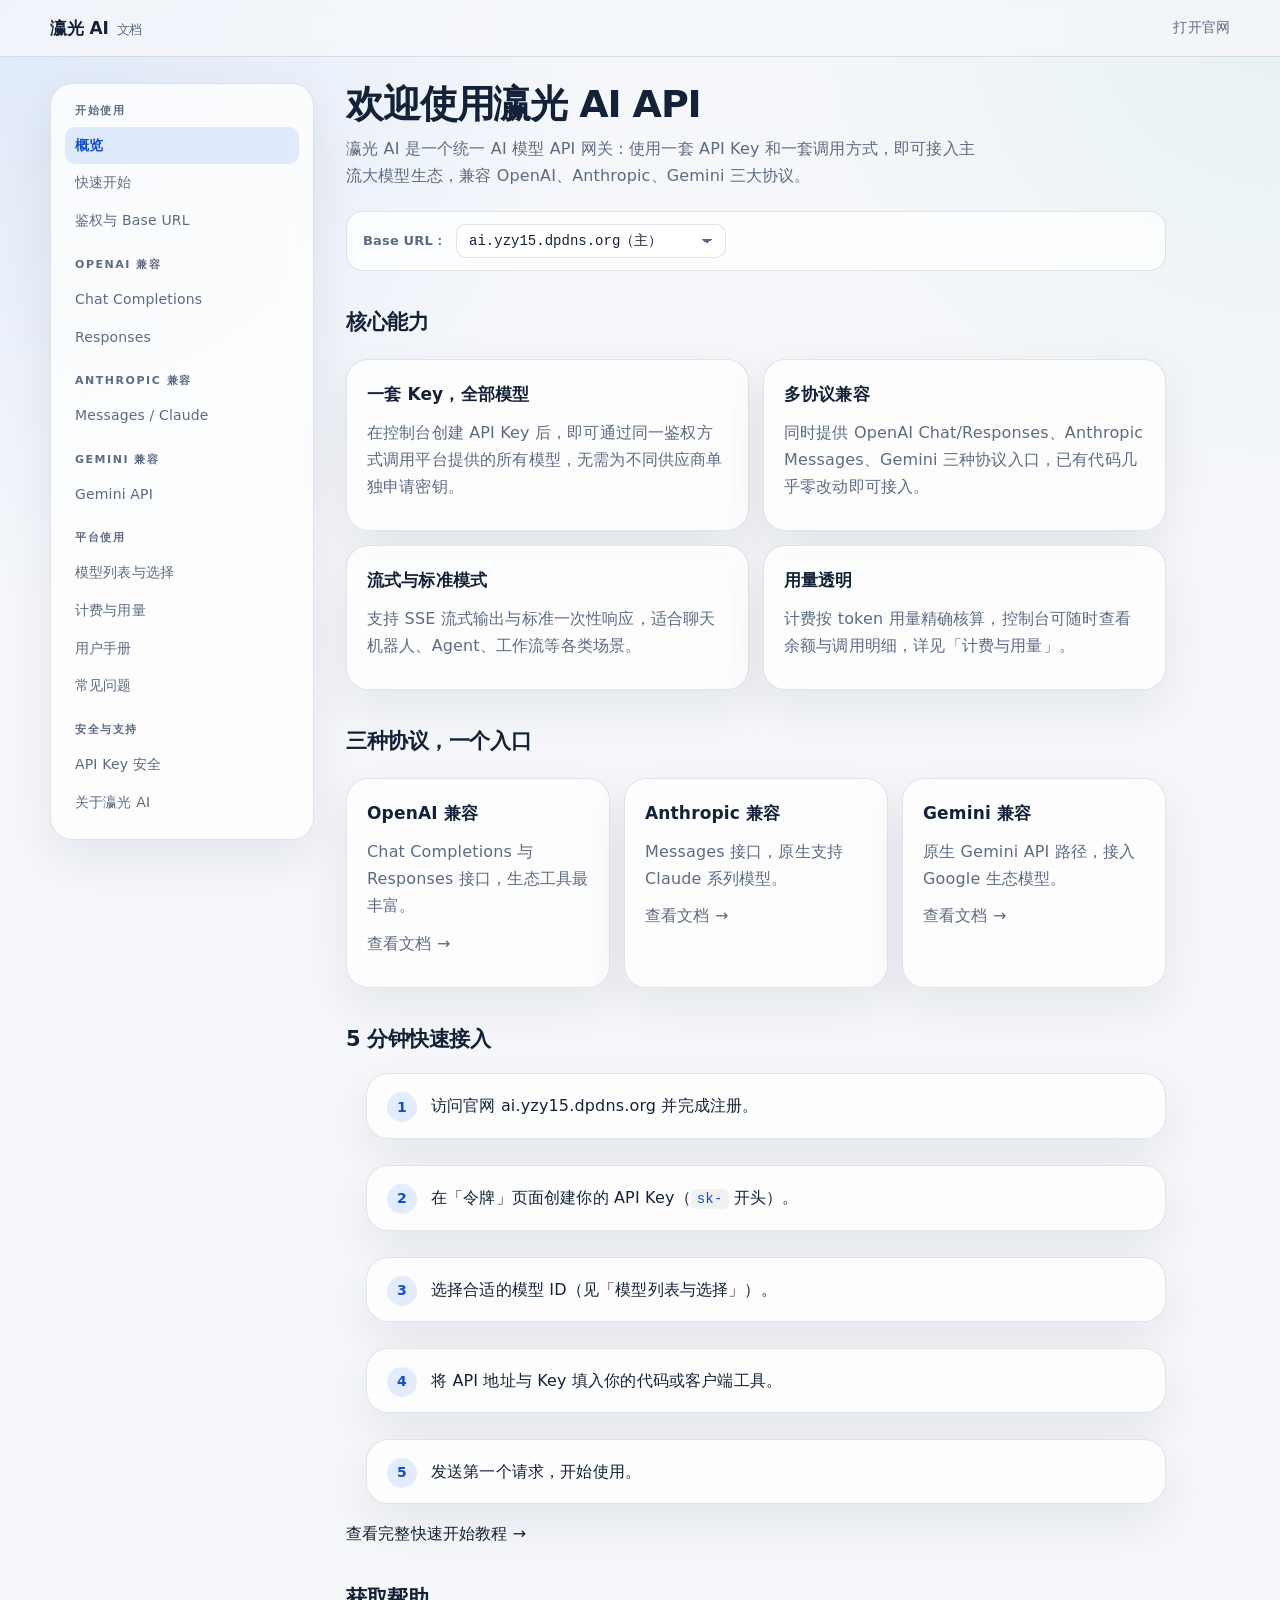
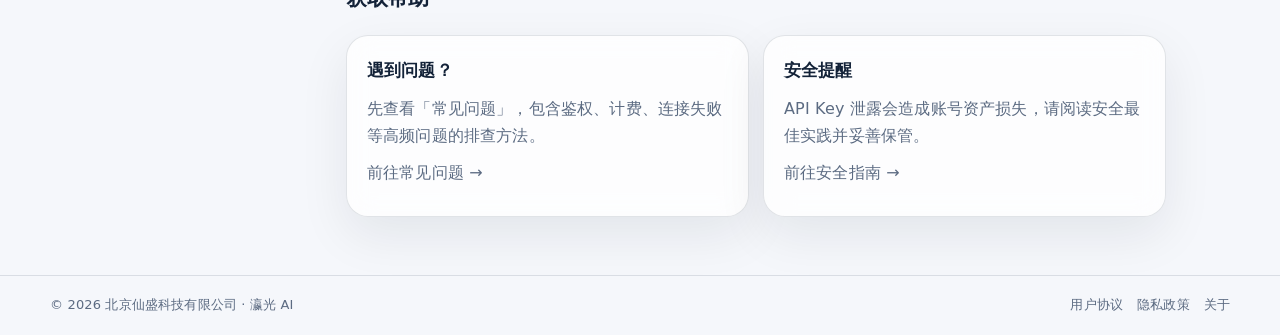
<file: index.html>
<!doctype html>
<html lang="zh-CN">
<head>
  <meta charset="utf-8">
  <meta name="viewport" content="width=device-width, initial-scale=1">
  <meta name="color-scheme" content="light dark">
  <meta name="description" content="瀛光 AI API 文档——统一兼容 OpenAI、Anthropic、Gemini 协议的 AI 模型 API 网关。">
  <title>文档概览 | 瀛光 AI</title>
  <link rel="stylesheet" href="assets/style.css">
</head>
<body data-page="index">
  <header class="docs-topbar">
    <div class="docs-topbar-inner">
      <a class="brand-link" href="index.html">瀛光 AI<span>文档</span></a>
      <div class="topbar-actions">
        <a class="topbar-link" href="https://ai.yzy15.dpdns.org" target="_blank" rel="noreferrer">打开官网</a>
        <button class="docs-menu-btn" type="button" aria-expanded="false">导航</button>
      </div>
    </div>
  </header>

  <div class="docs-layout">
    <div class="backdrop"></div>
    <aside class="docs-sidebar" id="docsSidebar" aria-label="文档导航">
      <div class="docs-sidebar-head"><span>文档导航</span><button class="docs-close-btn" type="button" aria-label="关闭导航">×</button></div>
      <nav>
        <div class="nav-group">
          <div class="nav-group-title">开始使用</div>
          <a href="index.html" data-nav-page="index">概览</a>
          <a href="quickstart.html" data-nav-page="quickstart">快速开始</a>
          <a href="authentication.html" data-nav-page="authentication">鉴权与 Base URL</a>
        </div>
        <div class="nav-group">
          <div class="nav-group-title">OpenAI 兼容</div>
          <a href="openai-chat.html" data-nav-page="openai-chat">Chat Completions</a>
          <a href="openai-responses.html" data-nav-page="openai-responses">Responses</a>
        </div>
        <div class="nav-group">
          <div class="nav-group-title">Anthropic 兼容</div>
          <a href="anthropic.html" data-nav-page="anthropic">Messages / Claude</a>
        </div>
        <div class="nav-group">
          <div class="nav-group-title">Gemini 兼容</div>
          <a href="gemini.html" data-nav-page="gemini">Gemini API</a>
        </div>
        <div class="nav-group">
          <div class="nav-group-title">平台使用</div>
          <a href="models.html" data-nav-page="models">模型列表与选择</a>
          <a href="billing.html" data-nav-page="billing">计费与用量</a>
          <a href="user-guide.html" data-nav-page="user-guide">用户手册</a>
          <a href="faq.html" data-nav-page="faq">常见问题</a>
        </div>
        <div class="nav-group">
          <div class="nav-group-title">安全与支持</div>
          <a href="security.html" data-nav-page="security">API Key 安全</a>
          <a href="about.html" data-nav-page="about">关于瀛光 AI</a>
        </div>
      </nav>
    </aside>

    <main class="docs-main">
      <div class="docs-content">
        <h1>欢迎使用瀛光 AI API</h1>
        <p class="lead">瀛光 AI 是一个统一 AI 模型 API 网关：使用一套 API Key 和一套调用方式，即可接入主流大模型生态，兼容 OpenAI、Anthropic、Gemini 三大协议。</p>

        <div class="base-url-picker" id="baseUrlPicker">
          <label for="baseUrlSelect">Base URL：</label>
          <select id="baseUrlSelect" aria-label="选择 API 地址">
            <option value="https://ai.yzy15.dpdns.org">ai.yzy15.dpdns.org（主）</option>
            <option value="https://aio.yzy15.dpdns.org">aio.yzy15.dpdns.org（备）</option>
            <option value="https://aicn.yzy15.dpdns.org">aicn.yzy15.dpdns.org（CN2）</option>
          </select>
        </div>

        <h2>核心能力</h2>
        <div class="docs-grid cols-2">
          <div class="docs-card">
            <h3>一套 Key，全部模型</h3>
            <p>在控制台创建 API Key 后，即可通过同一鉴权方式调用平台提供的所有模型，无需为不同供应商单独申请密钥。</p>
          </div>
          <div class="docs-card">
            <h3>多协议兼容</h3>
            <p>同时提供 OpenAI Chat/Responses、Anthropic Messages、Gemini 三种协议入口，已有代码几乎零改动即可接入。</p>
          </div>
          <div class="docs-card">
            <h3>流式与标准模式</h3>
            <p>支持 SSE 流式输出与标准一次性响应，适合聊天机器人、Agent、工作流等各类场景。</p>
          </div>
          <div class="docs-card">
            <h3>用量透明</h3>
            <p>计费按 token 用量精确核算，控制台可随时查看余额与调用明细，详见「计费与用量」。</p>
          </div>
        </div>

        <h2>三种协议，一个入口</h2>
        <div class="docs-grid cols-3">
          <div class="docs-card">
            <h3>OpenAI 兼容</h3>
            <p>Chat Completions 与 Responses 接口，生态工具最丰富。</p>
            <p><a href="openai-chat.html">查看文档 →</a></p>
          </div>
          <div class="docs-card">
            <h3>Anthropic 兼容</h3>
            <p>Messages 接口，原生支持 Claude 系列模型。</p>
            <p><a href="anthropic.html">查看文档 →</a></p>
          </div>
          <div class="docs-card">
            <h3>Gemini 兼容</h3>
            <p>原生 Gemini API 路径，接入 Google 生态模型。</p>
            <p><a href="gemini.html">查看文档 →</a></p>
          </div>
        </div>

        <h2>5 分钟快速接入</h2>
        <ol class="docs-steps">
          <li>访问官网 <a href="https://ai.yzy15.dpdns.org" target="_blank" rel="noreferrer">ai.yzy15.dpdns.org</a> 并完成注册。</li>
          <li>在「令牌」页面创建你的 API Key（<code>sk-</code> 开头）。</li>
          <li>选择合适的模型 ID（见「模型列表与选择」）。</li>
          <li>将 API 地址与 Key 填入你的代码或客户端工具。</li>
          <li>发送第一个请求，开始使用。</li>
        </ol>
        <p><a href="quickstart.html">查看完整快速开始教程 →</a></p>

        <h2>获取帮助</h2>
        <div class="docs-grid cols-2">
          <div class="docs-card">
            <h3>遇到问题？</h3>
            <p>先查看「常见问题」，包含鉴权、计费、连接失败等高频问题的排查方法。</p>
            <p><a href="faq.html">前往常见问题 →</a></p>
          </div>
          <div class="docs-card">
            <h3>安全提醒</h3>
            <p>API Key 泄露会造成账号资产损失，请阅读安全最佳实践并妥善保管。</p>
            <p><a href="security.html">前往安全指南 →</a></p>
          </div>
        </div>
      </div>
    </main>
  </div>

  <footer class="docs-footer">
    <div class="docs-footer-inner">
      <span>© 2026 北京仙盛科技有限公司 · 瀛光 AI</span>
      <div class="footer-links">
        <a href="用户协议.txt">用户协议</a>
        <a href="隐私政策.txt">隐私政策</a>
        <a href="about.html">关于</a>
      </div>
    </div>
  </footer>
  <script src="assets/docs.js"></script>
</body>
</html>
</file>
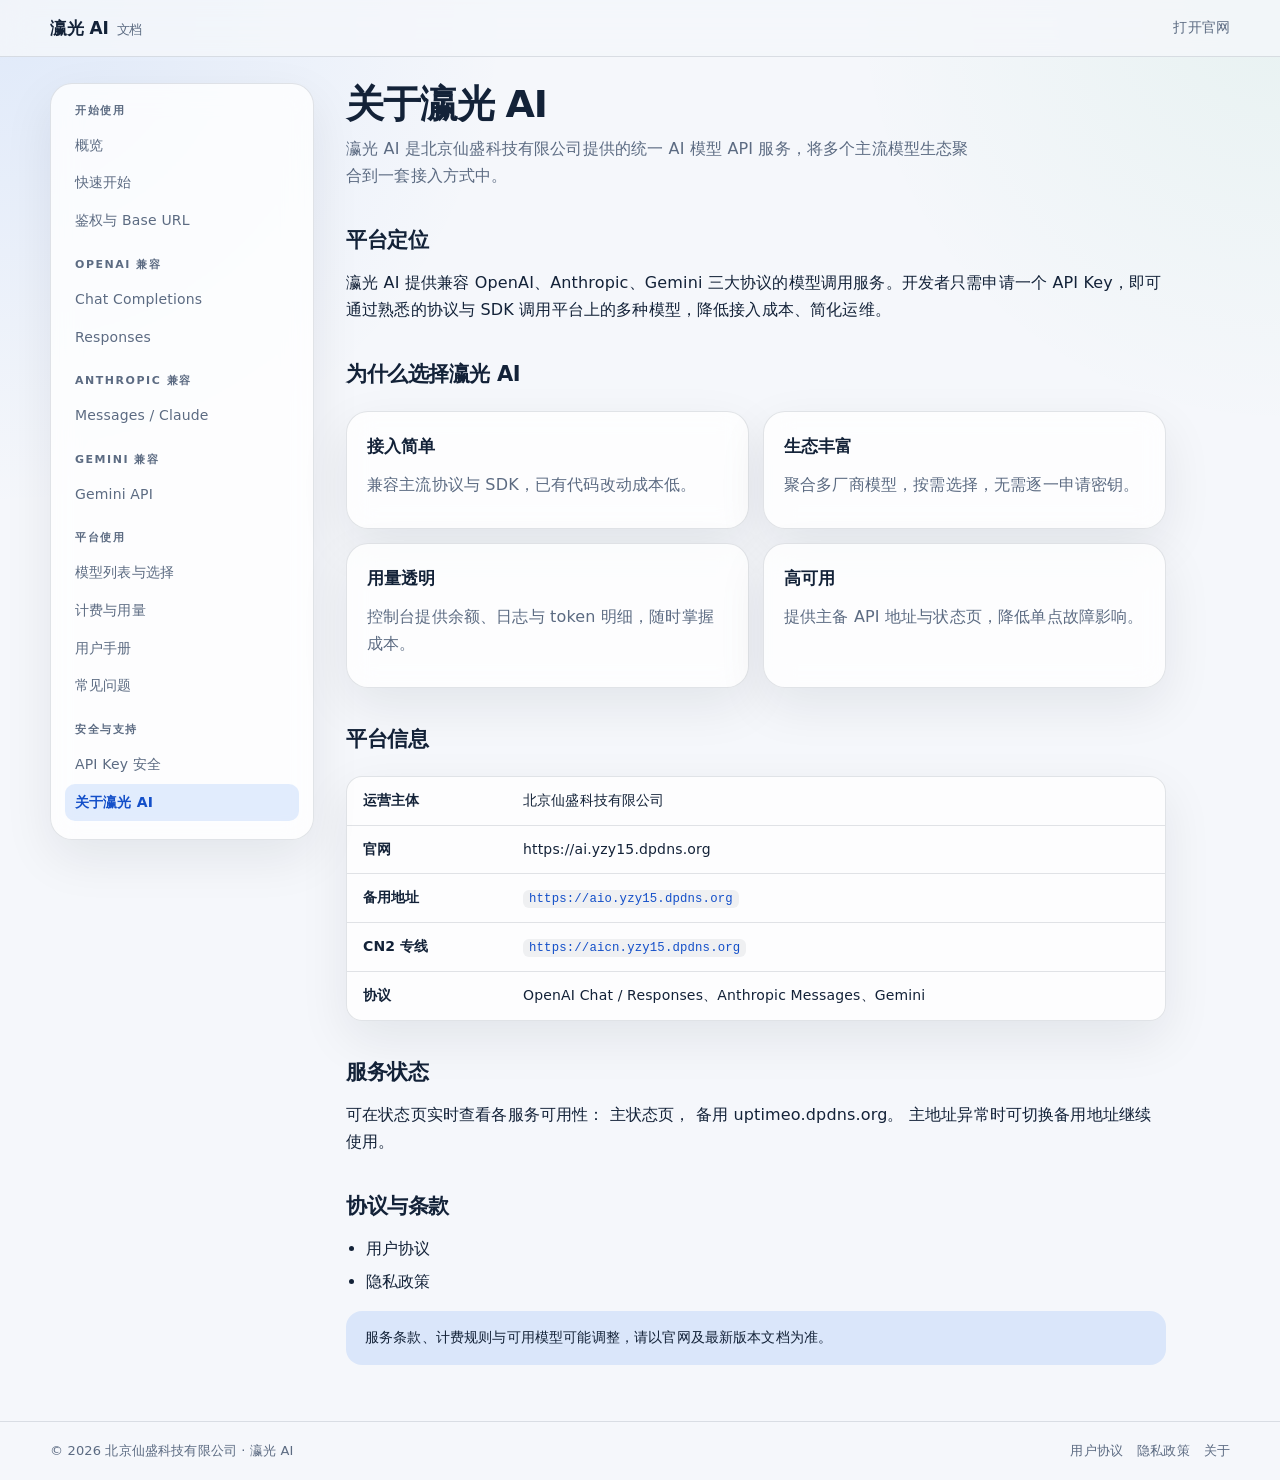
<file: about.html>
<!doctype html>
<html lang="zh-CN">
<head>
  <meta charset="utf-8">
  <meta name="viewport" content="width=device-width, initial-scale=1">
  <meta name="color-scheme" content="light dark">
  <meta name="description" content="关于瀛光 AI——统一 AI 模型 API 网关平台。">
  <title>关于瀛光 AI | 文档</title>
  <link rel="stylesheet" href="assets/style.css">
</head>
<body data-page="about">
  <header class="docs-topbar">
    <div class="docs-topbar-inner">
      <a class="brand-link" href="index.html">瀛光 AI<span>文档</span></a>
      <div class="topbar-actions">
        <a class="topbar-link" href="https://ai.yzy15.dpdns.org" target="_blank" rel="noreferrer">打开官网</a>
        <button class="docs-menu-btn" type="button" aria-expanded="false">导航</button>
      </div>
    </div>
  </header>

  <div class="docs-layout">
    <div class="backdrop"></div>
    <aside class="docs-sidebar" id="docsSidebar" aria-label="文档导航">
      <div class="docs-sidebar-head"><span>文档导航</span><button class="docs-close-btn" type="button" aria-label="关闭导航">×</button></div>
      <nav>
        <div class="nav-group">
          <div class="nav-group-title">开始使用</div>
          <a href="index.html" data-nav-page="index">概览</a>
          <a href="quickstart.html" data-nav-page="quickstart">快速开始</a>
          <a href="authentication.html" data-nav-page="authentication">鉴权与 Base URL</a>
        </div>
        <div class="nav-group">
          <div class="nav-group-title">OpenAI 兼容</div>
          <a href="openai-chat.html" data-nav-page="openai-chat">Chat Completions</a>
          <a href="openai-responses.html" data-nav-page="openai-responses">Responses</a>
        </div>
        <div class="nav-group">
          <div class="nav-group-title">Anthropic 兼容</div>
          <a href="anthropic.html" data-nav-page="anthropic">Messages / Claude</a>
        </div>
        <div class="nav-group">
          <div class="nav-group-title">Gemini 兼容</div>
          <a href="gemini.html" data-nav-page="gemini">Gemini API</a>
        </div>
        <div class="nav-group">
          <div class="nav-group-title">平台使用</div>
          <a href="models.html" data-nav-page="models">模型列表与选择</a>
          <a href="billing.html" data-nav-page="billing">计费与用量</a>
          <a href="user-guide.html" data-nav-page="user-guide">用户手册</a>
          <a href="faq.html" data-nav-page="faq">常见问题</a>
        </div>
        <div class="nav-group">
          <div class="nav-group-title">安全与支持</div>
          <a href="security.html" data-nav-page="security">API Key 安全</a>
          <a href="about.html" data-nav-page="about">关于瀛光 AI</a>
        </div>
      </nav>
    </aside>

    <main class="docs-main">
      <div class="docs-content">
        <h1>关于瀛光 AI</h1>
        <p class="lead">瀛光 AI 是北京仙盛科技有限公司提供的统一 AI 模型 API 服务，将多个主流模型生态聚合到一套接入方式中。</p>

        <h2>平台定位</h2>
        <p>瀛光 AI 提供兼容 OpenAI、Anthropic、Gemini 三大协议的模型调用服务。开发者只需申请一个 API Key，即可通过熟悉的协议与 SDK 调用平台上的多种模型，降低接入成本、简化运维。</p>

        <h2>为什么选择瀛光 AI</h2>
        <div class="docs-grid cols-2">
          <div class="docs-card">
            <h3>接入简单</h3>
            <p>兼容主流协议与 SDK，已有代码改动成本低。</p>
          </div>
          <div class="docs-card">
            <h3>生态丰富</h3>
            <p>聚合多厂商模型，按需选择，无需逐一申请密钥。</p>
          </div>
          <div class="docs-card">
            <h3>用量透明</h3>
            <p>控制台提供余额、日志与 token 明细，随时掌握成本。</p>
          </div>
          <div class="docs-card">
            <h3>高可用</h3>
            <p>提供主备 API 地址与状态页，降低单点故障影响。</p>
          </div>
        </div>

        <h2>平台信息</h2>
        <div class="docs-table-wrap">
          <table class="docs-table">
            <tbody>
              <tr><td style="width:160px"><strong>运营主体</strong></td><td>北京仙盛科技有限公司</td></tr>
              <tr><td><strong>官网</strong></td><td><a href="https://ai.yzy15.dpdns.org" target="_blank" rel="noreferrer">https://ai.yzy15.dpdns.org</a></td></tr>
              <tr><td><strong>备用地址</strong></td><td><code>https://aio.yzy15.dpdns.org</code></td></tr>
              <tr><td><strong>CN2 专线</strong></td><td><code>https://aicn.yzy15.dpdns.org</code></td></tr>
              <tr><td><strong>协议</strong></td><td>OpenAI Chat / Responses、Anthropic Messages、Gemini</td></tr>
            </tbody>
          </table>
        </div>

        <h2>服务状态</h2>
        <p>可在状态页实时查看各服务可用性：
          <a href="https://uptime.yzy15.dpdns.org/status/cffofetrti" target="_blank" rel="noreferrer">主状态页</a>，
          备用 <a href="https://uptimeo.dpdns.org/status/cffofetrti" target="_blank" rel="noreferrer">uptimeo.dpdns.org</a>。
          主地址异常时可切换备用地址继续使用。</p>

        <h2>协议与条款</h2>
        <ul>
          <li><a href="用户协议.txt">用户协议</a></li>
          <li><a href="隐私政策.txt">隐私政策</a></li>
        </ul>
        <div class="docs-callout info">服务条款、计费规则与可用模型可能调整，请以官网及最新版本文档为准。</div>
      </div>
    </main>
  </div>

  <footer class="docs-footer">
    <div class="docs-footer-inner">
      <span>© 2026 北京仙盛科技有限公司 · 瀛光 AI</span>
      <div class="footer-links">
        <a href="用户协议.txt">用户协议</a>
        <a href="隐私政策.txt">隐私政策</a>
        <a href="about.html">关于</a>
      </div>
    </div>
  </footer>
  <script src="assets/docs.js"></script>
</body>
</html>
</file>
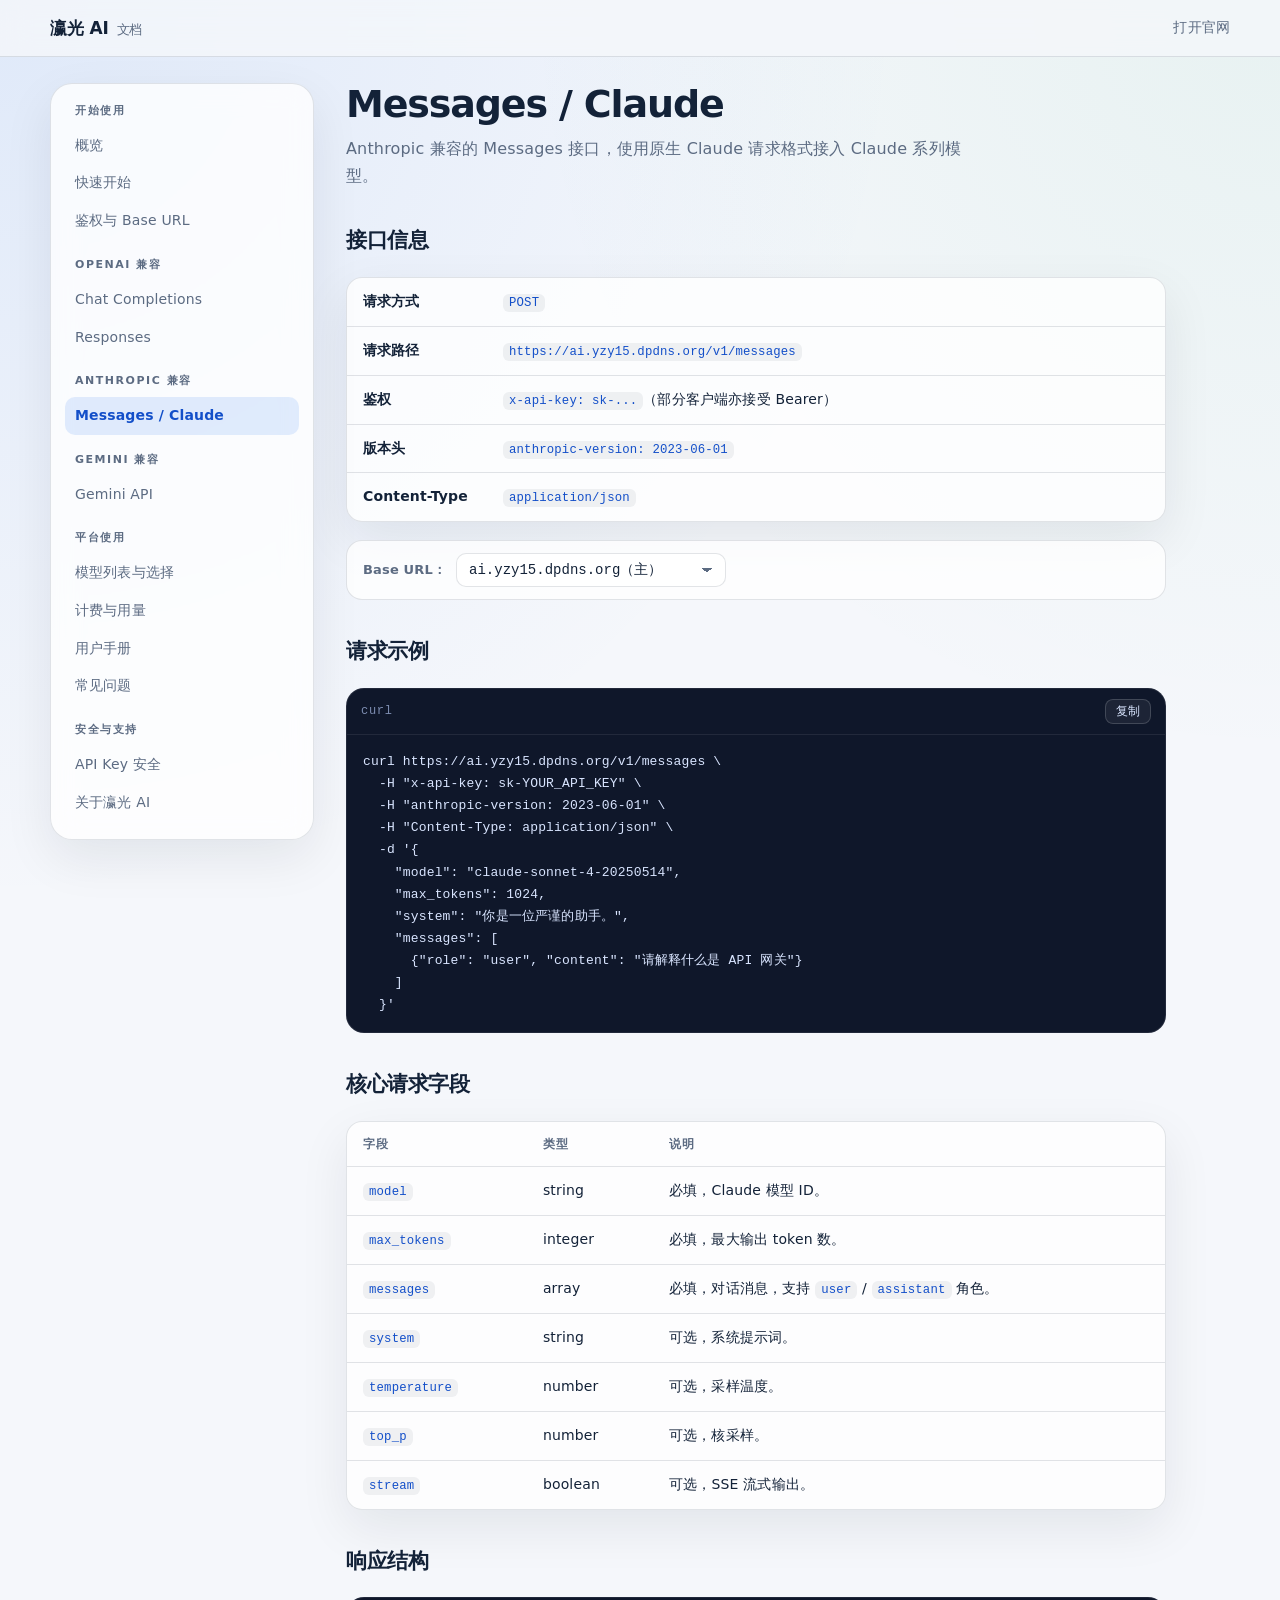
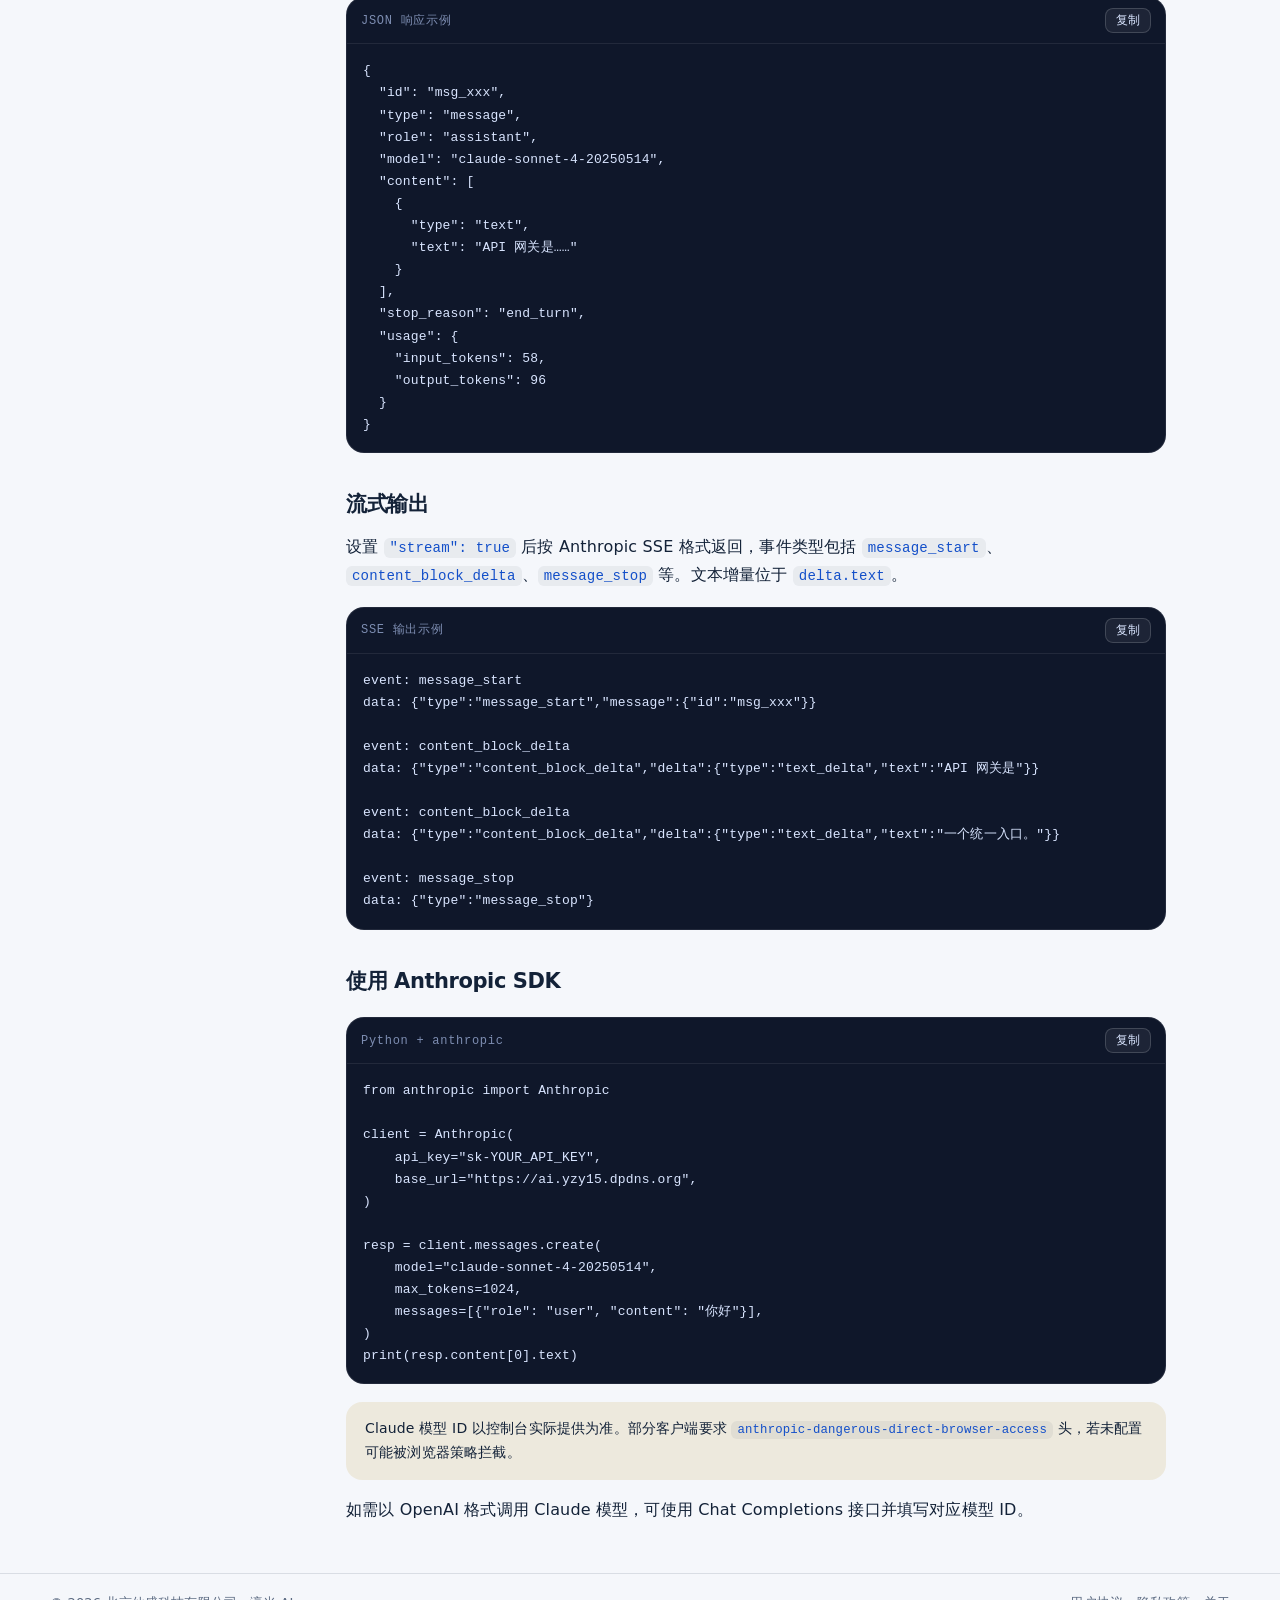
<file: anthropic.html>
<!doctype html>
<html lang="zh-CN">
<head>
  <meta charset="utf-8">
  <meta name="viewport" content="width=device-width, initial-scale=1">
  <meta name="color-scheme" content="light dark">
  <meta name="description" content="瀛光 AI Anthropic 兼容 Messages 接口文档（Claude 系列模型）。">
  <title>Messages / Claude | 瀛光 AI 文档</title>
  <link rel="stylesheet" href="assets/style.css">
</head>
<body data-page="anthropic">
  <header class="docs-topbar">
    <div class="docs-topbar-inner">
      <a class="brand-link" href="index.html">瀛光 AI<span>文档</span></a>
      <div class="topbar-actions">
        <a class="topbar-link" href="https://ai.yzy15.dpdns.org" target="_blank" rel="noreferrer">打开官网</a>
        <button class="docs-menu-btn" type="button" aria-expanded="false">导航</button>
      </div>
    </div>
  </header>

  <div class="docs-layout">
    <div class="backdrop"></div>
    <aside class="docs-sidebar" id="docsSidebar" aria-label="文档导航">
      <div class="docs-sidebar-head"><span>文档导航</span><button class="docs-close-btn" type="button" aria-label="关闭导航">×</button></div>
      <nav>
        <div class="nav-group">
          <div class="nav-group-title">开始使用</div>
          <a href="index.html" data-nav-page="index">概览</a>
          <a href="quickstart.html" data-nav-page="quickstart">快速开始</a>
          <a href="authentication.html" data-nav-page="authentication">鉴权与 Base URL</a>
        </div>
        <div class="nav-group">
          <div class="nav-group-title">OpenAI 兼容</div>
          <a href="openai-chat.html" data-nav-page="openai-chat">Chat Completions</a>
          <a href="openai-responses.html" data-nav-page="openai-responses">Responses</a>
        </div>
        <div class="nav-group">
          <div class="nav-group-title">Anthropic 兼容</div>
          <a href="anthropic.html" data-nav-page="anthropic">Messages / Claude</a>
        </div>
        <div class="nav-group">
          <div class="nav-group-title">Gemini 兼容</div>
          <a href="gemini.html" data-nav-page="gemini">Gemini API</a>
        </div>
        <div class="nav-group">
          <div class="nav-group-title">平台使用</div>
          <a href="models.html" data-nav-page="models">模型列表与选择</a>
          <a href="billing.html" data-nav-page="billing">计费与用量</a>
          <a href="user-guide.html" data-nav-page="user-guide">用户手册</a>
          <a href="faq.html" data-nav-page="faq">常见问题</a>
        </div>
        <div class="nav-group">
          <div class="nav-group-title">安全与支持</div>
          <a href="security.html" data-nav-page="security">API Key 安全</a>
          <a href="about.html" data-nav-page="about">关于瀛光 AI</a>
        </div>
      </nav>
    </aside>

    <main class="docs-main">
      <div class="docs-content">
        <h1>Messages / Claude</h1>
        <p class="lead">Anthropic 兼容的 Messages 接口，使用原生 Claude 请求格式接入 Claude 系列模型。</p>

        <h2>接口信息</h2>
        <div class="docs-table-wrap">
          <table class="docs-table">
            <tbody>
              <tr><td style="width:140px"><strong>请求方式</strong></td><td><code>POST</code></td></tr>
              <tr><td><strong>请求路径</strong></td><td><code><span class="base-url-value">https://ai.yzy15.dpdns.org</span>/v1/messages</code></td></tr>
              <tr><td><strong>鉴权</strong></td><td><code>x-api-key: sk-...</code>（部分客户端亦接受 Bearer）</td></tr>
              <tr><td><strong>版本头</strong></td><td><code>anthropic-version: 2023-06-01</code></td></tr>
              <tr><td><strong>Content-Type</strong></td><td><code>application/json</code></td></tr>
            </tbody>
          </table>
        </div>
        <div class="base-url-picker" id="baseUrlPicker">
          <label for="baseUrlSelect">Base URL：</label>
          <select id="baseUrlSelect" aria-label="选择 API 地址">
            <option value="https://ai.yzy15.dpdns.org">ai.yzy15.dpdns.org（主）</option>
            <option value="https://aio.yzy15.dpdns.org">aio.yzy15.dpdns.org（备）</option>
            <option value="https://aicn.yzy15.dpdns.org">aicn.yzy15.dpdns.org（CN2）</option>
          </select>
        </div>

        <h2>请求示例</h2>
        <div class="code-shell">
          <div class="code-head"><span class="code-label">curl</span><button class="copy-btn" type="button">复制</button></div>
<pre><code>curl <span class="base-url-value">https://ai.yzy15.dpdns.org</span>/v1/messages \
  -H "x-api-key: sk-YOUR_API_KEY" \
  -H "anthropic-version: 2023-06-01" \
  -H "Content-Type: application/json" \
  -d '{
    "model": "claude-sonnet-4-20250514",
    "max_tokens": 1024,
    "system": "你是一位严谨的助手。",
    "messages": [
      {"role": "user", "content": "请解释什么是 API 网关"}
    ]
  }'</code></pre>
        </div>

        <h2>核心请求字段</h2>
        <div class="docs-table-wrap">
          <table class="docs-table">
            <thead>
              <tr><th>字段</th><th>类型</th><th>说明</th></tr>
            </thead>
            <tbody>
              <tr><td><code>model</code></td><td>string</td><td>必填，Claude 模型 ID。</td></tr>
              <tr><td><code>max_tokens</code></td><td>integer</td><td>必填，最大输出 token 数。</td></tr>
              <tr><td><code>messages</code></td><td>array</td><td>必填，对话消息，支持 <code>user</code> / <code>assistant</code> 角色。</td></tr>
              <tr><td><code>system</code></td><td>string</td><td>可选，系统提示词。</td></tr>
              <tr><td><code>temperature</code></td><td>number</td><td>可选，采样温度。</td></tr>
              <tr><td><code>top_p</code></td><td>number</td><td>可选，核采样。</td></tr>
              <tr><td><code>stream</code></td><td>boolean</td><td>可选，SSE 流式输出。</td></tr>
            </tbody>
          </table>
        </div>

        <h2>响应结构</h2>
        <div class="code-shell">
          <div class="code-head"><span class="code-label">JSON 响应示例</span><button class="copy-btn" type="button">复制</button></div>
<pre><code>{
  "id": "msg_xxx",
  "type": "message",
  "role": "assistant",
  "model": "claude-sonnet-4-20250514",
  "content": [
    {
      "type": "text",
      "text": "API 网关是……"
    }
  ],
  "stop_reason": "end_turn",
  "usage": {
    "input_tokens": 58,
    "output_tokens": 96
  }
}</code></pre>
        </div>

        <h2>流式输出</h2>
        <p>设置 <code>"stream": true</code> 后按 Anthropic SSE 格式返回，事件类型包括 <code>message_start</code>、<code>content_block_delta</code>、<code>message_stop</code> 等。文本增量位于 <code>delta.text</code>。</p>
        <div class="code-shell">
          <div class="code-head"><span class="code-label">SSE 输出示例</span><button class="copy-btn" type="button">复制</button></div>
<pre><code>event: message_start
data: {"type":"message_start","message":{"id":"msg_xxx"}}

event: content_block_delta
data: {"type":"content_block_delta","delta":{"type":"text_delta","text":"API 网关是"}}

event: content_block_delta
data: {"type":"content_block_delta","delta":{"type":"text_delta","text":"一个统一入口。"}}

event: message_stop
data: {"type":"message_stop"}</code></pre>
        </div>

        <h2>使用 Anthropic SDK</h2>
        <div class="code-shell">
          <div class="code-head"><span class="code-label">Python + anthropic</span><button class="copy-btn" type="button">复制</button></div>
<pre><code>from anthropic import Anthropic

client = Anthropic(
    api_key="sk-YOUR_API_KEY",
    base_url="<span class="base-url-value">https://ai.yzy15.dpdns.org</span>",
)

resp = client.messages.create(
    model="claude-sonnet-4-20250514",
    max_tokens=1024,
    messages=[{"role": "user", "content": "你好"}],
)
print(resp.content[0].text)</code></pre>
        </div>

        <div class="docs-callout warning">Claude 模型 ID 以控制台实际提供为准。部分客户端要求 <code>anthropic-dangerous-direct-browser-access</code> 头，若未配置可能被浏览器策略拦截。</div>
        <p>如需以 OpenAI 格式调用 Claude 模型，可使用 <a href="openai-chat.html">Chat Completions</a> 接口并填写对应模型 ID。</p>
      </div>
    </main>
  </div>

  <footer class="docs-footer">
    <div class="docs-footer-inner">
      <span>© 2026 北京仙盛科技有限公司 · 瀛光 AI</span>
      <div class="footer-links">
        <a href="用户协议.txt">用户协议</a>
        <a href="隐私政策.txt">隐私政策</a>
        <a href="about.html">关于</a>
      </div>
    </div>
  </footer>
  <script src="assets/docs.js"></script>
</body>
</html>
</file>
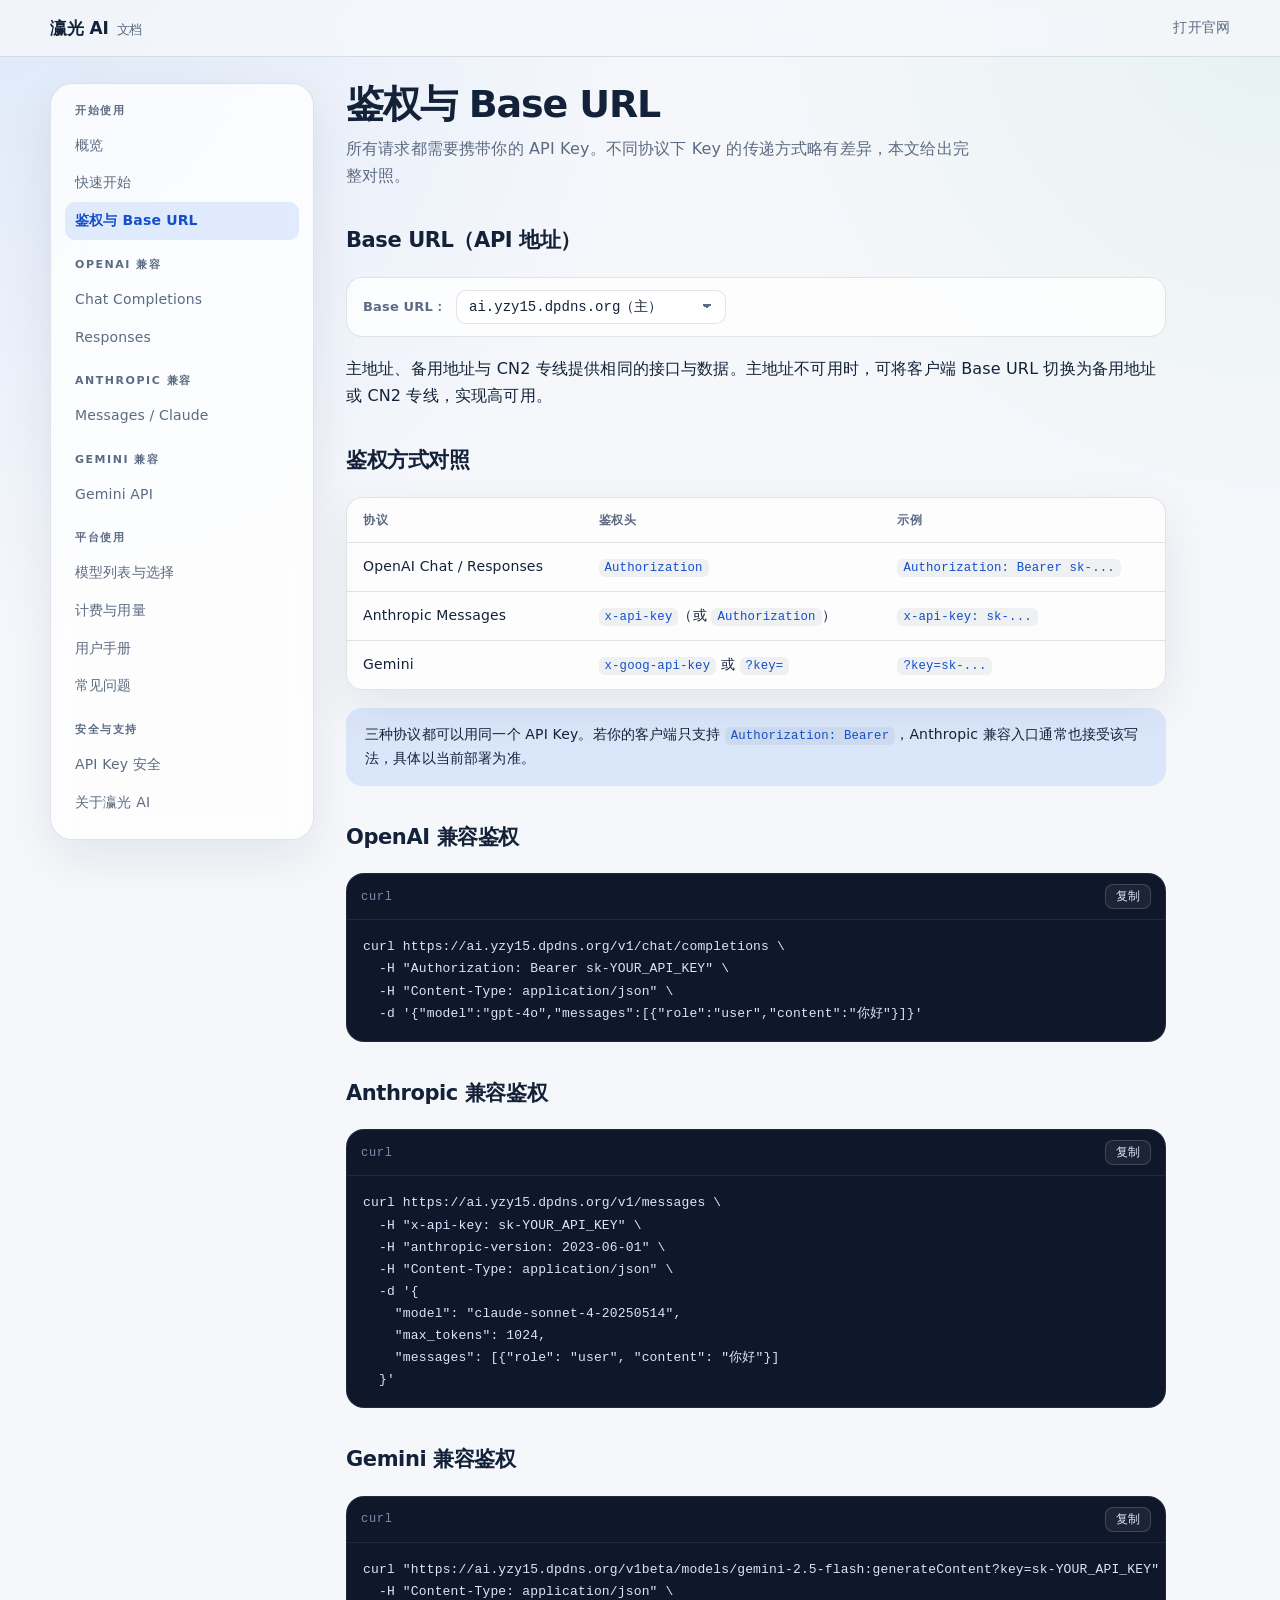
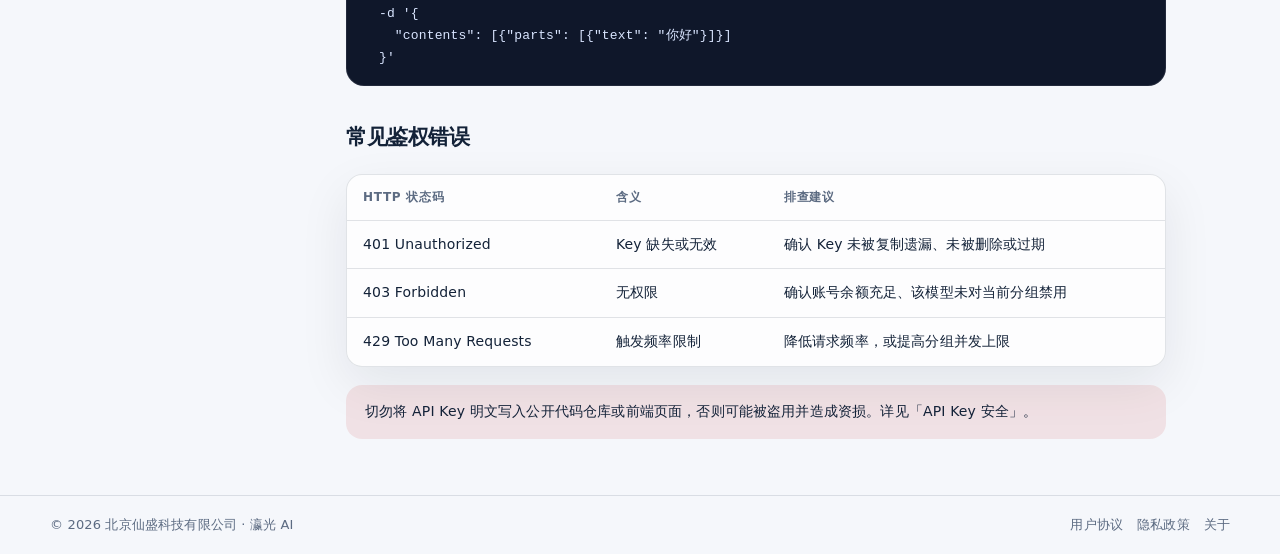
<file: authentication.html>
<!doctype html>
<html lang="zh-CN">
<head>
  <meta charset="utf-8">
  <meta name="viewport" content="width=device-width, initial-scale=1">
  <meta name="color-scheme" content="light dark">
  <meta name="description" content="瀛光 AI 鉴权方式与 API 地址（Base URL）说明。">
  <title>鉴权与 Base URL | 瀛光 AI 文档</title>
  <link rel="stylesheet" href="assets/style.css">
</head>
<body data-page="authentication">
  <header class="docs-topbar">
    <div class="docs-topbar-inner">
      <a class="brand-link" href="index.html">瀛光 AI<span>文档</span></a>
      <div class="topbar-actions">
        <a class="topbar-link" href="https://ai.yzy15.dpdns.org" target="_blank" rel="noreferrer">打开官网</a>
        <button class="docs-menu-btn" type="button" aria-expanded="false">导航</button>
      </div>
    </div>
  </header>

  <div class="docs-layout">
    <div class="backdrop"></div>
    <aside class="docs-sidebar" id="docsSidebar" aria-label="文档导航">
      <div class="docs-sidebar-head"><span>文档导航</span><button class="docs-close-btn" type="button" aria-label="关闭导航">×</button></div>
      <nav>
        <div class="nav-group">
          <div class="nav-group-title">开始使用</div>
          <a href="index.html" data-nav-page="index">概览</a>
          <a href="quickstart.html" data-nav-page="quickstart">快速开始</a>
          <a href="authentication.html" data-nav-page="authentication">鉴权与 Base URL</a>
        </div>
        <div class="nav-group">
          <div class="nav-group-title">OpenAI 兼容</div>
          <a href="openai-chat.html" data-nav-page="openai-chat">Chat Completions</a>
          <a href="openai-responses.html" data-nav-page="openai-responses">Responses</a>
        </div>
        <div class="nav-group">
          <div class="nav-group-title">Anthropic 兼容</div>
          <a href="anthropic.html" data-nav-page="anthropic">Messages / Claude</a>
        </div>
        <div class="nav-group">
          <div class="nav-group-title">Gemini 兼容</div>
          <a href="gemini.html" data-nav-page="gemini">Gemini API</a>
        </div>
        <div class="nav-group">
          <div class="nav-group-title">平台使用</div>
          <a href="models.html" data-nav-page="models">模型列表与选择</a>
          <a href="billing.html" data-nav-page="billing">计费与用量</a>
          <a href="user-guide.html" data-nav-page="user-guide">用户手册</a>
          <a href="faq.html" data-nav-page="faq">常见问题</a>
        </div>
        <div class="nav-group">
          <div class="nav-group-title">安全与支持</div>
          <a href="security.html" data-nav-page="security">API Key 安全</a>
          <a href="about.html" data-nav-page="about">关于瀛光 AI</a>
        </div>
      </nav>
    </aside>

    <main class="docs-main">
      <div class="docs-content">
        <h1>鉴权与 Base URL</h1>
        <p class="lead">所有请求都需要携带你的 API Key。不同协议下 Key 的传递方式略有差异，本文给出完整对照。</p>

        <h2>Base URL（API 地址）</h2>
        <div class="base-url-picker" id="baseUrlPicker">
          <label for="baseUrlSelect">Base URL：</label>
          <select id="baseUrlSelect" aria-label="选择 API 地址">
            <option value="https://ai.yzy15.dpdns.org">ai.yzy15.dpdns.org（主）</option>
            <option value="https://aio.yzy15.dpdns.org">aio.yzy15.dpdns.org（备）</option>
            <option value="https://aicn.yzy15.dpdns.org">aicn.yzy15.dpdns.org（CN2）</option>
          </select>
        </div>
        <p>主地址、备用地址与 CN2 专线提供相同的接口与数据。主地址不可用时，可将客户端 Base URL 切换为备用地址或 CN2 专线，实现高可用。</p>

        <h2>鉴权方式对照</h2>
        <div class="docs-table-wrap">
          <table class="docs-table">
            <thead>
              <tr><th>协议</th><th>鉴权头</th><th>示例</th></tr>
            </thead>
            <tbody>
              <tr>
                <td>OpenAI Chat / Responses</td>
                <td><code>Authorization</code></td>
                <td><code>Authorization: Bearer sk-...</code></td>
              </tr>
              <tr>
                <td>Anthropic Messages</td>
                <td><code>x-api-key</code>（或 <code>Authorization</code>）</td>
                <td><code>x-api-key: sk-...</code></td>
              </tr>
              <tr>
                <td>Gemini</td>
                <td><code>x-goog-api-key</code> 或 <code>?key=</code></td>
                <td><code>?key=sk-...</code></td>
              </tr>
            </tbody>
          </table>
        </div>
        <div class="docs-callout info">三种协议都可以用同一个 API Key。若你的客户端只支持 <code>Authorization: Bearer</code>，Anthropic 兼容入口通常也接受该写法，具体以当前部署为准。</div>

        <h2>OpenAI 兼容鉴权</h2>
        <div class="code-shell">
          <div class="code-head"><span class="code-label">curl</span><button class="copy-btn" type="button">复制</button></div>
<pre><code>curl <span class="base-url-value">https://ai.yzy15.dpdns.org</span>/v1/chat/completions \
  -H "Authorization: Bearer sk-YOUR_API_KEY" \
  -H "Content-Type: application/json" \
  -d '{"model":"gpt-4o","messages":[{"role":"user","content":"你好"}]}'</code></pre>
        </div>

        <h2>Anthropic 兼容鉴权</h2>
        <div class="code-shell">
          <div class="code-head"><span class="code-label">curl</span><button class="copy-btn" type="button">复制</button></div>
<pre><code>curl <span class="base-url-value">https://ai.yzy15.dpdns.org</span>/v1/messages \
  -H "x-api-key: sk-YOUR_API_KEY" \
  -H "anthropic-version: 2023-06-01" \
  -H "Content-Type: application/json" \
  -d '{
    "model": "claude-sonnet-4-20250514",
    "max_tokens": 1024,
    "messages": [{"role": "user", "content": "你好"}]
  }'</code></pre>
        </div>

        <h2>Gemini 兼容鉴权</h2>
        <div class="code-shell">
          <div class="code-head"><span class="code-label">curl</span><button class="copy-btn" type="button">复制</button></div>
<pre><code>curl "<span class="base-url-value">https://ai.yzy15.dpdns.org</span>/v1beta/models/gemini-2.5-flash:generateContent?key=sk-YOUR_API_KEY" \
  -H "Content-Type: application/json" \
  -d '{
    "contents": [{"parts": [{"text": "你好"}]}]
  }'</code></pre>
        </div>

        <h2>常见鉴权错误</h2>
        <div class="docs-table-wrap">
          <table class="docs-table">
            <thead>
              <tr><th>HTTP 状态码</th><th>含义</th><th>排查建议</th></tr>
            </thead>
            <tbody>
              <tr><td>401 Unauthorized</td><td>Key 缺失或无效</td><td>确认 Key 未被复制遗漏、未被删除或过期</td></tr>
              <tr><td>403 Forbidden</td><td>无权限</td><td>确认账号余额充足、该模型未对当前分组禁用</td></tr>
              <tr><td>429 Too Many Requests</td><td>触发频率限制</td><td>降低请求频率，或提高分组并发上限</td></tr>
            </tbody>
          </table>
        </div>

        <div class="docs-callout danger">切勿将 API Key 明文写入公开代码仓库或前端页面，否则可能被盗用并造成资损。详见「API Key 安全」。</div>
      </div>
    </main>
  </div>

  <footer class="docs-footer">
    <div class="docs-footer-inner">
      <span>© 2026 北京仙盛科技有限公司 · 瀛光 AI</span>
      <div class="footer-links">
        <a href="用户协议.txt">用户协议</a>
        <a href="隐私政策.txt">隐私政策</a>
        <a href="about.html">关于</a>
      </div>
    </div>
  </footer>
  <script src="assets/docs.js"></script>
</body>
</html>
</file>
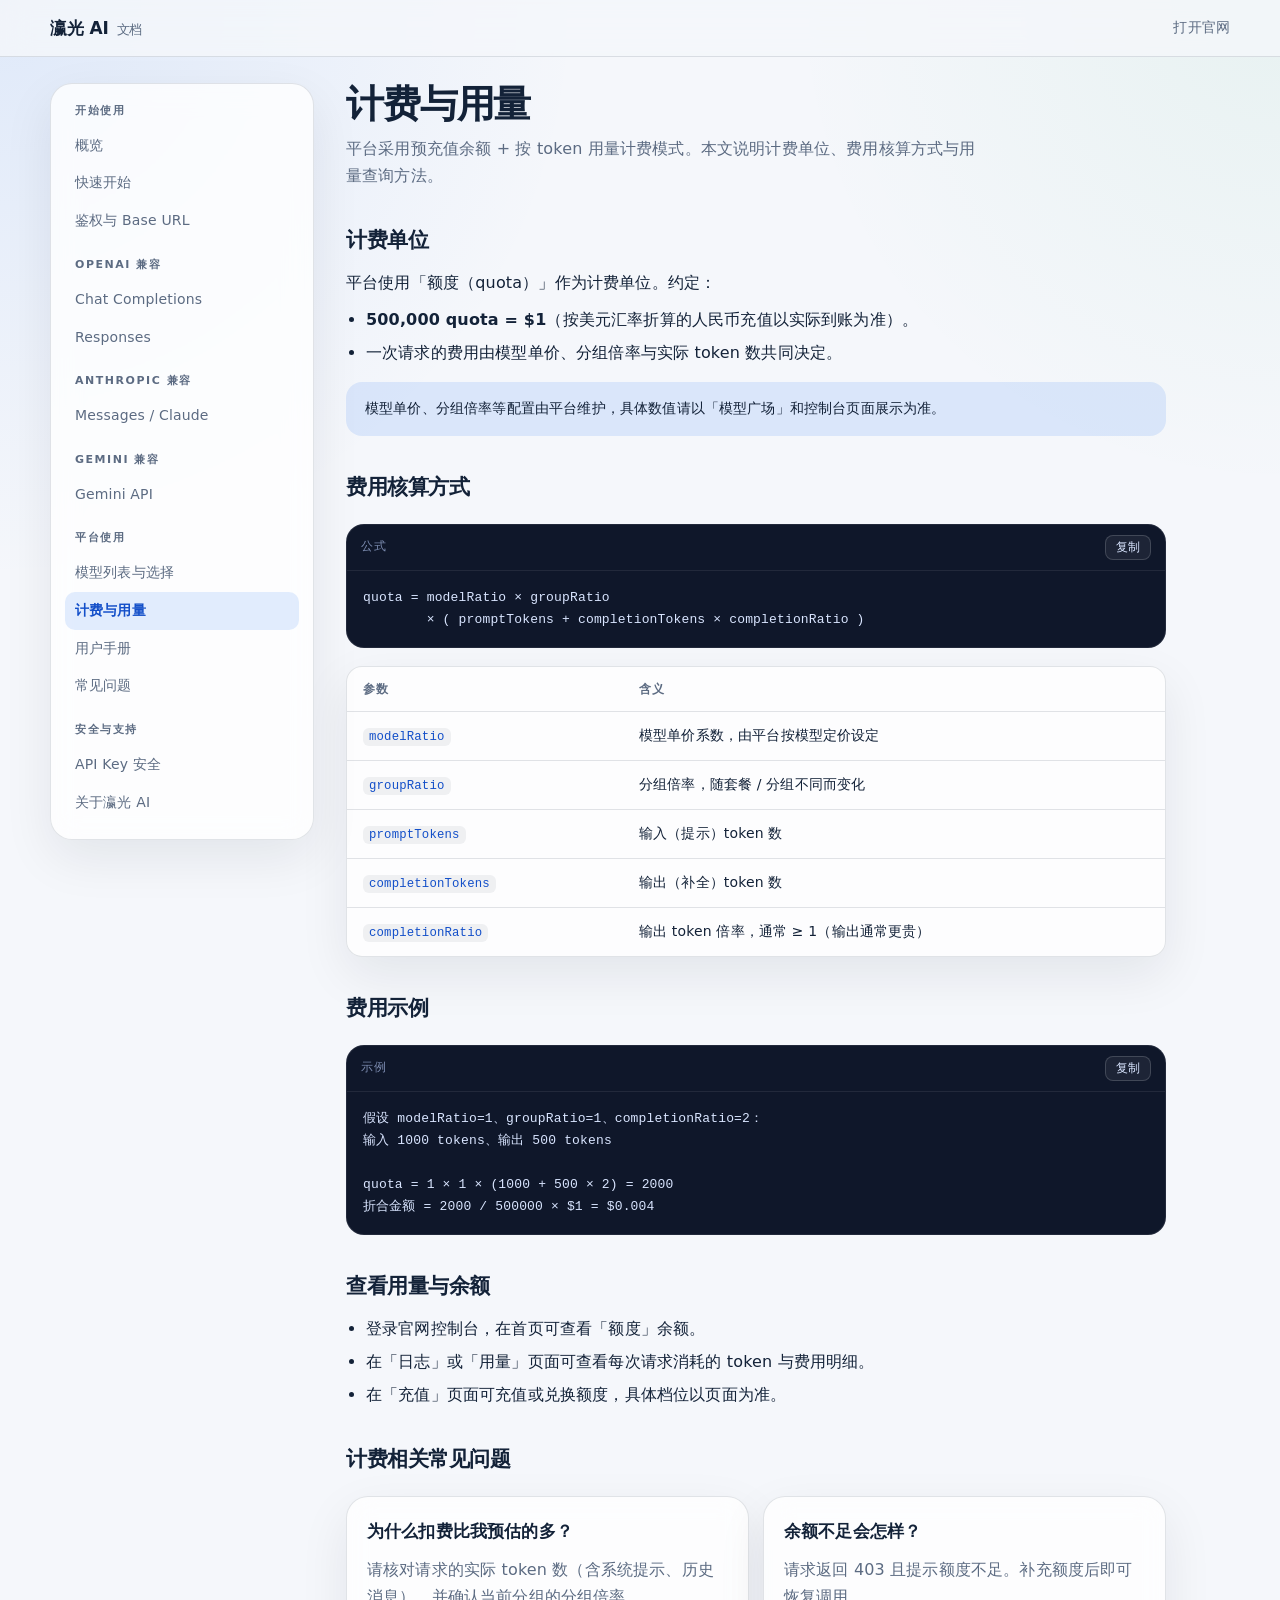
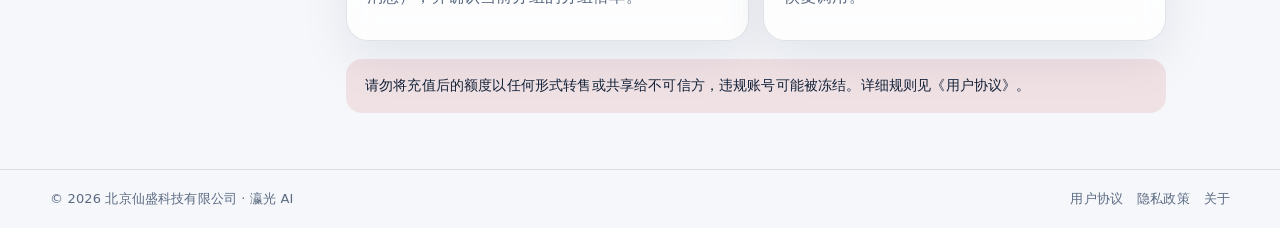
<file: billing.html>
<!doctype html>
<html lang="zh-CN">
<head>
  <meta charset="utf-8">
  <meta name="viewport" content="width=device-width, initial-scale=1">
  <meta name="color-scheme" content="light dark">
  <meta name="description" content="瀛光 AI 计费与用量说明。">
  <title>计费与用量 | 瀛光 AI 文档</title>
  <link rel="stylesheet" href="assets/style.css">
</head>
<body data-page="billing">
  <header class="docs-topbar">
    <div class="docs-topbar-inner">
      <a class="brand-link" href="index.html">瀛光 AI<span>文档</span></a>
      <div class="topbar-actions">
        <a class="topbar-link" href="https://ai.yzy15.dpdns.org" target="_blank" rel="noreferrer">打开官网</a>
        <button class="docs-menu-btn" type="button" aria-expanded="false">导航</button>
      </div>
    </div>
  </header>

  <div class="docs-layout">
    <div class="backdrop"></div>
    <aside class="docs-sidebar" id="docsSidebar" aria-label="文档导航">
      <div class="docs-sidebar-head"><span>文档导航</span><button class="docs-close-btn" type="button" aria-label="关闭导航">×</button></div>
      <nav>
        <div class="nav-group">
          <div class="nav-group-title">开始使用</div>
          <a href="index.html" data-nav-page="index">概览</a>
          <a href="quickstart.html" data-nav-page="quickstart">快速开始</a>
          <a href="authentication.html" data-nav-page="authentication">鉴权与 Base URL</a>
        </div>
        <div class="nav-group">
          <div class="nav-group-title">OpenAI 兼容</div>
          <a href="openai-chat.html" data-nav-page="openai-chat">Chat Completions</a>
          <a href="openai-responses.html" data-nav-page="openai-responses">Responses</a>
        </div>
        <div class="nav-group">
          <div class="nav-group-title">Anthropic 兼容</div>
          <a href="anthropic.html" data-nav-page="anthropic">Messages / Claude</a>
        </div>
        <div class="nav-group">
          <div class="nav-group-title">Gemini 兼容</div>
          <a href="gemini.html" data-nav-page="gemini">Gemini API</a>
        </div>
        <div class="nav-group">
          <div class="nav-group-title">平台使用</div>
          <a href="models.html" data-nav-page="models">模型列表与选择</a>
          <a href="billing.html" data-nav-page="billing">计费与用量</a>
          <a href="user-guide.html" data-nav-page="user-guide">用户手册</a>
          <a href="faq.html" data-nav-page="faq">常见问题</a>
        </div>
        <div class="nav-group">
          <div class="nav-group-title">安全与支持</div>
          <a href="security.html" data-nav-page="security">API Key 安全</a>
          <a href="about.html" data-nav-page="about">关于瀛光 AI</a>
        </div>
      </nav>
    </aside>

    <main class="docs-main">
      <div class="docs-content">
        <h1>计费与用量</h1>
        <p class="lead">平台采用预充值余额 + 按 token 用量计费模式。本文说明计费单位、费用核算方式与用量查询方法。</p>

        <h2>计费单位</h2>
        <p>平台使用「额度（quota）」作为计费单位。约定：</p>
        <ul>
          <li><strong>500,000 quota = $1</strong>（按美元汇率折算的人民币充值以实际到账为准）。</li>
          <li>一次请求的费用由模型单价、分组倍率与实际 token 数共同决定。</li>
        </ul>
        <div class="docs-callout info">模型单价、分组倍率等配置由平台维护，具体数值请以「模型广场」和控制台页面展示为准。</div>

        <h2>费用核算方式</h2>
        <div class="code-shell">
          <div class="code-head"><span class="code-label">公式</span><button class="copy-btn" type="button">复制</button></div>
<pre><code>quota = modelRatio × groupRatio
        × ( promptTokens + completionTokens × completionRatio )</code></pre>
        </div>
        <div class="docs-table-wrap">
          <table class="docs-table">
            <thead>
              <tr><th>参数</th><th>含义</th></tr>
            </thead>
            <tbody>
              <tr><td><code>modelRatio</code></td><td>模型单价系数，由平台按模型定价设定</td></tr>
              <tr><td><code>groupRatio</code></td><td>分组倍率，随套餐 / 分组不同而变化</td></tr>
              <tr><td><code>promptTokens</code></td><td>输入（提示）token 数</td></tr>
              <tr><td><code>completionTokens</code></td><td>输出（补全）token 数</td></tr>
              <tr><td><code>completionRatio</code></td><td>输出 token 倍率，通常 ≥ 1（输出通常更贵）</td></tr>
            </tbody>
          </table>
        </div>

        <h2>费用示例</h2>
        <div class="code-shell">
          <div class="code-head"><span class="code-label">示例</span><button class="copy-btn" type="button">复制</button></div>
<pre><code>假设 modelRatio=1、groupRatio=1、completionRatio=2：
输入 1000 tokens、输出 500 tokens

quota = 1 × 1 × (1000 + 500 × 2) = 2000
折合金额 = 2000 / 500000 × $1 = $0.004</code></pre>
        </div>

        <h2>查看用量与余额</h2>
        <ul>
          <li>登录官网控制台，在首页可查看「额度」余额。</li>
          <li>在「日志」或「用量」页面可查看每次请求消耗的 token 与费用明细。</li>
          <li>在「充值」页面可充值或兑换额度，具体档位以页面为准。</li>
        </ul>

        <h2>计费相关常见问题</h2>
        <div class="docs-grid cols-2">
          <div class="docs-card">
            <h3>为什么扣费比我预估的多？</h3>
            <p>请核对请求的实际 token 数（含系统提示、历史消息），并确认当前分组的分组倍率。</p>
          </div>
          <div class="docs-card">
            <h3>余额不足会怎样？</h3>
            <p>请求返回 403 且提示额度不足。补充额度后即可恢复调用。</p>
          </div>
        </div>

        <div class="docs-callout danger">请勿将充值后的额度以任何形式转售或共享给不可信方，违规账号可能被冻结。详细规则见《用户协议》。</div>
      </div>
    </main>
  </div>

  <footer class="docs-footer">
    <div class="docs-footer-inner">
      <span>© 2026 北京仙盛科技有限公司 · 瀛光 AI</span>
      <div class="footer-links">
        <a href="用户协议.txt">用户协议</a>
        <a href="隐私政策.txt">隐私政策</a>
        <a href="about.html">关于</a>
      </div>
    </div>
  </footer>
  <script src="assets/docs.js"></script>
</body>
</html>
</file>
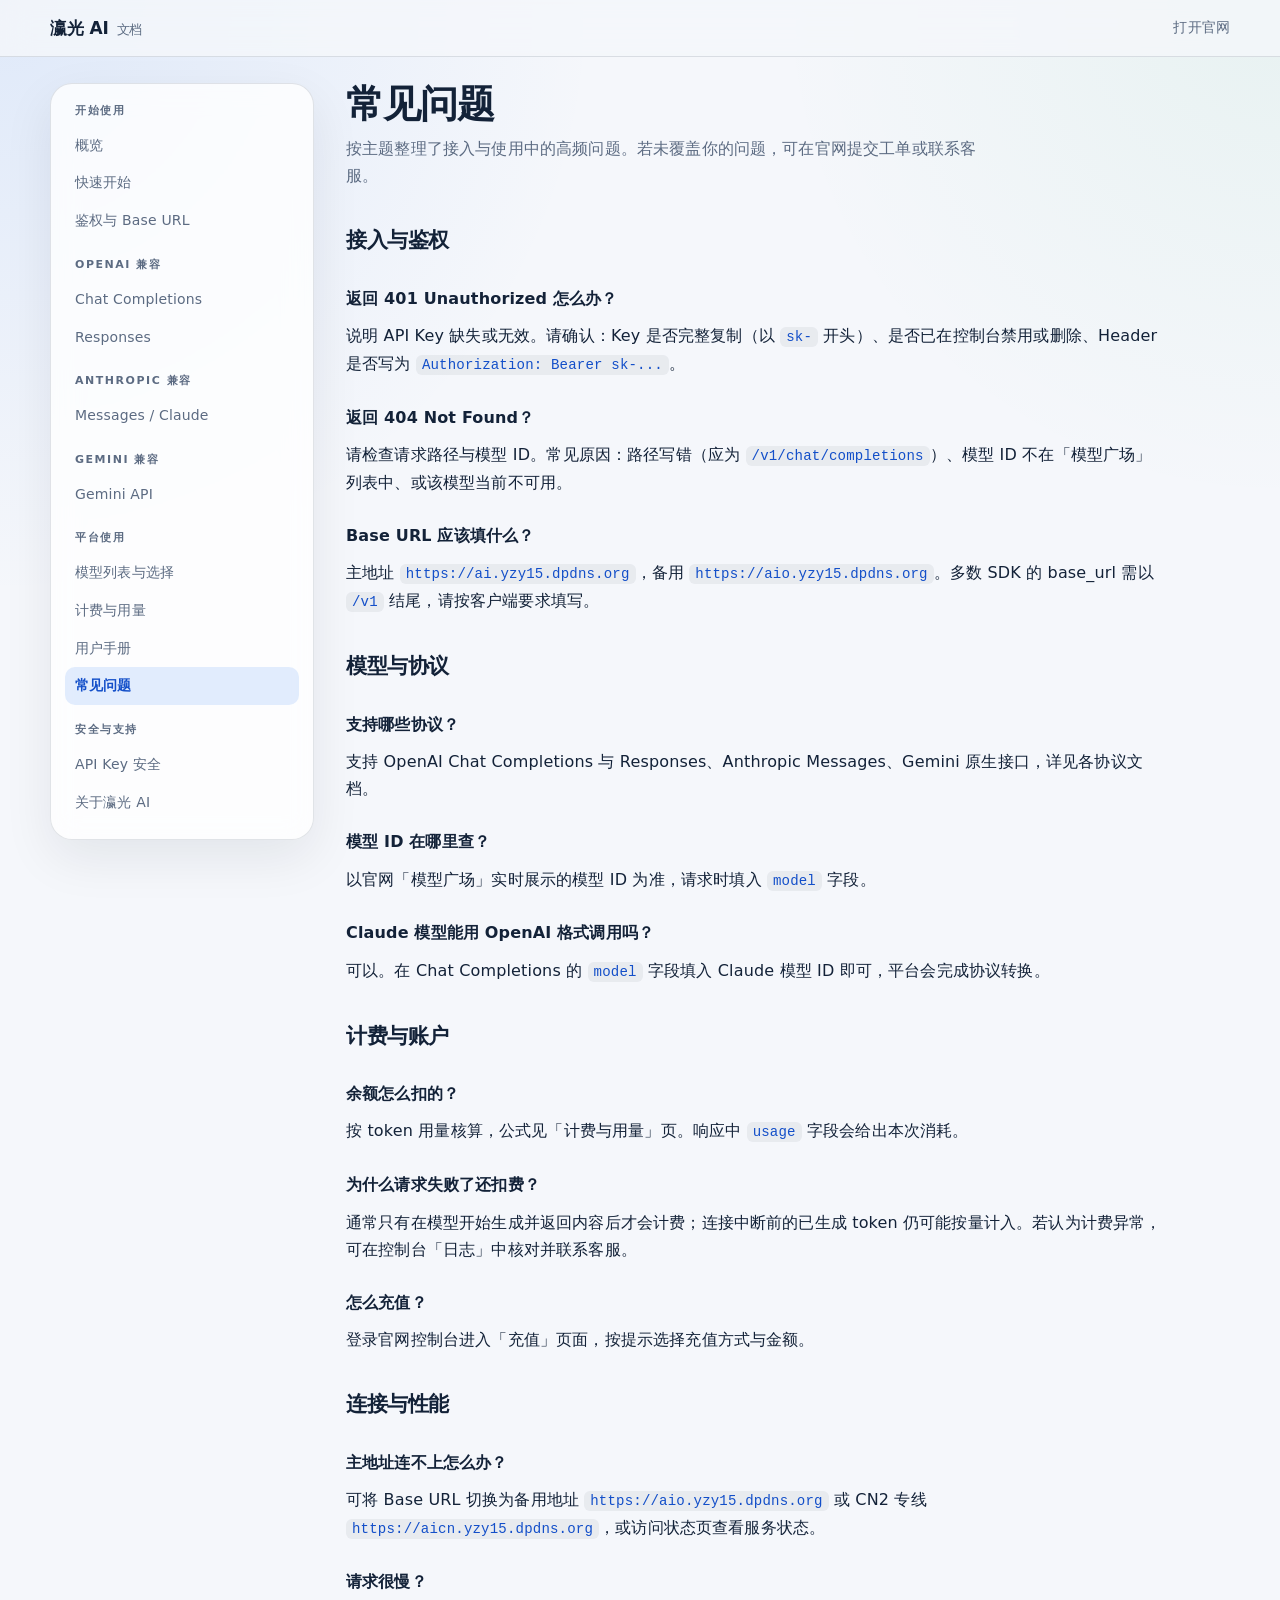
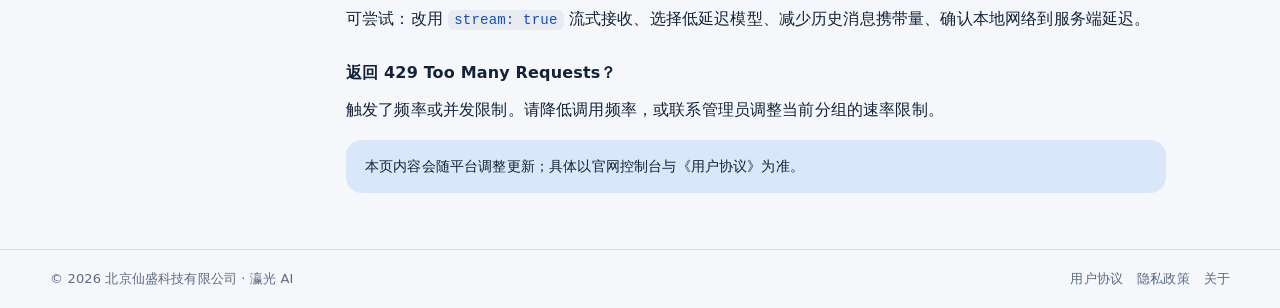
<file: faq.html>
<!doctype html>
<html lang="zh-CN">
<head>
  <meta charset="utf-8">
  <meta name="viewport" content="width=device-width, initial-scale=1">
  <meta name="color-scheme" content="light dark">
  <meta name="description" content="瀛光 AI 常见问题解答。">
  <title>常见问题 | 瀛光 AI 文档</title>
  <link rel="stylesheet" href="assets/style.css">
</head>
<body data-page="faq">
  <header class="docs-topbar">
    <div class="docs-topbar-inner">
      <a class="brand-link" href="index.html">瀛光 AI<span>文档</span></a>
      <div class="topbar-actions">
        <a class="topbar-link" href="https://ai.yzy15.dpdns.org" target="_blank" rel="noreferrer">打开官网</a>
        <button class="docs-menu-btn" type="button" aria-expanded="false">导航</button>
      </div>
    </div>
  </header>

  <div class="docs-layout">
    <div class="backdrop"></div>
    <aside class="docs-sidebar" id="docsSidebar" aria-label="文档导航">
      <div class="docs-sidebar-head"><span>文档导航</span><button class="docs-close-btn" type="button" aria-label="关闭导航">×</button></div>
      <nav>
        <div class="nav-group">
          <div class="nav-group-title">开始使用</div>
          <a href="index.html" data-nav-page="index">概览</a>
          <a href="quickstart.html" data-nav-page="quickstart">快速开始</a>
          <a href="authentication.html" data-nav-page="authentication">鉴权与 Base URL</a>
        </div>
        <div class="nav-group">
          <div class="nav-group-title">OpenAI 兼容</div>
          <a href="openai-chat.html" data-nav-page="openai-chat">Chat Completions</a>
          <a href="openai-responses.html" data-nav-page="openai-responses">Responses</a>
        </div>
        <div class="nav-group">
          <div class="nav-group-title">Anthropic 兼容</div>
          <a href="anthropic.html" data-nav-page="anthropic">Messages / Claude</a>
        </div>
        <div class="nav-group">
          <div class="nav-group-title">Gemini 兼容</div>
          <a href="gemini.html" data-nav-page="gemini">Gemini API</a>
        </div>
        <div class="nav-group">
          <div class="nav-group-title">平台使用</div>
          <a href="models.html" data-nav-page="models">模型列表与选择</a>
          <a href="billing.html" data-nav-page="billing">计费与用量</a>
          <a href="user-guide.html" data-nav-page="user-guide">用户手册</a>
          <a href="faq.html" data-nav-page="faq">常见问题</a>
        </div>
        <div class="nav-group">
          <div class="nav-group-title">安全与支持</div>
          <a href="security.html" data-nav-page="security">API Key 安全</a>
          <a href="about.html" data-nav-page="about">关于瀛光 AI</a>
        </div>
      </nav>
    </aside>

    <main class="docs-main">
      <div class="docs-content">
        <h1>常见问题</h1>
        <p class="lead">按主题整理了接入与使用中的高频问题。若未覆盖你的问题，可在官网提交工单或联系客服。</p>

        <h2>接入与鉴权</h2>
        <h3>返回 401 Unauthorized 怎么办？</h3>
        <p>说明 API Key 缺失或无效。请确认：Key 是否完整复制（以 <code>sk-</code> 开头）、是否已在控制台禁用或删除、Header 是否写为 <code>Authorization: Bearer sk-...</code>。</p>

        <h3>返回 404 Not Found？</h3>
        <p>请检查请求路径与模型 ID。常见原因：路径写错（应为 <code>/v1/chat/completions</code>）、模型 ID 不在「模型广场」列表中、或该模型当前不可用。</p>

        <h3>Base URL 应该填什么？</h3>
        <p>主地址 <code>https://ai.yzy15.dpdns.org</code>，备用 <code>https://aio.yzy15.dpdns.org</code>。多数 SDK 的 base_url 需以 <code>/v1</code> 结尾，请按客户端要求填写。</p>

        <h2>模型与协议</h2>
        <h3>支持哪些协议？</h3>
        <p>支持 OpenAI Chat Completions 与 Responses、Anthropic Messages、Gemini 原生接口，详见各协议文档。</p>

        <h3>模型 ID 在哪里查？</h3>
        <p>以官网「模型广场」实时展示的模型 ID 为准，请求时填入 <code>model</code> 字段。</p>

        <h3>Claude 模型能用 OpenAI 格式调用吗？</h3>
        <p>可以。在 Chat Completions 的 <code>model</code> 字段填入 Claude 模型 ID 即可，平台会完成协议转换。</p>

        <h2>计费与账户</h2>
        <h3>余额怎么扣的？</h3>
        <p>按 token 用量核算，公式见「计费与用量」页。响应中 <code>usage</code> 字段会给出本次消耗。</p>

        <h3>为什么请求失败了还扣费？</h3>
        <p>通常只有在模型开始生成并返回内容后才会计费；连接中断前的已生成 token 仍可能按量计入。若认为计费异常，可在控制台「日志」中核对并联系客服。</p>

        <h3>怎么充值？</h3>
        <p>登录官网控制台进入「充值」页面，按提示选择充值方式与金额。</p>

        <h2>连接与性能</h2>
        <h3>主地址连不上怎么办？</h3>
        <p>可将 Base URL 切换为备用地址 <code>https://aio.yzy15.dpdns.org</code> 或 CN2 专线 <code>https://aicn.yzy15.dpdns.org</code>，或访问状态页查看服务状态。</p>

        <h3>请求很慢？</h3>
        <p>可尝试：改用 <code>stream: true</code> 流式接收、选择低延迟模型、减少历史消息携带量、确认本地网络到服务端延迟。</p>

        <h3>返回 429 Too Many Requests？</h3>
        <p>触发了频率或并发限制。请降低调用频率，或联系管理员调整当前分组的速率限制。</p>

        <div class="docs-callout info">本页内容会随平台调整更新；具体以官网控制台与《用户协议》为准。</div>
      </div>
    </main>
  </div>

  <footer class="docs-footer">
    <div class="docs-footer-inner">
      <span>© 2026 北京仙盛科技有限公司 · 瀛光 AI</span>
      <div class="footer-links">
        <a href="用户协议.txt">用户协议</a>
        <a href="隐私政策.txt">隐私政策</a>
        <a href="about.html">关于</a>
      </div>
    </div>
  </footer>
  <script src="assets/docs.js"></script>
</body>
</html>
</file>
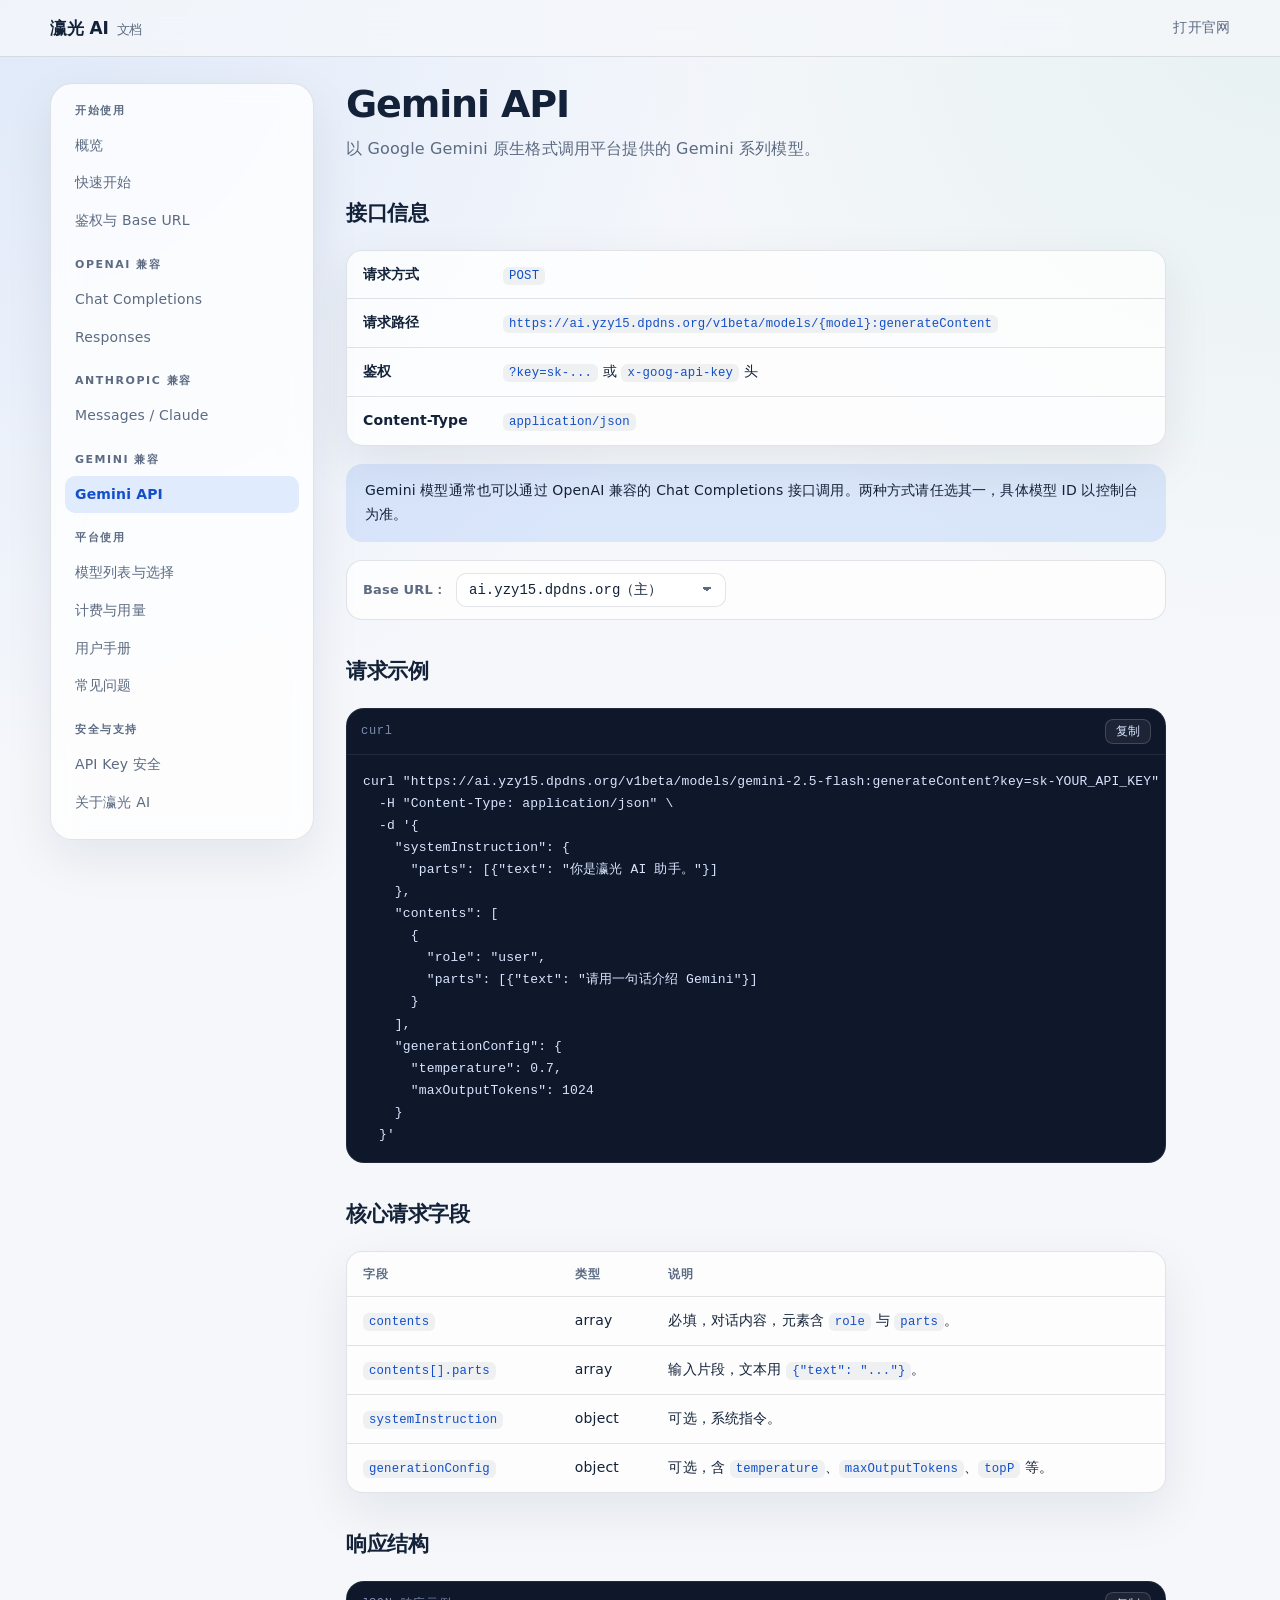
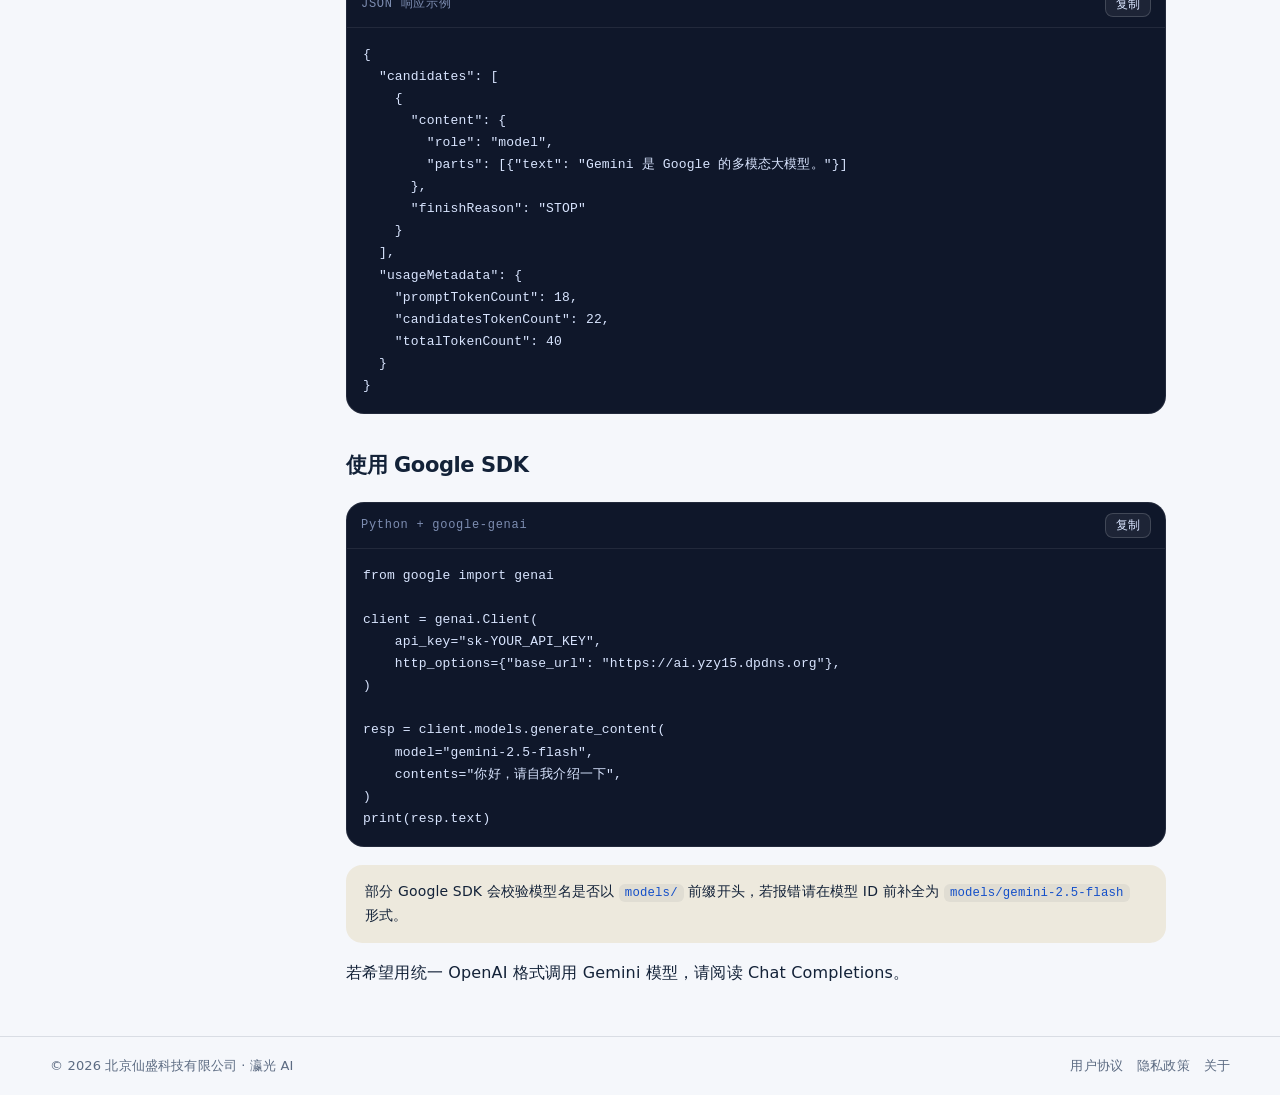
<file: gemini.html>
<!doctype html>
<html lang="zh-CN">
<head>
  <meta charset="utf-8">
  <meta name="viewport" content="width=device-width, initial-scale=1">
  <meta name="color-scheme" content="light dark">
  <meta name="description" content="瀛光 AI Gemini 兼容接口文档。">
  <title>Gemini API | 瀛光 AI 文档</title>
  <link rel="stylesheet" href="assets/style.css">
</head>
<body data-page="gemini">
  <header class="docs-topbar">
    <div class="docs-topbar-inner">
      <a class="brand-link" href="index.html">瀛光 AI<span>文档</span></a>
      <div class="topbar-actions">
        <a class="topbar-link" href="https://ai.yzy15.dpdns.org" target="_blank" rel="noreferrer">打开官网</a>
        <button class="docs-menu-btn" type="button" aria-expanded="false">导航</button>
      </div>
    </div>
  </header>

  <div class="docs-layout">
    <div class="backdrop"></div>
    <aside class="docs-sidebar" id="docsSidebar" aria-label="文档导航">
      <div class="docs-sidebar-head"><span>文档导航</span><button class="docs-close-btn" type="button" aria-label="关闭导航">×</button></div>
      <nav>
        <div class="nav-group">
          <div class="nav-group-title">开始使用</div>
          <a href="index.html" data-nav-page="index">概览</a>
          <a href="quickstart.html" data-nav-page="quickstart">快速开始</a>
          <a href="authentication.html" data-nav-page="authentication">鉴权与 Base URL</a>
        </div>
        <div class="nav-group">
          <div class="nav-group-title">OpenAI 兼容</div>
          <a href="openai-chat.html" data-nav-page="openai-chat">Chat Completions</a>
          <a href="openai-responses.html" data-nav-page="openai-responses">Responses</a>
        </div>
        <div class="nav-group">
          <div class="nav-group-title">Anthropic 兼容</div>
          <a href="anthropic.html" data-nav-page="anthropic">Messages / Claude</a>
        </div>
        <div class="nav-group">
          <div class="nav-group-title">Gemini 兼容</div>
          <a href="gemini.html" data-nav-page="gemini">Gemini API</a>
        </div>
        <div class="nav-group">
          <div class="nav-group-title">平台使用</div>
          <a href="models.html" data-nav-page="models">模型列表与选择</a>
          <a href="billing.html" data-nav-page="billing">计费与用量</a>
          <a href="user-guide.html" data-nav-page="user-guide">用户手册</a>
          <a href="faq.html" data-nav-page="faq">常见问题</a>
        </div>
        <div class="nav-group">
          <div class="nav-group-title">安全与支持</div>
          <a href="security.html" data-nav-page="security">API Key 安全</a>
          <a href="about.html" data-nav-page="about">关于瀛光 AI</a>
        </div>
      </nav>
    </aside>

    <main class="docs-main">
      <div class="docs-content">
        <h1>Gemini API</h1>
        <p class="lead">以 Google Gemini 原生格式调用平台提供的 Gemini 系列模型。</p>

        <h2>接口信息</h2>
        <div class="docs-table-wrap">
          <table class="docs-table">
            <tbody>
              <tr><td style="width:140px"><strong>请求方式</strong></td><td><code>POST</code></td></tr>
              <tr><td><strong>请求路径</strong></td><td><code><span class="base-url-value">https://ai.yzy15.dpdns.org</span>/v1beta/models/{model}:generateContent</code></td></tr>
              <tr><td><strong>鉴权</strong></td><td><code>?key=sk-...</code> 或 <code>x-goog-api-key</code> 头</td></tr>
              <tr><td><strong>Content-Type</strong></td><td><code>application/json</code></td></tr>
            </tbody>
          </table>
        </div>
        <div class="docs-callout info">Gemini 模型通常也可以通过 OpenAI 兼容的 <a href="openai-chat.html">Chat Completions</a> 接口调用。两种方式请任选其一，具体模型 ID 以控制台为准。</div>
        <div class="base-url-picker" id="baseUrlPicker">
          <label for="baseUrlSelect">Base URL：</label>
          <select id="baseUrlSelect" aria-label="选择 API 地址">
            <option value="https://ai.yzy15.dpdns.org">ai.yzy15.dpdns.org（主）</option>
            <option value="https://aio.yzy15.dpdns.org">aio.yzy15.dpdns.org（备）</option>
            <option value="https://aicn.yzy15.dpdns.org">aicn.yzy15.dpdns.org（CN2）</option>
          </select>
        </div>

        <h2>请求示例</h2>
        <div class="code-shell">
          <div class="code-head"><span class="code-label">curl</span><button class="copy-btn" type="button">复制</button></div>
<pre><code>curl "<span class="base-url-value">https://ai.yzy15.dpdns.org</span>/v1beta/models/gemini-2.5-flash:generateContent?key=sk-YOUR_API_KEY" \
  -H "Content-Type: application/json" \
  -d '{
    "systemInstruction": {
      "parts": [{"text": "你是瀛光 AI 助手。"}]
    },
    "contents": [
      {
        "role": "user",
        "parts": [{"text": "请用一句话介绍 Gemini"}]
      }
    ],
    "generationConfig": {
      "temperature": 0.7,
      "maxOutputTokens": 1024
    }
  }'</code></pre>
        </div>

        <h2>核心请求字段</h2>
        <div class="docs-table-wrap">
          <table class="docs-table">
            <thead>
              <tr><th>字段</th><th>类型</th><th>说明</th></tr>
            </thead>
            <tbody>
              <tr><td><code>contents</code></td><td>array</td><td>必填，对话内容，元素含 <code>role</code> 与 <code>parts</code>。</td></tr>
              <tr><td><code>contents[].parts</code></td><td>array</td><td>输入片段，文本用 <code>{"text": "..."}</code>。</td></tr>
              <tr><td><code>systemInstruction</code></td><td>object</td><td>可选，系统指令。</td></tr>
              <tr><td><code>generationConfig</code></td><td>object</td><td>可选，含 <code>temperature</code>、<code>maxOutputTokens</code>、<code>topP</code> 等。</td></tr>
            </tbody>
          </table>
        </div>

        <h2>响应结构</h2>
        <div class="code-shell">
          <div class="code-head"><span class="code-label">JSON 响应示例</span><button class="copy-btn" type="button">复制</button></div>
<pre><code>{
  "candidates": [
    {
      "content": {
        "role": "model",
        "parts": [{"text": "Gemini 是 Google 的多模态大模型。"}]
      },
      "finishReason": "STOP"
    }
  ],
  "usageMetadata": {
    "promptTokenCount": 18,
    "candidatesTokenCount": 22,
    "totalTokenCount": 40
  }
}</code></pre>
        </div>

        <h2>使用 Google SDK</h2>
        <div class="code-shell">
          <div class="code-head"><span class="code-label">Python + google-genai</span><button class="copy-btn" type="button">复制</button></div>
<pre><code>from google import genai

client = genai.Client(
    api_key="sk-YOUR_API_KEY",
    http_options={"base_url": "<span class="base-url-value">https://ai.yzy15.dpdns.org</span>"},
)

resp = client.models.generate_content(
    model="gemini-2.5-flash",
    contents="你好，请自我介绍一下",
)
print(resp.text)</code></pre>
        </div>

        <div class="docs-callout warning">部分 Google SDK 会校验模型名是否以 <code>models/</code> 前缀开头，若报错请在模型 ID 前补全为 <code>models/gemini-2.5-flash</code> 形式。</div>
        <p>若希望用统一 OpenAI 格式调用 Gemini 模型，请阅读 <a href="openai-chat.html">Chat Completions</a>。</p>
      </div>
    </main>
  </div>

  <footer class="docs-footer">
    <div class="docs-footer-inner">
      <span>© 2026 北京仙盛科技有限公司 · 瀛光 AI</span>
      <div class="footer-links">
        <a href="用户协议.txt">用户协议</a>
        <a href="隐私政策.txt">隐私政策</a>
        <a href="about.html">关于</a>
      </div>
    </div>
  </footer>
  <script src="assets/docs.js"></script>
</body>
</html>
</file>
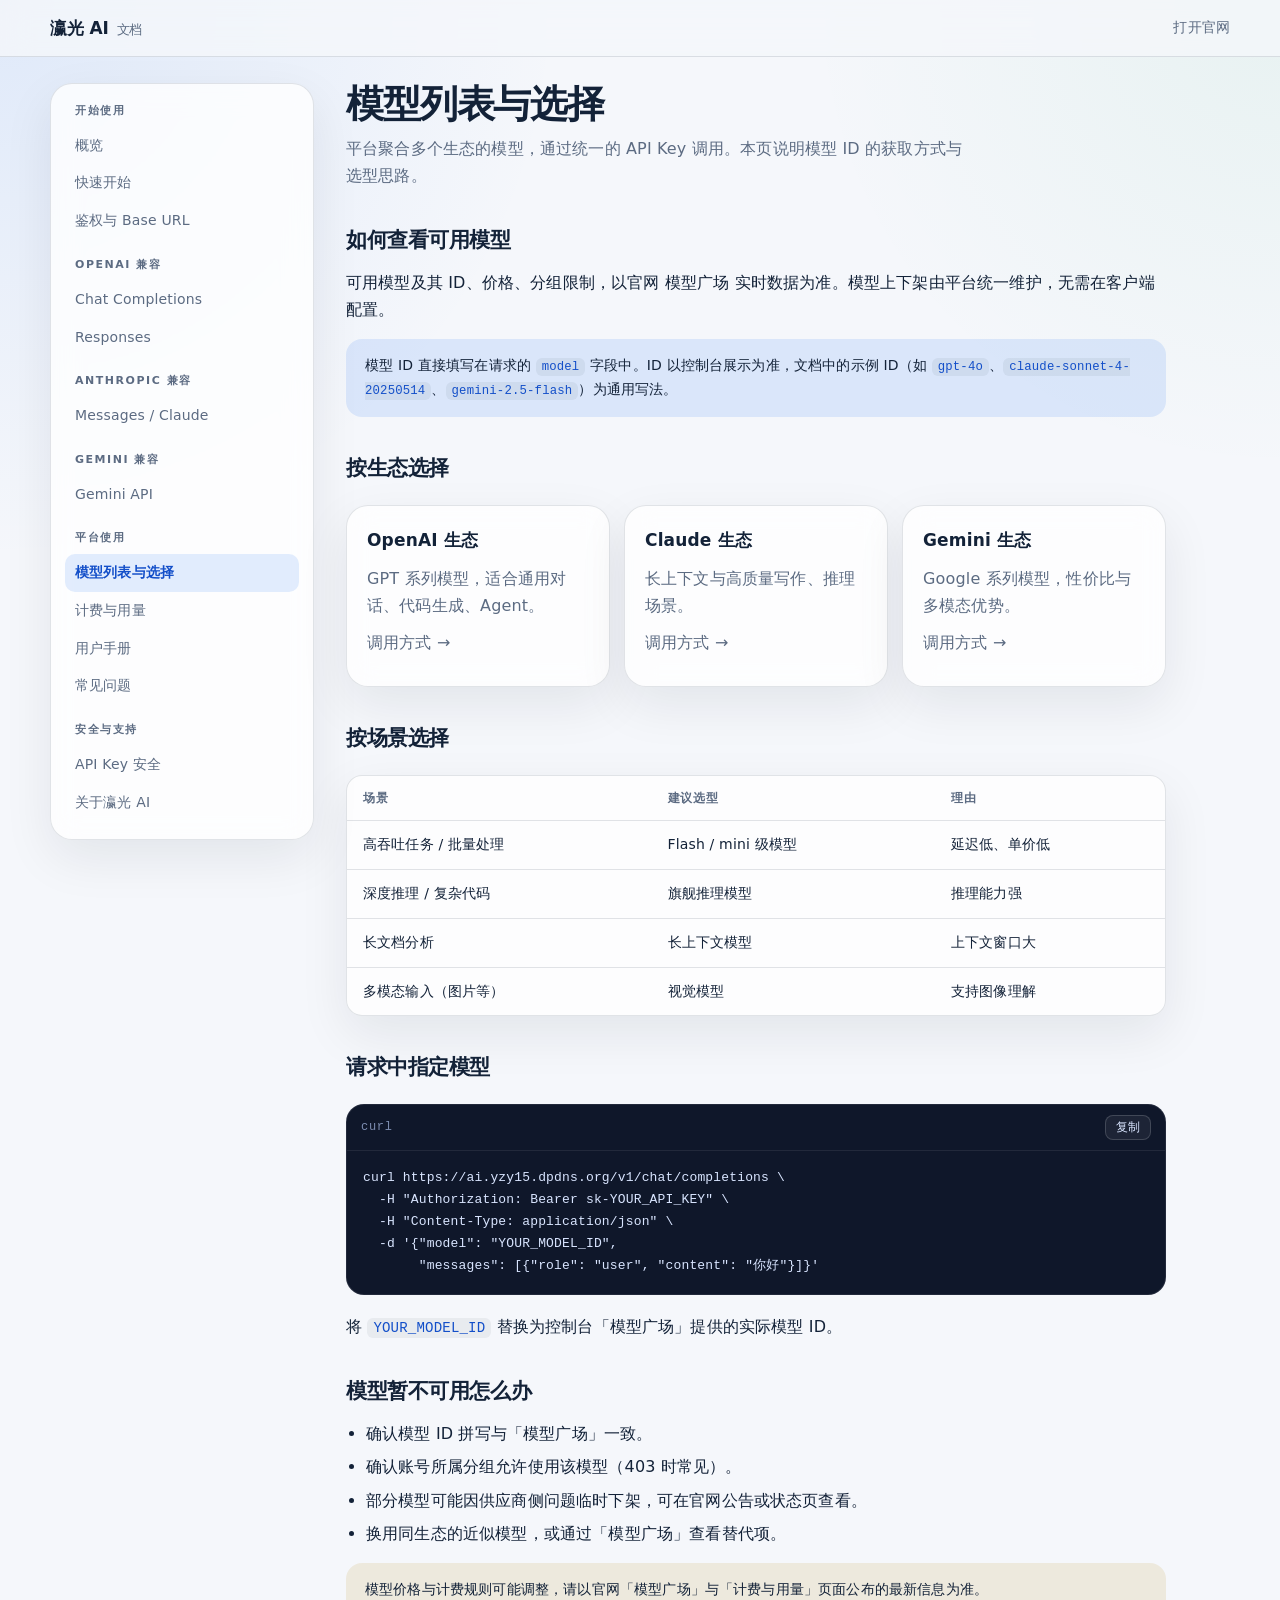
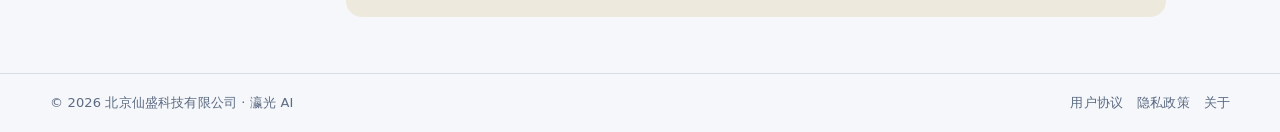
<file: models.html>
<!doctype html>
<html lang="zh-CN">
<head>
  <meta charset="utf-8">
  <meta name="viewport" content="width=device-width, initial-scale=1">
  <meta name="color-scheme" content="light dark">
  <meta name="description" content="瀛光 AI 模型列表与选择指南。">
  <title>模型列表与选择 | 瀛光 AI 文档</title>
  <link rel="stylesheet" href="assets/style.css">
</head>
<body data-page="models">
  <header class="docs-topbar">
    <div class="docs-topbar-inner">
      <a class="brand-link" href="index.html">瀛光 AI<span>文档</span></a>
      <div class="topbar-actions">
        <a class="topbar-link" href="https://ai.yzy15.dpdns.org" target="_blank" rel="noreferrer">打开官网</a>
        <button class="docs-menu-btn" type="button" aria-expanded="false">导航</button>
      </div>
    </div>
  </header>

  <div class="docs-layout">
    <div class="backdrop"></div>
    <aside class="docs-sidebar" id="docsSidebar" aria-label="文档导航">
      <div class="docs-sidebar-head"><span>文档导航</span><button class="docs-close-btn" type="button" aria-label="关闭导航">×</button></div>
      <nav>
        <div class="nav-group">
          <div class="nav-group-title">开始使用</div>
          <a href="index.html" data-nav-page="index">概览</a>
          <a href="quickstart.html" data-nav-page="quickstart">快速开始</a>
          <a href="authentication.html" data-nav-page="authentication">鉴权与 Base URL</a>
        </div>
        <div class="nav-group">
          <div class="nav-group-title">OpenAI 兼容</div>
          <a href="openai-chat.html" data-nav-page="openai-chat">Chat Completions</a>
          <a href="openai-responses.html" data-nav-page="openai-responses">Responses</a>
        </div>
        <div class="nav-group">
          <div class="nav-group-title">Anthropic 兼容</div>
          <a href="anthropic.html" data-nav-page="anthropic">Messages / Claude</a>
        </div>
        <div class="nav-group">
          <div class="nav-group-title">Gemini 兼容</div>
          <a href="gemini.html" data-nav-page="gemini">Gemini API</a>
        </div>
        <div class="nav-group">
          <div class="nav-group-title">平台使用</div>
          <a href="models.html" data-nav-page="models">模型列表与选择</a>
          <a href="billing.html" data-nav-page="billing">计费与用量</a>
          <a href="user-guide.html" data-nav-page="user-guide">用户手册</a>
          <a href="faq.html" data-nav-page="faq">常见问题</a>
        </div>
        <div class="nav-group">
          <div class="nav-group-title">安全与支持</div>
          <a href="security.html" data-nav-page="security">API Key 安全</a>
          <a href="about.html" data-nav-page="about">关于瀛光 AI</a>
        </div>
      </nav>
    </aside>

    <main class="docs-main">
      <div class="docs-content">
        <h1>模型列表与选择</h1>
        <p class="lead">平台聚合多个生态的模型，通过统一的 API Key 调用。本页说明模型 ID 的获取方式与选型思路。</p>

        <h2>如何查看可用模型</h2>
        <p>可用模型及其 ID、价格、分组限制，以官网 <a href="https://ai.yzy15.dpdns.org/pricing" target="_blank" rel="noreferrer">模型广场</a> 实时数据为准。模型上下架由平台统一维护，无需在客户端配置。</p>
        <div class="docs-callout info">模型 ID 直接填写在请求的 <code>model</code> 字段中。ID 以控制台展示为准，文档中的示例 ID（如 <code>gpt-4o</code>、<code>claude-sonnet-4-20250514</code>、<code>gemini-2.5-flash</code>）为通用写法。</div>

        <h2>按生态选择</h2>
        <div class="docs-grid cols-3">
          <div class="docs-card">
            <h3>OpenAI 生态</h3>
            <p>GPT 系列模型，适合通用对话、代码生成、Agent。</p>
            <p><a href="openai-chat.html">调用方式 →</a></p>
          </div>
          <div class="docs-card">
            <h3>Claude 生态</h3>
            <p>长上下文与高质量写作、推理场景。</p>
            <p><a href="anthropic.html">调用方式 →</a></p>
          </div>
          <div class="docs-card">
            <h3>Gemini 生态</h3>
            <p>Google 系列模型，性价比与多模态优势。</p>
            <p><a href="gemini.html">调用方式 →</a></p>
          </div>
        </div>

        <h2>按场景选择</h2>
        <div class="docs-table-wrap">
          <table class="docs-table">
            <thead>
              <tr><th>场景</th><th>建议选型</th><th>理由</th></tr>
            </thead>
            <tbody>
              <tr><td>高吞吐任务 / 批量处理</td><td>Flash / mini 级模型</td><td>延迟低、单价低</td></tr>
              <tr><td>深度推理 / 复杂代码</td><td>旗舰推理模型</td><td>推理能力强</td></tr>
              <tr><td>长文档分析</td><td>长上下文模型</td><td>上下文窗口大</td></tr>
              <tr><td>多模态输入（图片等）</td><td>视觉模型</td><td>支持图像理解</td></tr>
            </tbody>
          </table>
        </div>

        <h2>请求中指定模型</h2>
        <div class="code-shell">
          <div class="code-head"><span class="code-label">curl</span><button class="copy-btn" type="button">复制</button></div>
<pre><code>curl <span class="base-url-value">https://ai.yzy15.dpdns.org</span>/v1/chat/completions \
  -H "Authorization: Bearer sk-YOUR_API_KEY" \
  -H "Content-Type: application/json" \
  -d '{"model": "YOUR_MODEL_ID",
       "messages": [{"role": "user", "content": "你好"}]}'</code></pre>
        </div>
        <p>将 <code>YOUR_MODEL_ID</code> 替换为控制台「模型广场」提供的实际模型 ID。</p>

        <h2>模型暂不可用怎么办</h2>
        <ul>
          <li>确认模型 ID 拼写与「模型广场」一致。</li>
          <li>确认账号所属分组允许使用该模型（403 时常见）。</li>
          <li>部分模型可能因供应商侧问题临时下架，可在官网公告或状态页查看。</li>
          <li>换用同生态的近似模型，或通过「模型广场」查看替代项。</li>
        </ul>

        <div class="docs-callout warning">模型价格与计费规则可能调整，请以官网「模型广场」与「计费与用量」页面公布的最新信息为准。</div>
      </div>
    </main>
  </div>

  <footer class="docs-footer">
    <div class="docs-footer-inner">
      <span>© 2026 北京仙盛科技有限公司 · 瀛光 AI</span>
      <div class="footer-links">
        <a href="用户协议.txt">用户协议</a>
        <a href="隐私政策.txt">隐私政策</a>
        <a href="about.html">关于</a>
      </div>
    </div>
  </footer>
  <script src="assets/docs.js"></script>
</body>
</html>
</file>
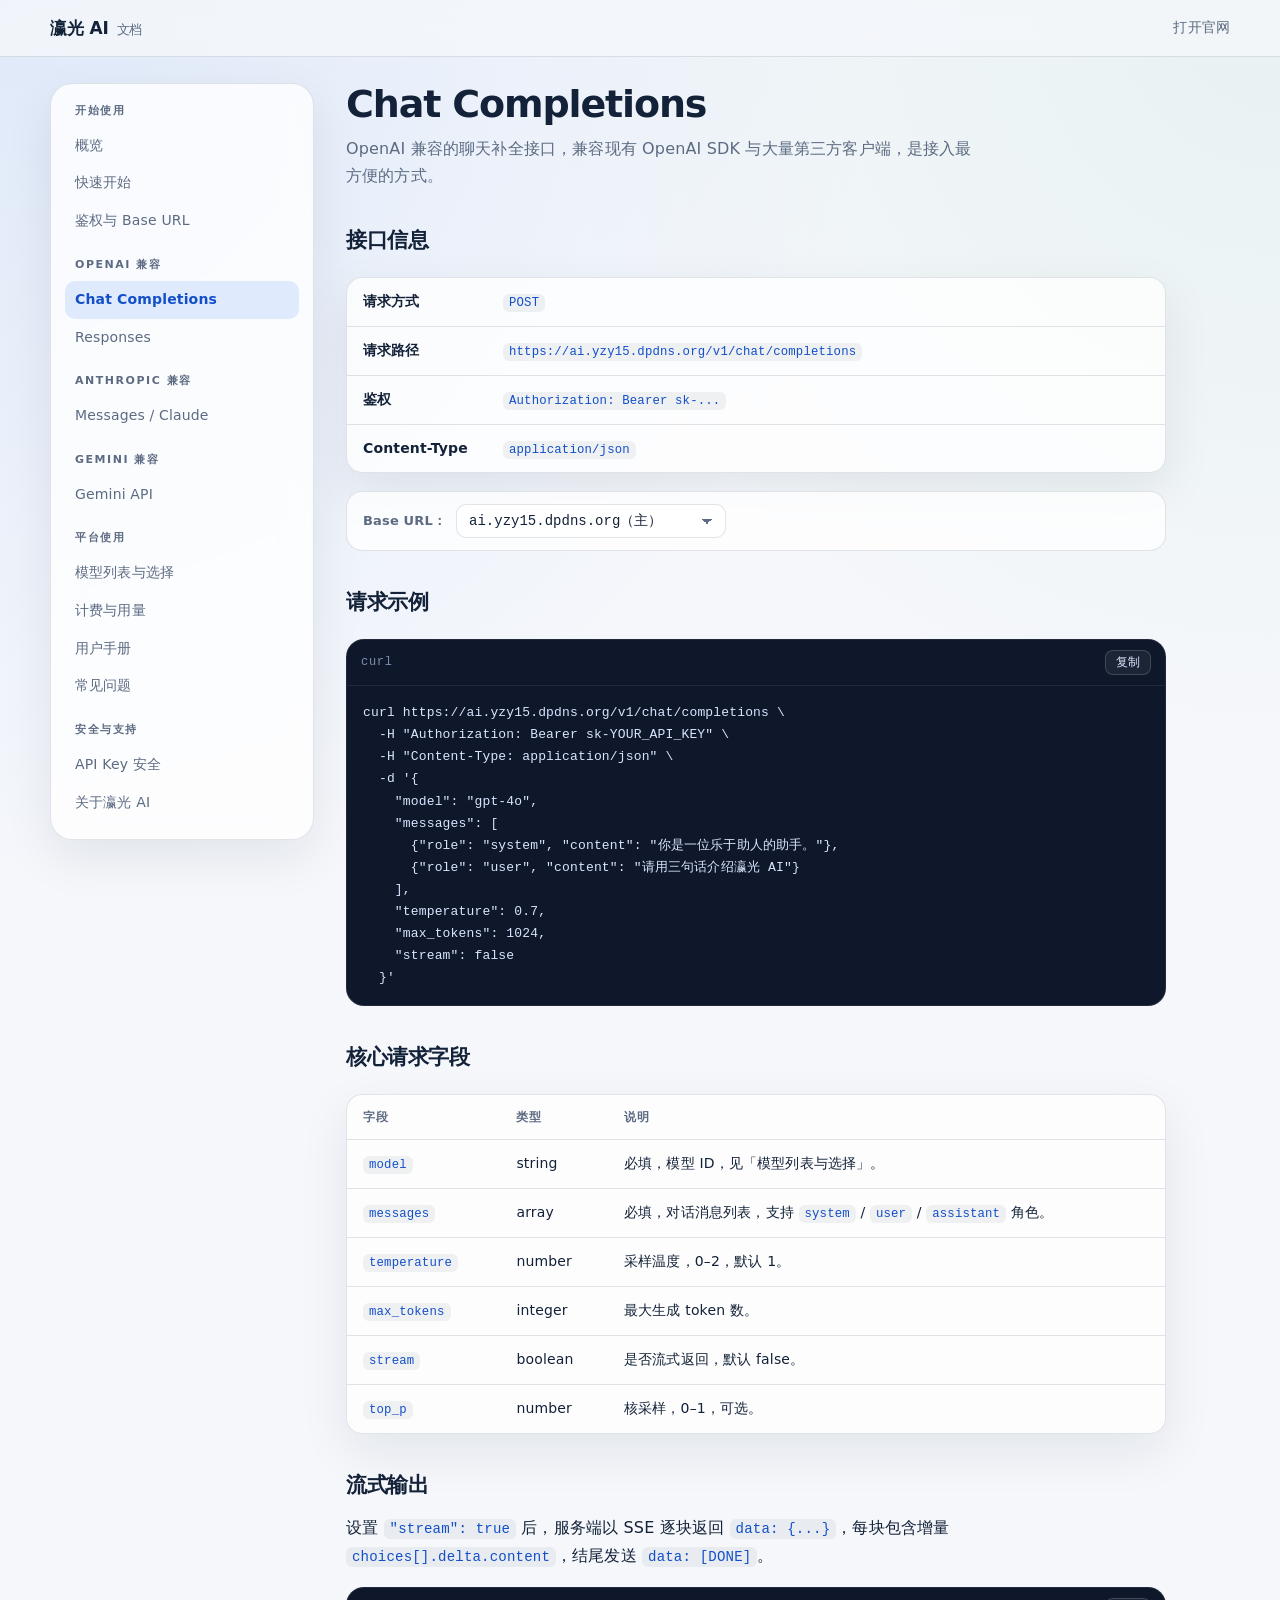
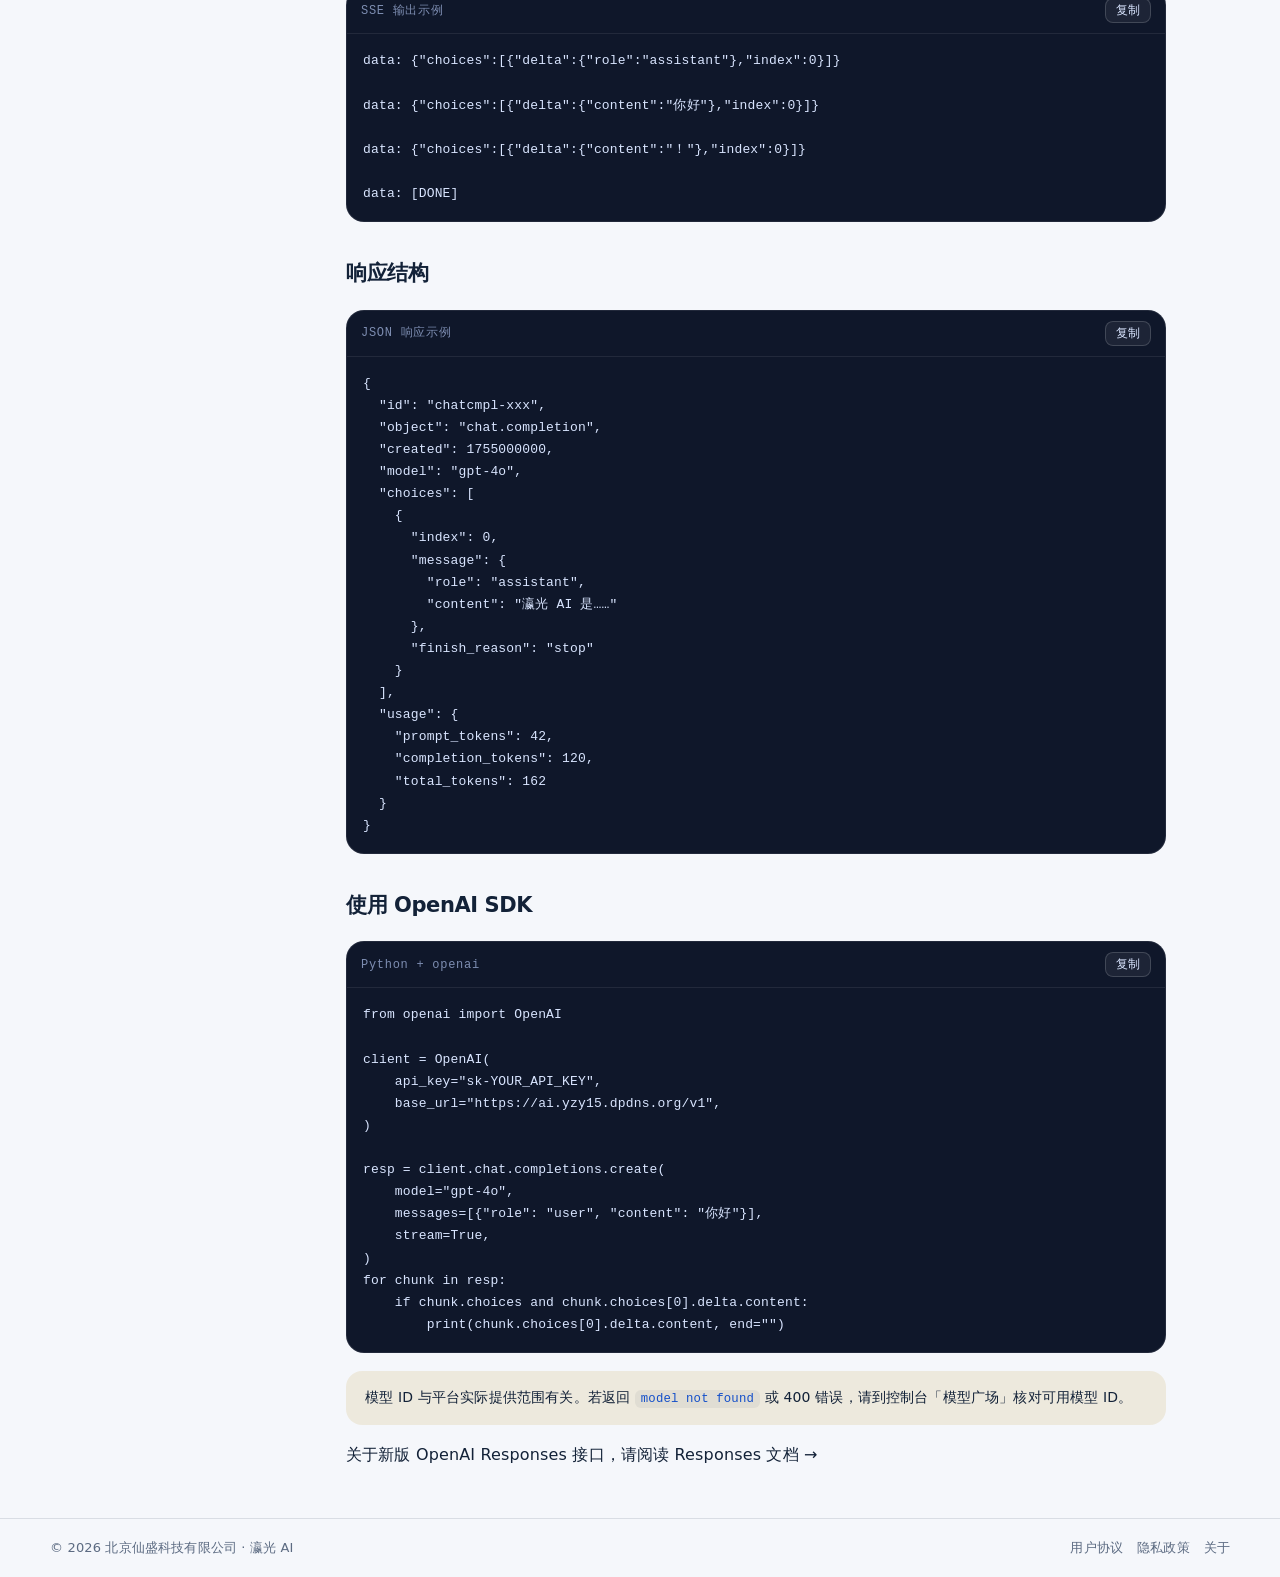
<file: openai-chat.html>
<!doctype html>
<html lang="zh-CN">
<head>
  <meta charset="utf-8">
  <meta name="viewport" content="width=device-width, initial-scale=1">
  <meta name="color-scheme" content="light dark">
  <meta name="description" content="瀛光 AI OpenAI 兼容 Chat Completions 接口文档。">
  <title>Chat Completions | 瀛光 AI 文档</title>
  <link rel="stylesheet" href="assets/style.css">
</head>
<body data-page="openai-chat">
  <header class="docs-topbar">
    <div class="docs-topbar-inner">
      <a class="brand-link" href="index.html">瀛光 AI<span>文档</span></a>
      <div class="topbar-actions">
        <a class="topbar-link" href="https://ai.yzy15.dpdns.org" target="_blank" rel="noreferrer">打开官网</a>
        <button class="docs-menu-btn" type="button" aria-expanded="false">导航</button>
      </div>
    </div>
  </header>

  <div class="docs-layout">
    <div class="backdrop"></div>
    <aside class="docs-sidebar" id="docsSidebar" aria-label="文档导航">
      <div class="docs-sidebar-head"><span>文档导航</span><button class="docs-close-btn" type="button" aria-label="关闭导航">×</button></div>
      <nav>
        <div class="nav-group">
          <div class="nav-group-title">开始使用</div>
          <a href="index.html" data-nav-page="index">概览</a>
          <a href="quickstart.html" data-nav-page="quickstart">快速开始</a>
          <a href="authentication.html" data-nav-page="authentication">鉴权与 Base URL</a>
        </div>
        <div class="nav-group">
          <div class="nav-group-title">OpenAI 兼容</div>
          <a href="openai-chat.html" data-nav-page="openai-chat">Chat Completions</a>
          <a href="openai-responses.html" data-nav-page="openai-responses">Responses</a>
        </div>
        <div class="nav-group">
          <div class="nav-group-title">Anthropic 兼容</div>
          <a href="anthropic.html" data-nav-page="anthropic">Messages / Claude</a>
        </div>
        <div class="nav-group">
          <div class="nav-group-title">Gemini 兼容</div>
          <a href="gemini.html" data-nav-page="gemini">Gemini API</a>
        </div>
        <div class="nav-group">
          <div class="nav-group-title">平台使用</div>
          <a href="models.html" data-nav-page="models">模型列表与选择</a>
          <a href="billing.html" data-nav-page="billing">计费与用量</a>
          <a href="user-guide.html" data-nav-page="user-guide">用户手册</a>
          <a href="faq.html" data-nav-page="faq">常见问题</a>
        </div>
        <div class="nav-group">
          <div class="nav-group-title">安全与支持</div>
          <a href="security.html" data-nav-page="security">API Key 安全</a>
          <a href="about.html" data-nav-page="about">关于瀛光 AI</a>
        </div>
      </nav>
    </aside>

    <main class="docs-main">
      <div class="docs-content">
        <h1>Chat Completions</h1>
        <p class="lead">OpenAI 兼容的聊天补全接口，兼容现有 OpenAI SDK 与大量第三方客户端，是接入最方便的方式。</p>

        <h2>接口信息</h2>
        <div class="docs-table-wrap">
          <table class="docs-table">
            <tbody>
              <tr><td style="width:140px"><strong>请求方式</strong></td><td><code>POST</code></td></tr>
              <tr><td><strong>请求路径</strong></td><td><code><span class="base-url-value">https://ai.yzy15.dpdns.org</span>/v1/chat/completions</code></td></tr>
              <tr><td><strong>鉴权</strong></td><td><code>Authorization: Bearer sk-...</code></td></tr>
              <tr><td><strong>Content-Type</strong></td><td><code>application/json</code></td></tr>
            </tbody>
          </table>
        </div>
        <div class="base-url-picker" id="baseUrlPicker">
          <label for="baseUrlSelect">Base URL：</label>
          <select id="baseUrlSelect" aria-label="选择 API 地址">
            <option value="https://ai.yzy15.dpdns.org">ai.yzy15.dpdns.org（主）</option>
            <option value="https://aio.yzy15.dpdns.org">aio.yzy15.dpdns.org（备）</option>
            <option value="https://aicn.yzy15.dpdns.org">aicn.yzy15.dpdns.org（CN2）</option>
          </select>
        </div>

        <h2>请求示例</h2>
        <div class="code-shell">
          <div class="code-head"><span class="code-label">curl</span><button class="copy-btn" type="button">复制</button></div>
<pre><code>curl <span class="base-url-value">https://ai.yzy15.dpdns.org</span>/v1/chat/completions \
  -H "Authorization: Bearer sk-YOUR_API_KEY" \
  -H "Content-Type: application/json" \
  -d '{
    "model": "gpt-4o",
    "messages": [
      {"role": "system", "content": "你是一位乐于助人的助手。"},
      {"role": "user", "content": "请用三句话介绍瀛光 AI"}
    ],
    "temperature": 0.7,
    "max_tokens": 1024,
    "stream": false
  }'</code></pre>
        </div>

        <h2>核心请求字段</h2>
        <div class="docs-table-wrap">
          <table class="docs-table">
            <thead>
              <tr><th>字段</th><th>类型</th><th>说明</th></tr>
            </thead>
            <tbody>
              <tr><td><code>model</code></td><td>string</td><td>必填，模型 ID，见「模型列表与选择」。</td></tr>
              <tr><td><code>messages</code></td><td>array</td><td>必填，对话消息列表，支持 <code>system</code> / <code>user</code> / <code>assistant</code> 角色。</td></tr>
              <tr><td><code>temperature</code></td><td>number</td><td>采样温度，0–2，默认 1。</td></tr>
              <tr><td><code>max_tokens</code></td><td>integer</td><td>最大生成 token 数。</td></tr>
              <tr><td><code>stream</code></td><td>boolean</td><td>是否流式返回，默认 false。</td></tr>
              <tr><td><code>top_p</code></td><td>number</td><td>核采样，0–1，可选。</td></tr>
            </tbody>
          </table>
        </div>

        <h2>流式输出</h2>
        <p>设置 <code>"stream": true</code> 后，服务端以 SSE 逐块返回 <code>data: {...}</code>，每块包含增量 <code>choices[].delta.content</code>，结尾发送 <code>data: [DONE]</code>。</p>
        <div class="code-shell">
          <div class="code-head"><span class="code-label">SSE 输出示例</span><button class="copy-btn" type="button">复制</button></div>
<pre><code>data: {"choices":[{"delta":{"role":"assistant"},"index":0}]}

data: {"choices":[{"delta":{"content":"你好"},"index":0}]}

data: {"choices":[{"delta":{"content":"！"},"index":0}]}

data: [DONE]</code></pre>
        </div>

        <h2>响应结构</h2>
        <div class="code-shell">
          <div class="code-head"><span class="code-label">JSON 响应示例</span><button class="copy-btn" type="button">复制</button></div>
<pre><code>{
  "id": "chatcmpl-xxx",
  "object": "chat.completion",
  "created": 1755000000,
  "model": "gpt-4o",
  "choices": [
    {
      "index": 0,
      "message": {
        "role": "assistant",
        "content": "瀛光 AI 是……"
      },
      "finish_reason": "stop"
    }
  ],
  "usage": {
    "prompt_tokens": 42,
    "completion_tokens": 120,
    "total_tokens": 162
  }
}</code></pre>
        </div>

        <h2>使用 OpenAI SDK</h2>
        <div class="code-shell">
          <div class="code-head"><span class="code-label">Python + openai</span><button class="copy-btn" type="button">复制</button></div>
<pre><code>from openai import OpenAI

client = OpenAI(
    api_key="sk-YOUR_API_KEY",
    base_url="<span class="base-url-value">https://ai.yzy15.dpdns.org</span>/v1",
)

resp = client.chat.completions.create(
    model="gpt-4o",
    messages=[{"role": "user", "content": "你好"}],
    stream=True,
)
for chunk in resp:
    if chunk.choices and chunk.choices[0].delta.content:
        print(chunk.choices[0].delta.content, end="")</code></pre>
        </div>

        <div class="docs-callout warning">模型 ID 与平台实际提供范围有关。若返回 <code>model not found</code> 或 400 错误，请到控制台「模型广场」核对可用模型 ID。</div>
        <p>关于新版 OpenAI Responses 接口，请阅读 <a href="openai-responses.html">Responses 文档 →</a></p>
      </div>
    </main>
  </div>

  <footer class="docs-footer">
    <div class="docs-footer-inner">
      <span>© 2026 北京仙盛科技有限公司 · 瀛光 AI</span>
      <div class="footer-links">
        <a href="用户协议.txt">用户协议</a>
        <a href="隐私政策.txt">隐私政策</a>
        <a href="about.html">关于</a>
      </div>
    </div>
  </footer>
  <script src="assets/docs.js"></script>
</body>
</html>
</file>
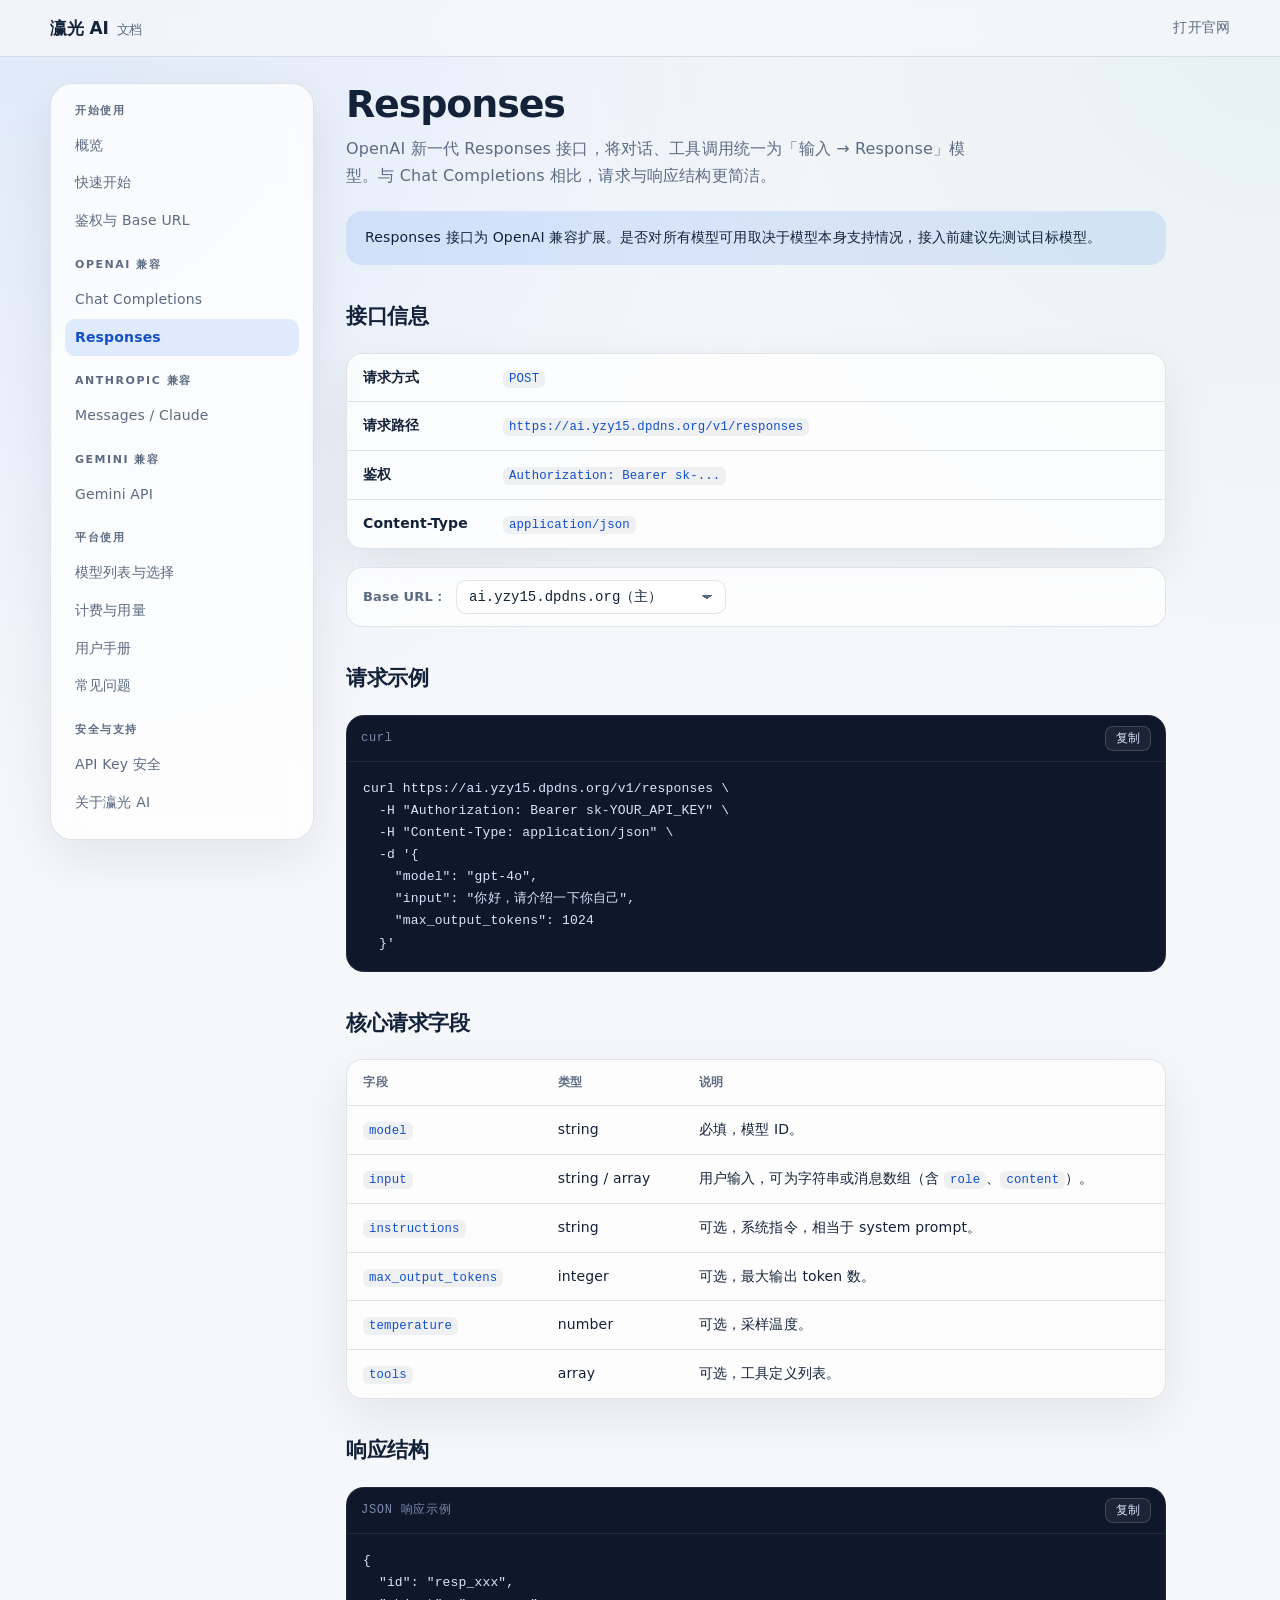
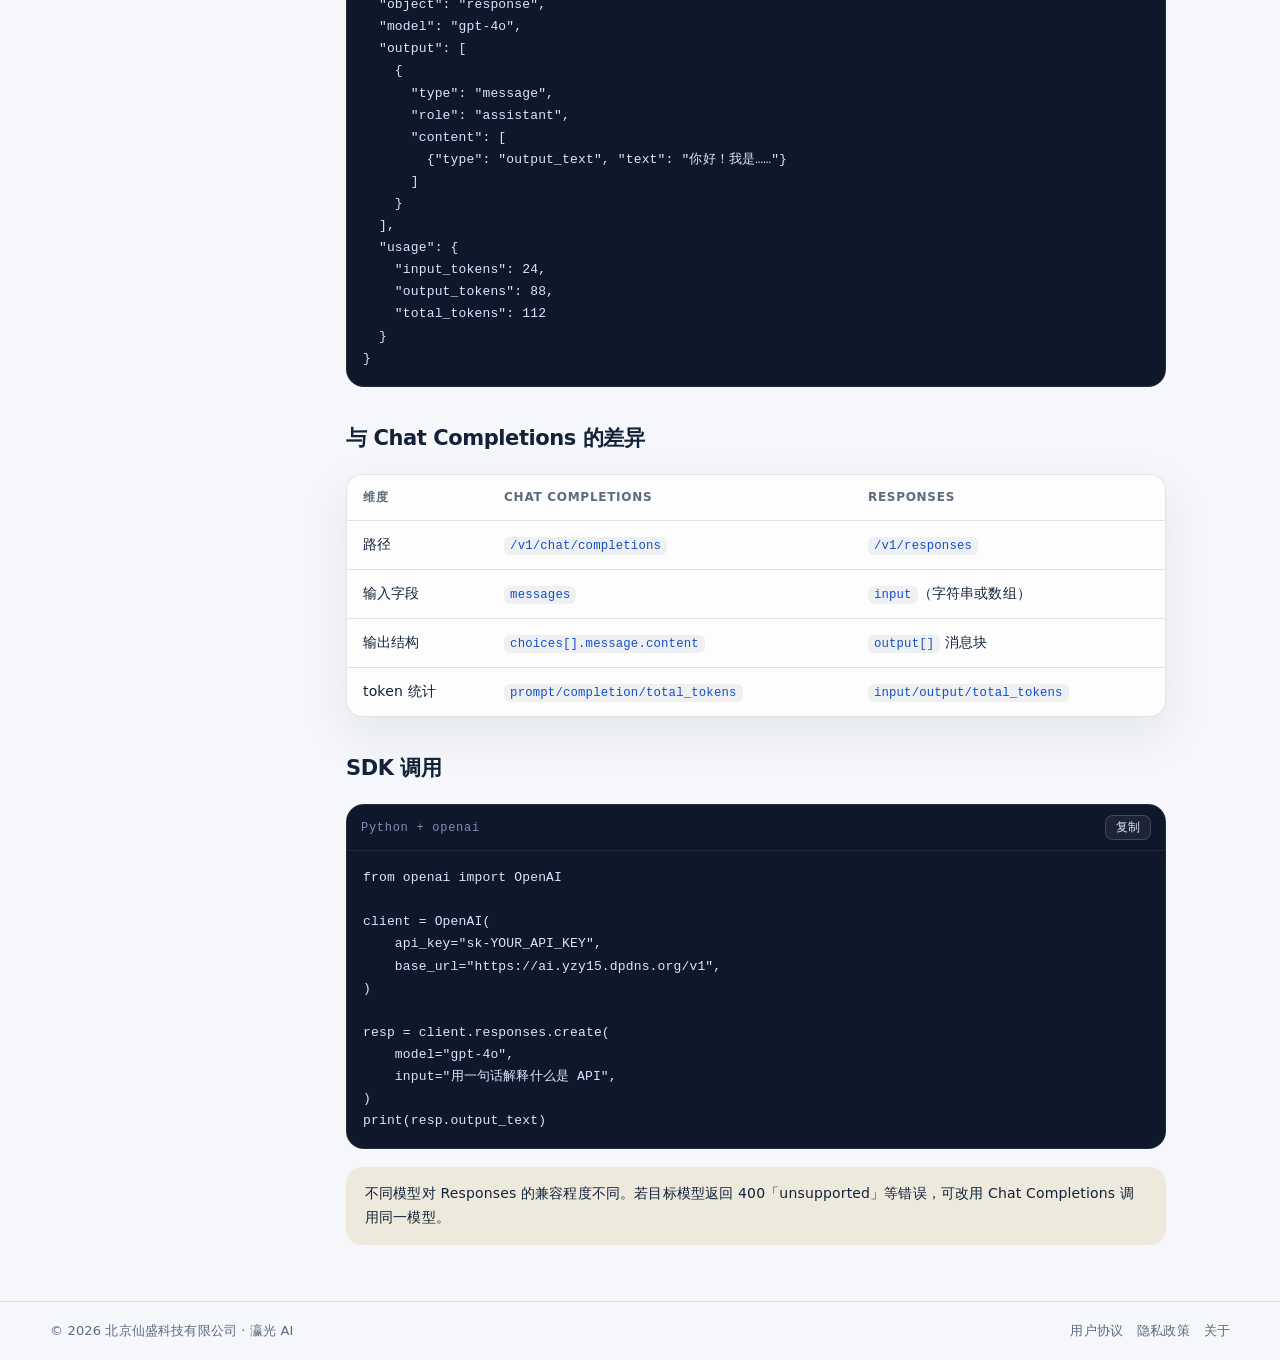
<file: openai-responses.html>
<!doctype html>
<html lang="zh-CN">
<head>
  <meta charset="utf-8">
  <meta name="viewport" content="width=device-width, initial-scale=1">
  <meta name="color-scheme" content="light dark">
  <meta name="description" content="瀛光 AI OpenAI 兼容 Responses 接口文档。">
  <title>Responses | 瀛光 AI 文档</title>
  <link rel="stylesheet" href="assets/style.css">
</head>
<body data-page="openai-responses">
  <header class="docs-topbar">
    <div class="docs-topbar-inner">
      <a class="brand-link" href="index.html">瀛光 AI<span>文档</span></a>
      <div class="topbar-actions">
        <a class="topbar-link" href="https://ai.yzy15.dpdns.org" target="_blank" rel="noreferrer">打开官网</a>
        <button class="docs-menu-btn" type="button" aria-expanded="false">导航</button>
      </div>
    </div>
  </header>

  <div class="docs-layout">
    <div class="backdrop"></div>
    <aside class="docs-sidebar" id="docsSidebar" aria-label="文档导航">
      <div class="docs-sidebar-head"><span>文档导航</span><button class="docs-close-btn" type="button" aria-label="关闭导航">×</button></div>
      <nav>
        <div class="nav-group">
          <div class="nav-group-title">开始使用</div>
          <a href="index.html" data-nav-page="index">概览</a>
          <a href="quickstart.html" data-nav-page="quickstart">快速开始</a>
          <a href="authentication.html" data-nav-page="authentication">鉴权与 Base URL</a>
        </div>
        <div class="nav-group">
          <div class="nav-group-title">OpenAI 兼容</div>
          <a href="openai-chat.html" data-nav-page="openai-chat">Chat Completions</a>
          <a href="openai-responses.html" data-nav-page="openai-responses">Responses</a>
        </div>
        <div class="nav-group">
          <div class="nav-group-title">Anthropic 兼容</div>
          <a href="anthropic.html" data-nav-page="anthropic">Messages / Claude</a>
        </div>
        <div class="nav-group">
          <div class="nav-group-title">Gemini 兼容</div>
          <a href="gemini.html" data-nav-page="gemini">Gemini API</a>
        </div>
        <div class="nav-group">
          <div class="nav-group-title">平台使用</div>
          <a href="models.html" data-nav-page="models">模型列表与选择</a>
          <a href="billing.html" data-nav-page="billing">计费与用量</a>
          <a href="user-guide.html" data-nav-page="user-guide">用户手册</a>
          <a href="faq.html" data-nav-page="faq">常见问题</a>
        </div>
        <div class="nav-group">
          <div class="nav-group-title">安全与支持</div>
          <a href="security.html" data-nav-page="security">API Key 安全</a>
          <a href="about.html" data-nav-page="about">关于瀛光 AI</a>
        </div>
      </nav>
    </aside>

    <main class="docs-main">
      <div class="docs-content">
        <h1>Responses</h1>
        <p class="lead">OpenAI 新一代 Responses 接口，将对话、工具调用统一为「输入 → Response」模型。与 Chat Completions 相比，请求与响应结构更简洁。</p>

        <div class="docs-callout info">Responses 接口为 OpenAI 兼容扩展。是否对所有模型可用取决于模型本身支持情况，接入前建议先测试目标模型。</div>

        <h2>接口信息</h2>
        <div class="docs-table-wrap">
          <table class="docs-table">
            <tbody>
              <tr><td style="width:140px"><strong>请求方式</strong></td><td><code>POST</code></td></tr>
              <tr><td><strong>请求路径</strong></td><td><code><span class="base-url-value">https://ai.yzy15.dpdns.org</span>/v1/responses</code></td></tr>
              <tr><td><strong>鉴权</strong></td><td><code>Authorization: Bearer sk-...</code></td></tr>
              <tr><td><strong>Content-Type</strong></td><td><code>application/json</code></td></tr>
            </tbody>
          </table>
        </div>
        <div class="base-url-picker" id="baseUrlPicker">
          <label for="baseUrlSelect">Base URL：</label>
          <select id="baseUrlSelect" aria-label="选择 API 地址">
            <option value="https://ai.yzy15.dpdns.org">ai.yzy15.dpdns.org（主）</option>
            <option value="https://aio.yzy15.dpdns.org">aio.yzy15.dpdns.org（备）</option>
            <option value="https://aicn.yzy15.dpdns.org">aicn.yzy15.dpdns.org（CN2）</option>
          </select>
        </div>

        <h2>请求示例</h2>
        <div class="code-shell">
          <div class="code-head"><span class="code-label">curl</span><button class="copy-btn" type="button">复制</button></div>
<pre><code>curl <span class="base-url-value">https://ai.yzy15.dpdns.org</span>/v1/responses \
  -H "Authorization: Bearer sk-YOUR_API_KEY" \
  -H "Content-Type: application/json" \
  -d '{
    "model": "gpt-4o",
    "input": "你好，请介绍一下你自己",
    "max_output_tokens": 1024
  }'</code></pre>
        </div>

        <h2>核心请求字段</h2>
        <div class="docs-table-wrap">
          <table class="docs-table">
            <thead>
              <tr><th>字段</th><th>类型</th><th>说明</th></tr>
            </thead>
            <tbody>
              <tr><td><code>model</code></td><td>string</td><td>必填，模型 ID。</td></tr>
              <tr><td><code>input</code></td><td>string / array</td><td>用户输入，可为字符串或消息数组（含 <code>role</code>、<code>content</code>）。</td></tr>
              <tr><td><code>instructions</code></td><td>string</td><td>可选，系统指令，相当于 system prompt。</td></tr>
              <tr><td><code>max_output_tokens</code></td><td>integer</td><td>可选，最大输出 token 数。</td></tr>
              <tr><td><code>temperature</code></td><td>number</td><td>可选，采样温度。</td></tr>
              <tr><td><code>tools</code></td><td>array</td><td>可选，工具定义列表。</td></tr>
            </tbody>
          </table>
        </div>

        <h2>响应结构</h2>
        <div class="code-shell">
          <div class="code-head"><span class="code-label">JSON 响应示例</span><button class="copy-btn" type="button">复制</button></div>
<pre><code>{
  "id": "resp_xxx",
  "object": "response",
  "model": "gpt-4o",
  "output": [
    {
      "type": "message",
      "role": "assistant",
      "content": [
        {"type": "output_text", "text": "你好！我是……"}
      ]
    }
  ],
  "usage": {
    "input_tokens": 24,
    "output_tokens": 88,
    "total_tokens": 112
  }
}</code></pre>
        </div>

        <h2>与 Chat Completions 的差异</h2>
        <div class="docs-table-wrap">
          <table class="docs-table">
            <thead>
              <tr><th>维度</th><th>Chat Completions</th><th>Responses</th></tr>
            </thead>
            <tbody>
              <tr><td>路径</td><td><code>/v1/chat/completions</code></td><td><code>/v1/responses</code></td></tr>
              <tr><td>输入字段</td><td><code>messages</code></td><td><code>input</code>（字符串或数组）</td></tr>
              <tr><td>输出结构</td><td><code>choices[].message.content</code></td><td><code>output[]</code> 消息块</td></tr>
              <tr><td>token 统计</td><td><code>prompt/completion/total_tokens</code></td><td><code>input/output/total_tokens</code></td></tr>
            </tbody>
          </table>
        </div>

        <h2>SDK 调用</h2>
        <div class="code-shell">
          <div class="code-head"><span class="code-label">Python + openai</span><button class="copy-btn" type="button">复制</button></div>
<pre><code>from openai import OpenAI

client = OpenAI(
    api_key="sk-YOUR_API_KEY",
    base_url="<span class="base-url-value">https://ai.yzy15.dpdns.org</span>/v1",
)

resp = client.responses.create(
    model="gpt-4o",
    input="用一句话解释什么是 API",
)
print(resp.output_text)</code></pre>
        </div>

        <div class="docs-callout warning">不同模型对 Responses 的兼容程度不同。若目标模型返回 400「unsupported」等错误，可改用 <a href="openai-chat.html">Chat Completions</a> 调用同一模型。</div>
      </div>
    </main>
  </div>

  <footer class="docs-footer">
    <div class="docs-footer-inner">
      <span>© 2026 北京仙盛科技有限公司 · 瀛光 AI</span>
      <div class="footer-links">
        <a href="用户协议.txt">用户协议</a>
        <a href="隐私政策.txt">隐私政策</a>
        <a href="about.html">关于</a>
      </div>
    </div>
  </footer>
  <script src="assets/docs.js"></script>
</body>
</html>
</file>
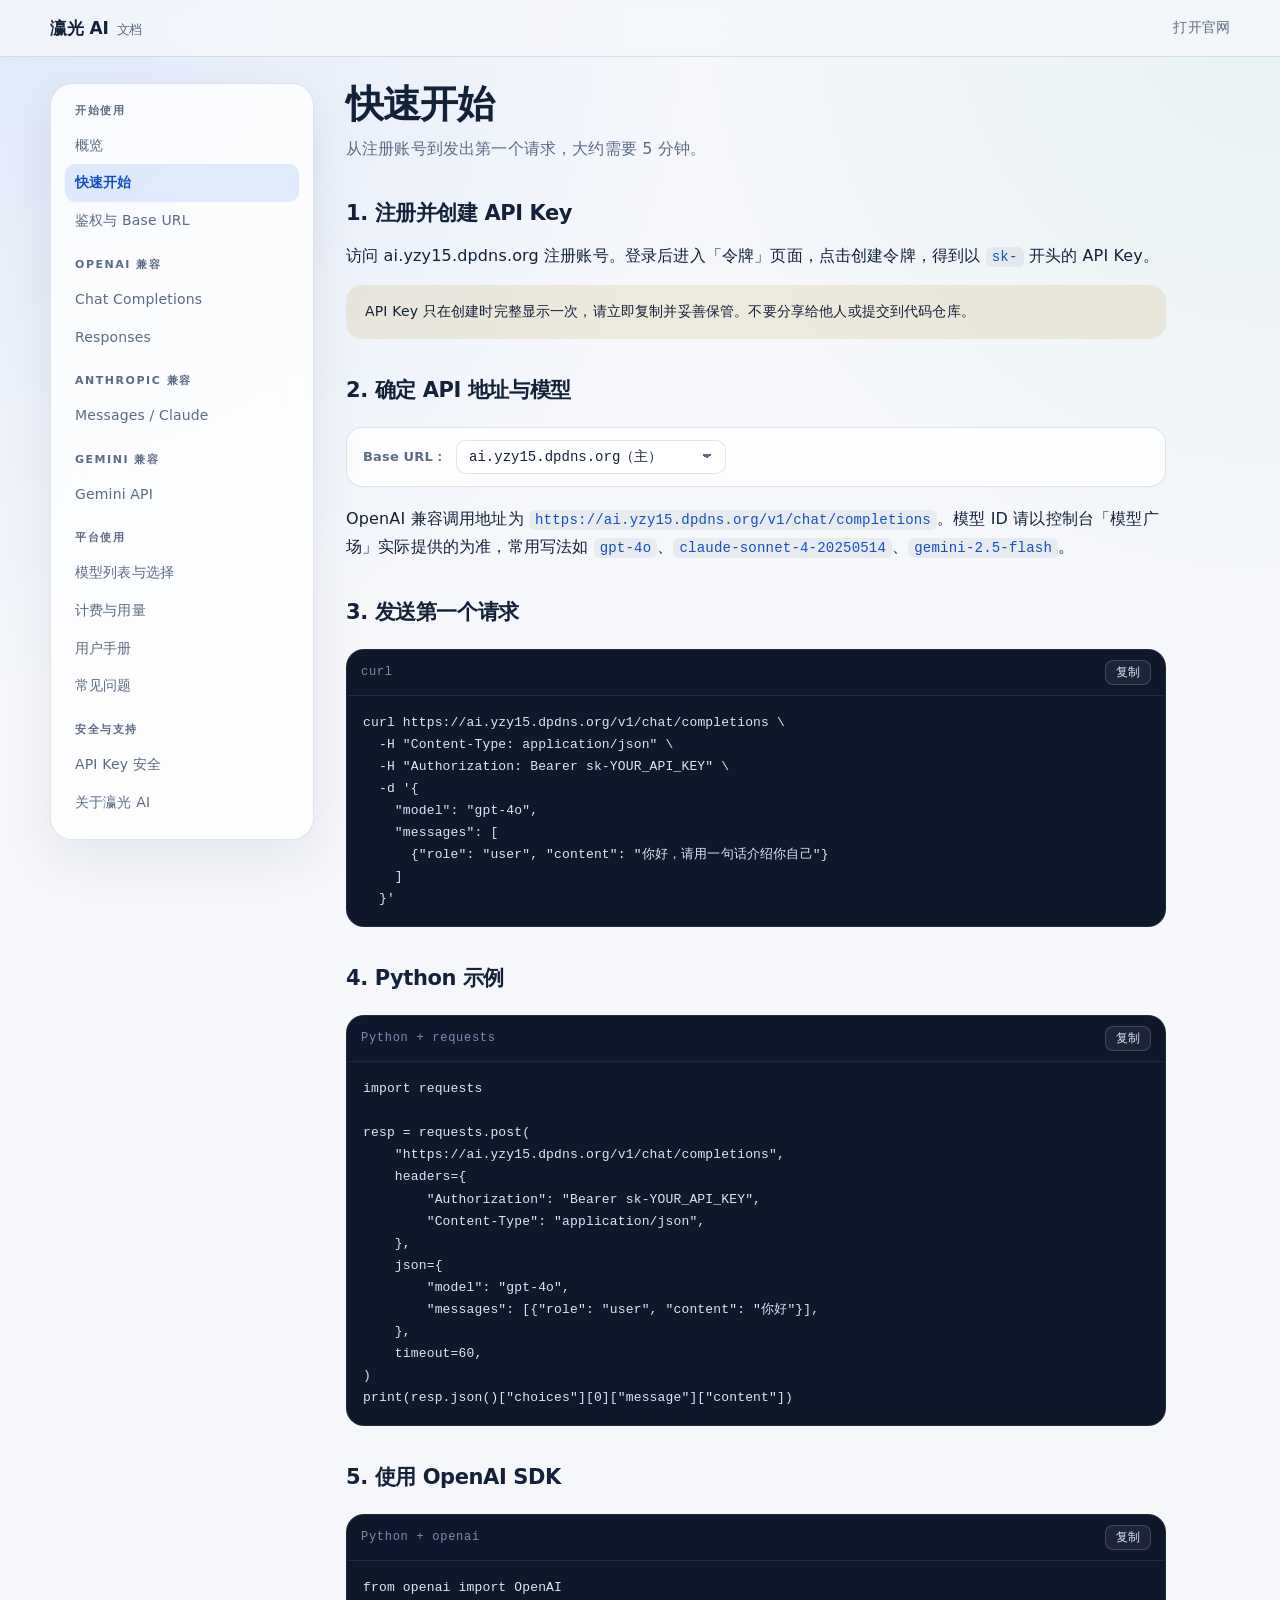
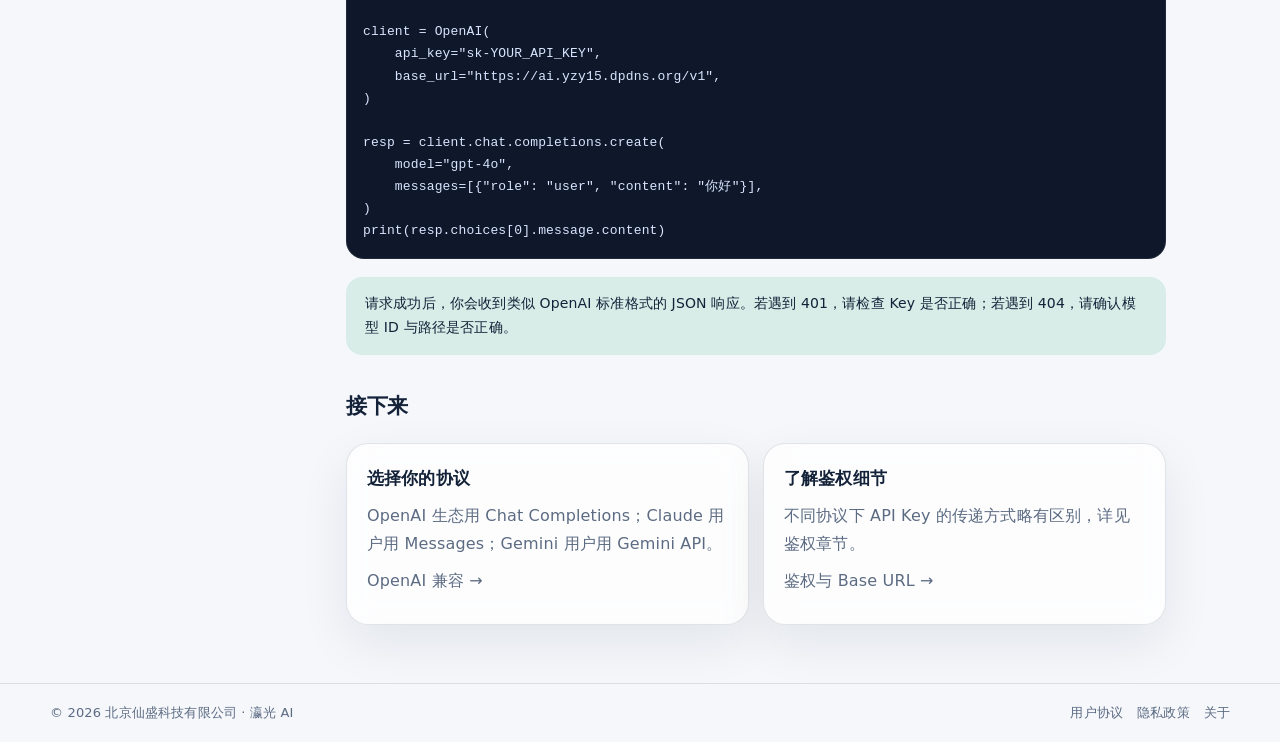
<file: quickstart.html>
<!doctype html>
<html lang="zh-CN">
<head>
  <meta charset="utf-8">
  <meta name="viewport" content="width=device-width, initial-scale=1">
  <meta name="color-scheme" content="light dark">
  <meta name="description" content="瀛光 AI 快速开始教程——注册、创建 API Key、发送第一个请求。">
  <title>快速开始 | 瀛光 AI 文档</title>
  <link rel="stylesheet" href="assets/style.css">
</head>
<body data-page="quickstart">
  <header class="docs-topbar">
    <div class="docs-topbar-inner">
      <a class="brand-link" href="index.html">瀛光 AI<span>文档</span></a>
      <div class="topbar-actions">
        <a class="topbar-link" href="https://ai.yzy15.dpdns.org" target="_blank" rel="noreferrer">打开官网</a>
        <button class="docs-menu-btn" type="button" aria-expanded="false">导航</button>
      </div>
    </div>
  </header>

  <div class="docs-layout">
    <div class="backdrop"></div>
    <aside class="docs-sidebar" id="docsSidebar" aria-label="文档导航">
      <div class="docs-sidebar-head"><span>文档导航</span><button class="docs-close-btn" type="button" aria-label="关闭导航">×</button></div>
      <nav>
        <div class="nav-group">
          <div class="nav-group-title">开始使用</div>
          <a href="index.html" data-nav-page="index">概览</a>
          <a href="quickstart.html" data-nav-page="quickstart">快速开始</a>
          <a href="authentication.html" data-nav-page="authentication">鉴权与 Base URL</a>
        </div>
        <div class="nav-group">
          <div class="nav-group-title">OpenAI 兼容</div>
          <a href="openai-chat.html" data-nav-page="openai-chat">Chat Completions</a>
          <a href="openai-responses.html" data-nav-page="openai-responses">Responses</a>
        </div>
        <div class="nav-group">
          <div class="nav-group-title">Anthropic 兼容</div>
          <a href="anthropic.html" data-nav-page="anthropic">Messages / Claude</a>
        </div>
        <div class="nav-group">
          <div class="nav-group-title">Gemini 兼容</div>
          <a href="gemini.html" data-nav-page="gemini">Gemini API</a>
        </div>
        <div class="nav-group">
          <div class="nav-group-title">平台使用</div>
          <a href="models.html" data-nav-page="models">模型列表与选择</a>
          <a href="billing.html" data-nav-page="billing">计费与用量</a>
          <a href="user-guide.html" data-nav-page="user-guide">用户手册</a>
          <a href="faq.html" data-nav-page="faq">常见问题</a>
        </div>
        <div class="nav-group">
          <div class="nav-group-title">安全与支持</div>
          <a href="security.html" data-nav-page="security">API Key 安全</a>
          <a href="about.html" data-nav-page="about">关于瀛光 AI</a>
        </div>
      </nav>
    </aside>

    <main class="docs-main">
      <div class="docs-content">
        <h1>快速开始</h1>
        <p class="lead">从注册账号到发出第一个请求，大约需要 5 分钟。</p>

        <h2>1. 注册并创建 API Key</h2>
        <p>访问 <a href="https://ai.yzy15.dpdns.org" target="_blank" rel="noreferrer">ai.yzy15.dpdns.org</a> 注册账号。登录后进入「令牌」页面，点击创建令牌，得到以 <code>sk-</code> 开头的 API Key。</p>
        <div class="docs-callout warning">API Key 只在创建时完整显示一次，请立即复制并妥善保管。不要分享给他人或提交到代码仓库。</div>

        <h2>2. 确定 API 地址与模型</h2>
        <div class="base-url-picker" id="baseUrlPicker">
          <label for="baseUrlSelect">Base URL：</label>
          <select id="baseUrlSelect" aria-label="选择 API 地址">
            <option value="https://ai.yzy15.dpdns.org">ai.yzy15.dpdns.org（主）</option>
            <option value="https://aio.yzy15.dpdns.org">aio.yzy15.dpdns.org（备）</option>
            <option value="https://aicn.yzy15.dpdns.org">aicn.yzy15.dpdns.org（CN2）</option>
          </select>
        </div>
        <p>OpenAI 兼容调用地址为 <code><span class="base-url-value">https://ai.yzy15.dpdns.org</span>/v1/chat/completions</code>。模型 ID 请以控制台「模型广场」实际提供的为准，常用写法如 <code>gpt-4o</code>、<code>claude-sonnet-4-20250514</code>、<code>gemini-2.5-flash</code>。</p>

        <h2>3. 发送第一个请求</h2>
        <div class="code-shell">
          <div class="code-head"><span class="code-label">curl</span><button class="copy-btn" type="button">复制</button></div>
<pre><code>curl <span class="base-url-value">https://ai.yzy15.dpdns.org</span>/v1/chat/completions \
  -H "Content-Type: application/json" \
  -H "Authorization: Bearer sk-YOUR_API_KEY" \
  -d '{
    "model": "gpt-4o",
    "messages": [
      {"role": "user", "content": "你好，请用一句话介绍你自己"}
    ]
  }'</code></pre>
        </div>

        <h2>4. Python 示例</h2>
        <div class="code-shell">
          <div class="code-head"><span class="code-label">Python + requests</span><button class="copy-btn" type="button">复制</button></div>
<pre><code>import requests

resp = requests.post(
    "<span class="base-url-value">https://ai.yzy15.dpdns.org</span>/v1/chat/completions",
    headers={
        "Authorization": "Bearer sk-YOUR_API_KEY",
        "Content-Type": "application/json",
    },
    json={
        "model": "gpt-4o",
        "messages": [{"role": "user", "content": "你好"}],
    },
    timeout=60,
)
print(resp.json()["choices"][0]["message"]["content"])</code></pre>
        </div>

        <h2>5. 使用 OpenAI SDK</h2>
        <div class="code-shell">
          <div class="code-head"><span class="code-label">Python + openai</span><button class="copy-btn" type="button">复制</button></div>
<pre><code>from openai import OpenAI

client = OpenAI(
    api_key="sk-YOUR_API_KEY",
    base_url="<span class="base-url-value">https://ai.yzy15.dpdns.org</span>/v1",
)

resp = client.chat.completions.create(
    model="gpt-4o",
    messages=[{"role": "user", "content": "你好"}],
)
print(resp.choices[0].message.content)</code></pre>
        </div>

        <div class="docs-callout success">请求成功后，你会收到类似 OpenAI 标准格式的 JSON 响应。若遇到 401，请检查 Key 是否正确；若遇到 404，请确认模型 ID 与路径是否正确。</div>

        <h2>接下来</h2>
        <div class="docs-grid cols-2">
          <div class="docs-card">
            <h3>选择你的协议</h3>
            <p>OpenAI 生态用 Chat Completions；Claude 用户用 Messages；Gemini 用户用 Gemini API。</p>
            <p><a href="openai-chat.html">OpenAI 兼容 →</a></p>
          </div>
          <div class="docs-card">
            <h3>了解鉴权细节</h3>
            <p>不同协议下 API Key 的传递方式略有区别，详见鉴权章节。</p>
            <p><a href="authentication.html">鉴权与 Base URL →</a></p>
          </div>
        </div>
      </div>
    </main>
  </div>

  <footer class="docs-footer">
    <div class="docs-footer-inner">
      <span>© 2026 北京仙盛科技有限公司 · 瀛光 AI</span>
      <div class="footer-links">
        <a href="用户协议.txt">用户协议</a>
        <a href="隐私政策.txt">隐私政策</a>
        <a href="about.html">关于</a>
      </div>
    </div>
  </footer>
  <script src="assets/docs.js"></script>
</body>
</html>
</file>
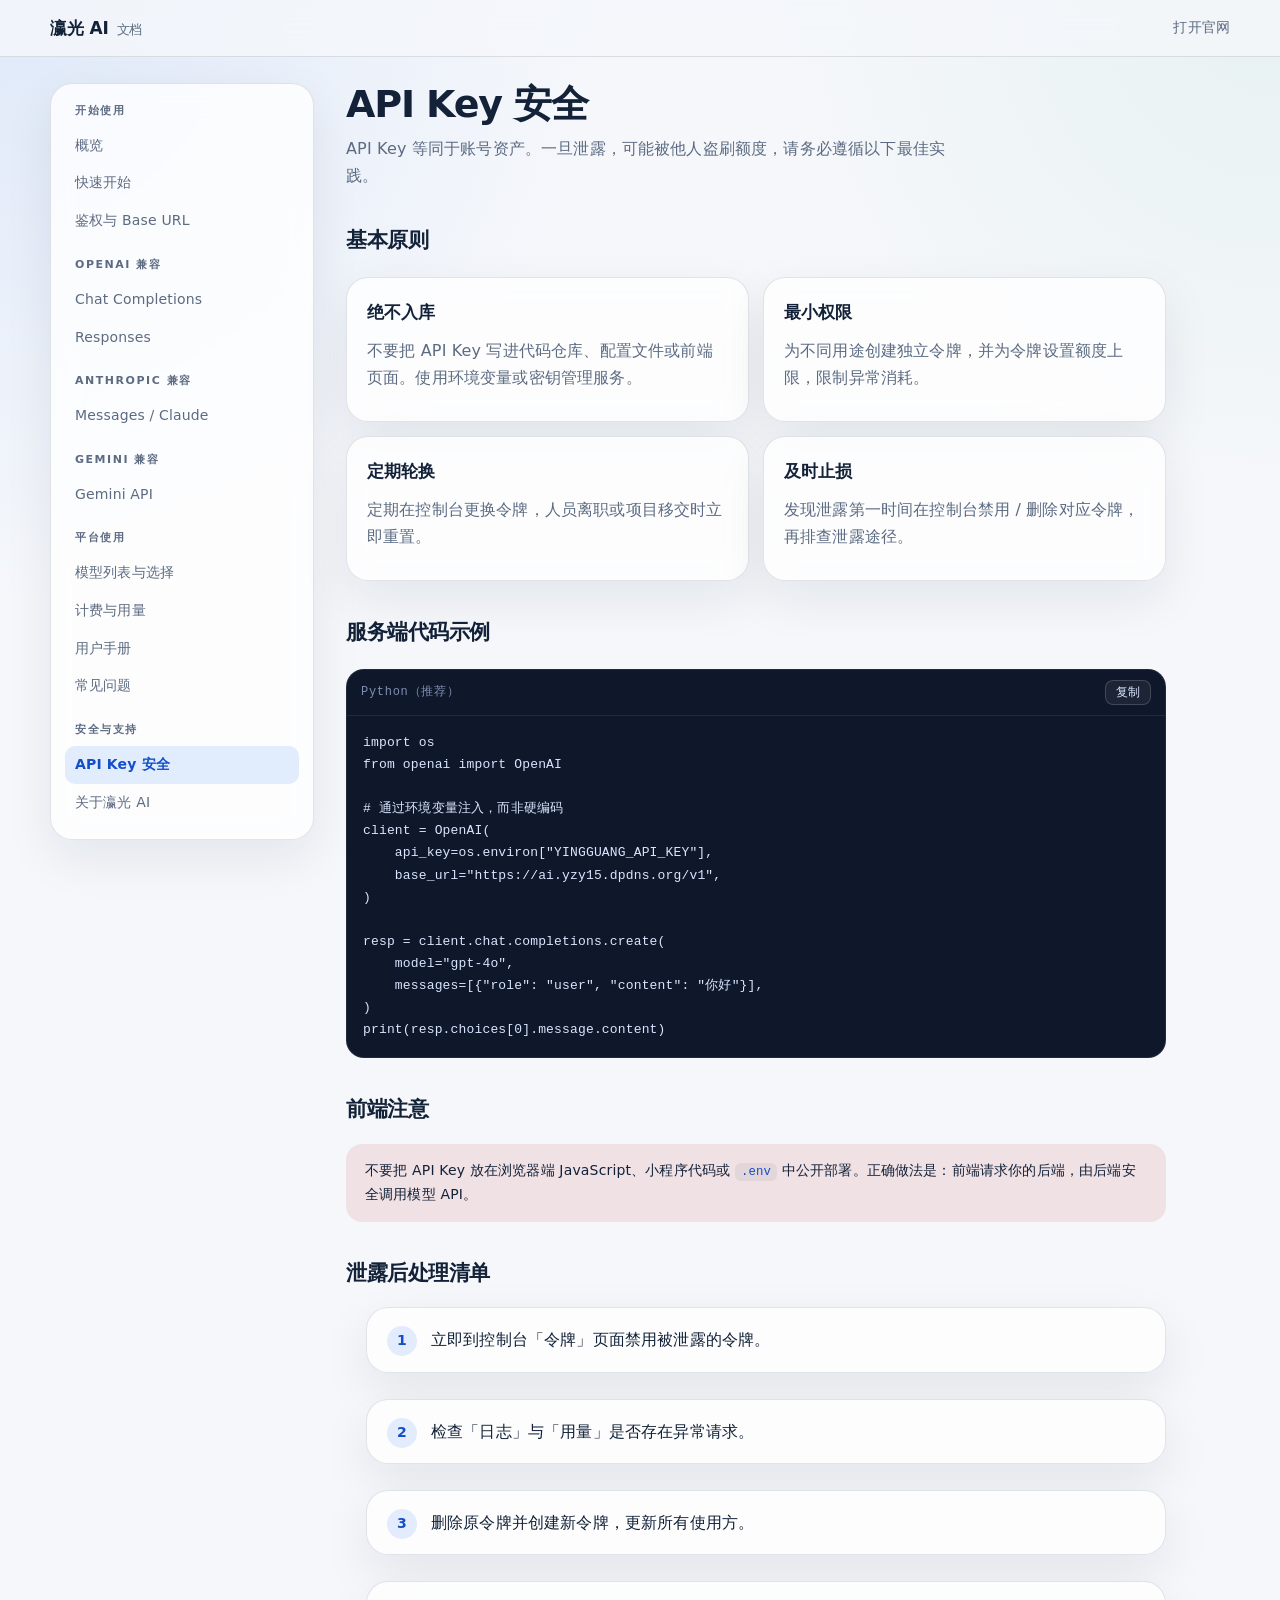
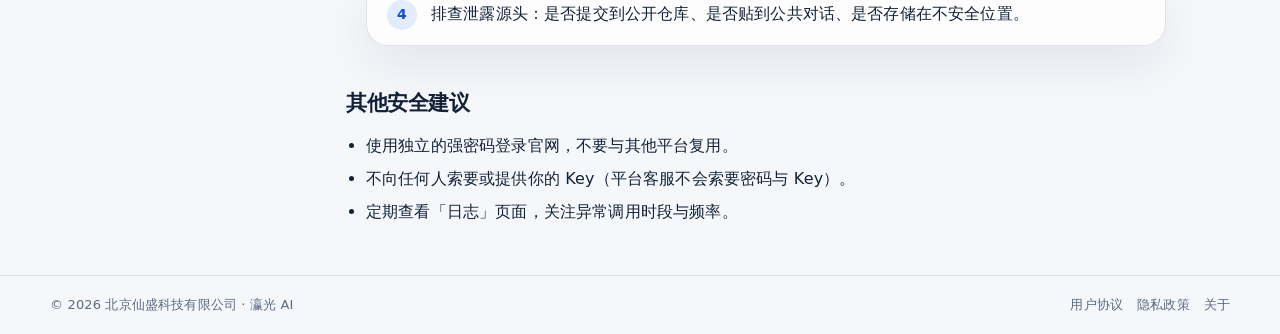
<file: security.html>
<!doctype html>
<html lang="zh-CN">
<head>
  <meta charset="utf-8">
  <meta name="viewport" content="width=device-width, initial-scale=1">
  <meta name="color-scheme" content="light dark">
  <meta name="description" content="瀛光 AI API Key 安全最佳实践。">
  <title>API Key 安全 | 瀛光 AI 文档</title>
  <link rel="stylesheet" href="assets/style.css">
</head>
<body data-page="security">
  <header class="docs-topbar">
    <div class="docs-topbar-inner">
      <a class="brand-link" href="index.html">瀛光 AI<span>文档</span></a>
      <div class="topbar-actions">
        <a class="topbar-link" href="https://ai.yzy15.dpdns.org" target="_blank" rel="noreferrer">打开官网</a>
        <button class="docs-menu-btn" type="button" aria-expanded="false">导航</button>
      </div>
    </div>
  </header>

  <div class="docs-layout">
    <div class="backdrop"></div>
    <aside class="docs-sidebar" id="docsSidebar" aria-label="文档导航">
      <div class="docs-sidebar-head"><span>文档导航</span><button class="docs-close-btn" type="button" aria-label="关闭导航">×</button></div>
      <nav>
        <div class="nav-group">
          <div class="nav-group-title">开始使用</div>
          <a href="index.html" data-nav-page="index">概览</a>
          <a href="quickstart.html" data-nav-page="quickstart">快速开始</a>
          <a href="authentication.html" data-nav-page="authentication">鉴权与 Base URL</a>
        </div>
        <div class="nav-group">
          <div class="nav-group-title">OpenAI 兼容</div>
          <a href="openai-chat.html" data-nav-page="openai-chat">Chat Completions</a>
          <a href="openai-responses.html" data-nav-page="openai-responses">Responses</a>
        </div>
        <div class="nav-group">
          <div class="nav-group-title">Anthropic 兼容</div>
          <a href="anthropic.html" data-nav-page="anthropic">Messages / Claude</a>
        </div>
        <div class="nav-group">
          <div class="nav-group-title">Gemini 兼容</div>
          <a href="gemini.html" data-nav-page="gemini">Gemini API</a>
        </div>
        <div class="nav-group">
          <div class="nav-group-title">平台使用</div>
          <a href="models.html" data-nav-page="models">模型列表与选择</a>
          <a href="billing.html" data-nav-page="billing">计费与用量</a>
          <a href="user-guide.html" data-nav-page="user-guide">用户手册</a>
          <a href="faq.html" data-nav-page="faq">常见问题</a>
        </div>
        <div class="nav-group">
          <div class="nav-group-title">安全与支持</div>
          <a href="security.html" data-nav-page="security">API Key 安全</a>
          <a href="about.html" data-nav-page="about">关于瀛光 AI</a>
        </div>
      </nav>
    </aside>

    <main class="docs-main">
      <div class="docs-content">
        <h1>API Key 安全</h1>
        <p class="lead">API Key 等同于账号资产。一旦泄露，可能被他人盗刷额度，请务必遵循以下最佳实践。</p>

        <h2>基本原则</h2>
        <div class="docs-grid cols-2">
          <div class="docs-card">
            <h3>绝不入库</h3>
            <p>不要把 API Key 写进代码仓库、配置文件或前端页面。使用环境变量或密钥管理服务。</p>
          </div>
          <div class="docs-card">
            <h3>最小权限</h3>
            <p>为不同用途创建独立令牌，并为令牌设置额度上限，限制异常消耗。</p>
          </div>
          <div class="docs-card">
            <h3>定期轮换</h3>
            <p>定期在控制台更换令牌，人员离职或项目移交时立即重置。</p>
          </div>
          <div class="docs-card">
            <h3>及时止损</h3>
            <p>发现泄露第一时间在控制台禁用 / 删除对应令牌，再排查泄露途径。</p>
          </div>
        </div>

        <h2>服务端代码示例</h2>
        <div class="code-shell">
          <div class="code-head"><span class="code-label">Python（推荐）</span><button class="copy-btn" type="button">复制</button></div>
<pre><code>import os
from openai import OpenAI

# 通过环境变量注入，而非硬编码
client = OpenAI(
    api_key=os.environ["YINGGUANG_API_KEY"],
    base_url="<span class="base-url-value">https://ai.yzy15.dpdns.org</span>/v1",
)

resp = client.chat.completions.create(
    model="gpt-4o",
    messages=[{"role": "user", "content": "你好"}],
)
print(resp.choices[0].message.content)</code></pre>
        </div>

        <h2>前端注意</h2>
        <div class="docs-callout danger">不要把 API Key 放在浏览器端 JavaScript、小程序代码或 <code>.env</code> 中公开部署。正确做法是：前端请求你的后端，由后端安全调用模型 API。</div>

        <h2>泄露后处理清单</h2>
        <ol class="docs-steps">
          <li>立即到控制台「令牌」页面禁用被泄露的令牌。</li>
          <li>检查「日志」与「用量」是否存在异常请求。</li>
          <li>删除原令牌并创建新令牌，更新所有使用方。</li>
          <li>排查泄露源头：是否提交到公开仓库、是否贴到公共对话、是否存储在不安全位置。</li>
        </ol>

        <h2>其他安全建议</h2>
        <ul>
          <li>使用独立的强密码登录官网，不要与其他平台复用。</li>
          <li>不向任何人索要或提供你的 Key（平台客服不会索要密码与 Key）。</li>
          <li>定期查看「日志」页面，关注异常调用时段与频率。</li>
        </ul>
      </div>
    </main>
  </div>

  <footer class="docs-footer">
    <div class="docs-footer-inner">
      <span>© 2026 北京仙盛科技有限公司 · 瀛光 AI</span>
      <div class="footer-links">
        <a href="用户协议.txt">用户协议</a>
        <a href="隐私政策.txt">隐私政策</a>
        <a href="about.html">关于</a>
      </div>
    </div>
  </footer>
  <script src="assets/docs.js"></script>
</body>
</html>
</file>
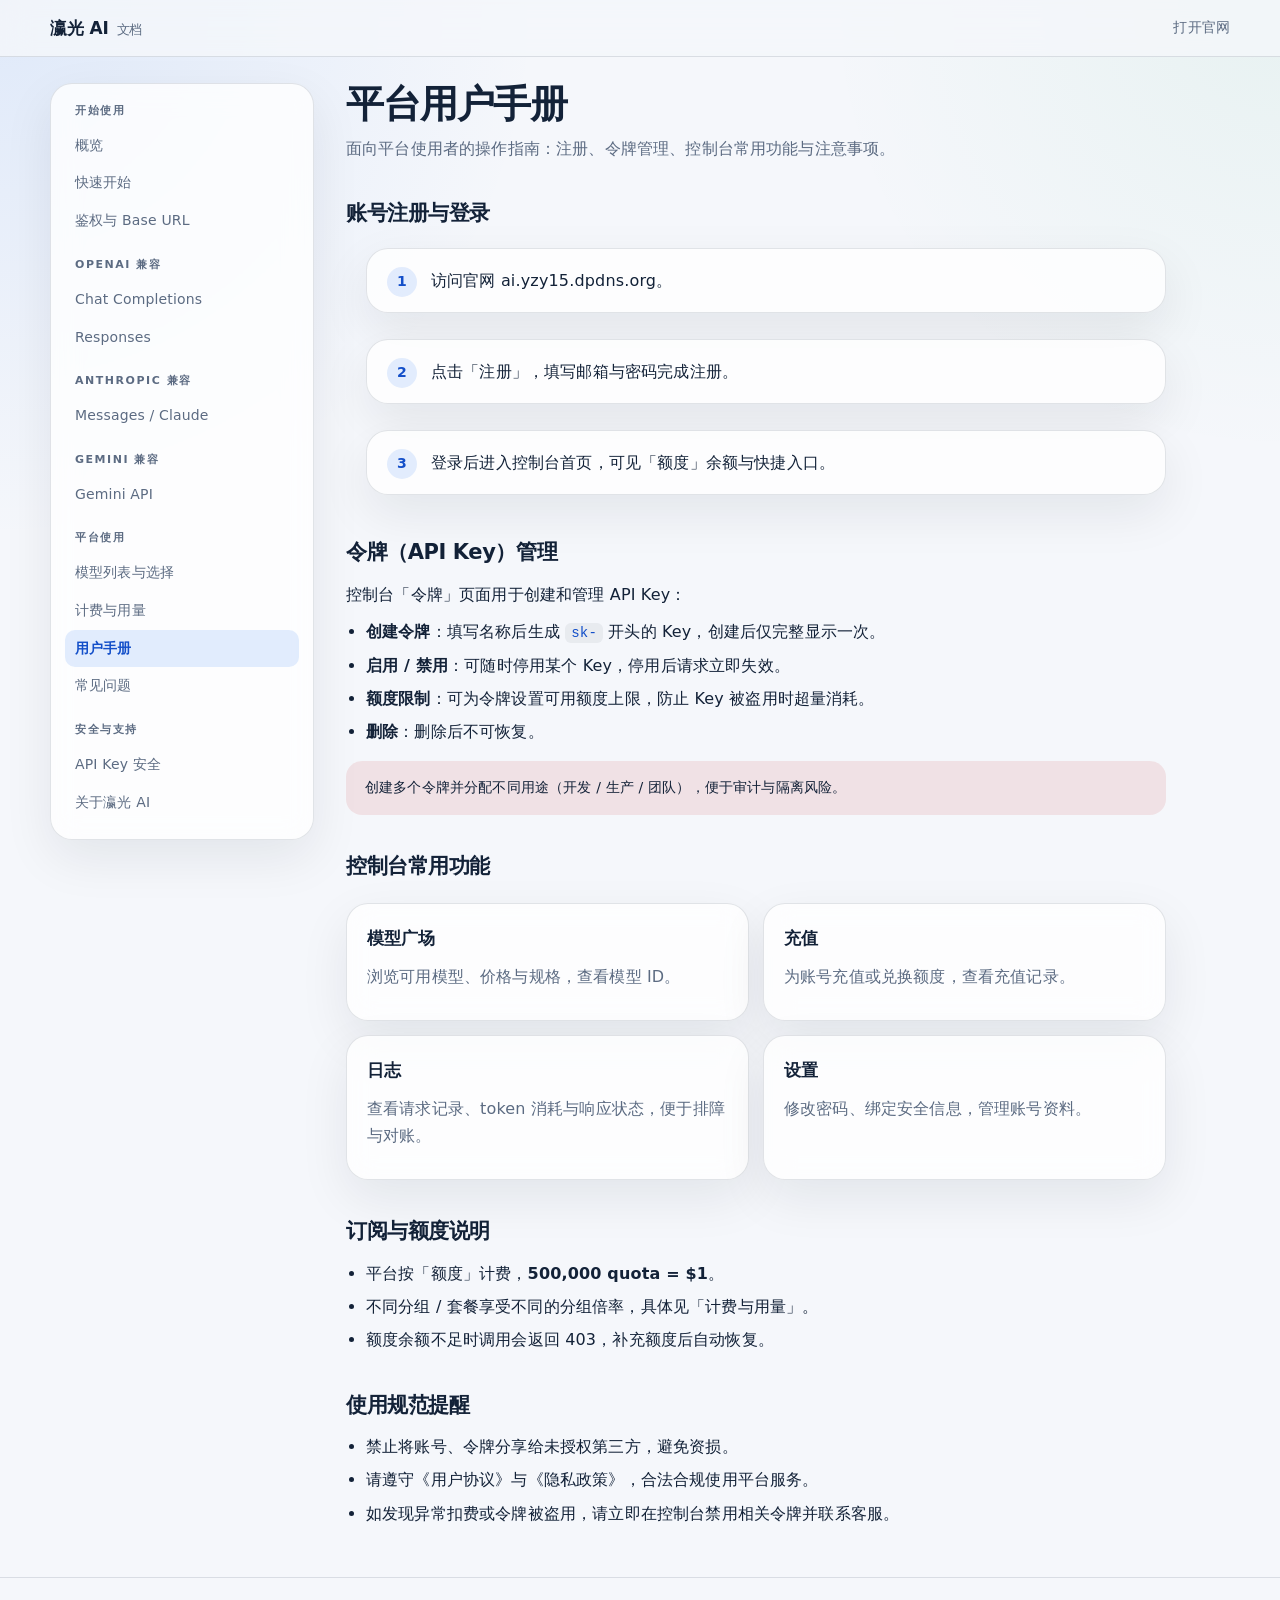
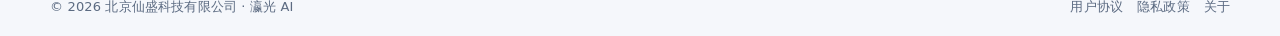
<file: user-guide.html>
<!doctype html>
<html lang="zh-CN">
<head>
  <meta charset="utf-8">
  <meta name="viewport" content="width=device-width, initial-scale=1">
  <meta name="color-scheme" content="light dark">
  <meta name="description" content="瀛光 AI 平台用户手册——账号、令牌、控制台使用说明。">
  <title>用户手册 | 瀛光 AI 文档</title>
  <link rel="stylesheet" href="assets/style.css">
</head>
<body data-page="user-guide">
  <header class="docs-topbar">
    <div class="docs-topbar-inner">
      <a class="brand-link" href="index.html">瀛光 AI<span>文档</span></a>
      <div class="topbar-actions">
        <a class="topbar-link" href="https://ai.yzy15.dpdns.org" target="_blank" rel="noreferrer">打开官网</a>
        <button class="docs-menu-btn" type="button" aria-expanded="false">导航</button>
      </div>
    </div>
  </header>

  <div class="docs-layout">
    <div class="backdrop"></div>
    <aside class="docs-sidebar" id="docsSidebar" aria-label="文档导航">
      <div class="docs-sidebar-head"><span>文档导航</span><button class="docs-close-btn" type="button" aria-label="关闭导航">×</button></div>
      <nav>
        <div class="nav-group">
          <div class="nav-group-title">开始使用</div>
          <a href="index.html" data-nav-page="index">概览</a>
          <a href="quickstart.html" data-nav-page="quickstart">快速开始</a>
          <a href="authentication.html" data-nav-page="authentication">鉴权与 Base URL</a>
        </div>
        <div class="nav-group">
          <div class="nav-group-title">OpenAI 兼容</div>
          <a href="openai-chat.html" data-nav-page="openai-chat">Chat Completions</a>
          <a href="openai-responses.html" data-nav-page="openai-responses">Responses</a>
        </div>
        <div class="nav-group">
          <div class="nav-group-title">Anthropic 兼容</div>
          <a href="anthropic.html" data-nav-page="anthropic">Messages / Claude</a>
        </div>
        <div class="nav-group">
          <div class="nav-group-title">Gemini 兼容</div>
          <a href="gemini.html" data-nav-page="gemini">Gemini API</a>
        </div>
        <div class="nav-group">
          <div class="nav-group-title">平台使用</div>
          <a href="models.html" data-nav-page="models">模型列表与选择</a>
          <a href="billing.html" data-nav-page="billing">计费与用量</a>
          <a href="user-guide.html" data-nav-page="user-guide">用户手册</a>
          <a href="faq.html" data-nav-page="faq">常见问题</a>
        </div>
        <div class="nav-group">
          <div class="nav-group-title">安全与支持</div>
          <a href="security.html" data-nav-page="security">API Key 安全</a>
          <a href="about.html" data-nav-page="about">关于瀛光 AI</a>
        </div>
      </nav>
    </aside>

    <main class="docs-main">
      <div class="docs-content">
        <h1>平台用户手册</h1>
        <p class="lead">面向平台使用者的操作指南：注册、令牌管理、控制台常用功能与注意事项。</p>

        <h2>账号注册与登录</h2>
        <ol class="docs-steps">
          <li>访问官网 <a href="https://ai.yzy15.dpdns.org" target="_blank" rel="noreferrer">ai.yzy15.dpdns.org</a>。</li>
          <li>点击「注册」，填写邮箱与密码完成注册。</li>
          <li>登录后进入控制台首页，可见「额度」余额与快捷入口。</li>
        </ol>

        <h2>令牌（API Key）管理</h2>
        <p>控制台「令牌」页面用于创建和管理 API Key：</p>
        <ul>
          <li><strong>创建令牌</strong>：填写名称后生成 <code>sk-</code> 开头的 Key，创建后仅完整显示一次。</li>
          <li><strong>启用 / 禁用</strong>：可随时停用某个 Key，停用后请求立即失效。</li>
          <li><strong>额度限制</strong>：可为令牌设置可用额度上限，防止 Key 被盗用时超量消耗。</li>
          <li><strong>删除</strong>：删除后不可恢复。</li>
        </ul>
        <div class="docs-callout danger">创建多个令牌并分配不同用途（开发 / 生产 / 团队），便于审计与隔离风险。</div>

        <h2>控制台常用功能</h2>
        <div class="docs-grid cols-2">
          <div class="docs-card">
            <h3>模型广场</h3>
            <p>浏览可用模型、价格与规格，查看模型 ID。</p>
          </div>
          <div class="docs-card">
            <h3>充值</h3>
            <p>为账号充值或兑换额度，查看充值记录。</p>
          </div>
          <div class="docs-card">
            <h3>日志</h3>
            <p>查看请求记录、token 消耗与响应状态，便于排障与对账。</p>
          </div>
          <div class="docs-card">
            <h3>设置</h3>
            <p>修改密码、绑定安全信息，管理账号资料。</p>
          </div>
        </div>

        <h2>订阅与额度说明</h2>
        <ul>
          <li>平台按「额度」计费，<strong>500,000 quota = $1</strong>。</li>
          <li>不同分组 / 套餐享受不同的分组倍率，具体见「计费与用量」。</li>
          <li>额度余额不足时调用会返回 403，补充额度后自动恢复。</li>
        </ul>

        <h2>使用规范提醒</h2>
        <ul>
          <li>禁止将账号、令牌分享给未授权第三方，避免资损。</li>
          <li>请遵守《用户协议》与《隐私政策》，合法合规使用平台服务。</li>
          <li>如发现异常扣费或令牌被盗用，请立即在控制台禁用相关令牌并联系客服。</li>
        </ul>
      </div>
    </main>
  </div>

  <footer class="docs-footer">
    <div class="docs-footer-inner">
      <span>© 2026 北京仙盛科技有限公司 · 瀛光 AI</span>
      <div class="footer-links">
        <a href="用户协议.txt">用户协议</a>
        <a href="隐私政策.txt">隐私政策</a>
        <a href="about.html">关于</a>
      </div>
    </div>
  </footer>
  <script src="assets/docs.js"></script>
</body>
</html>
</file>
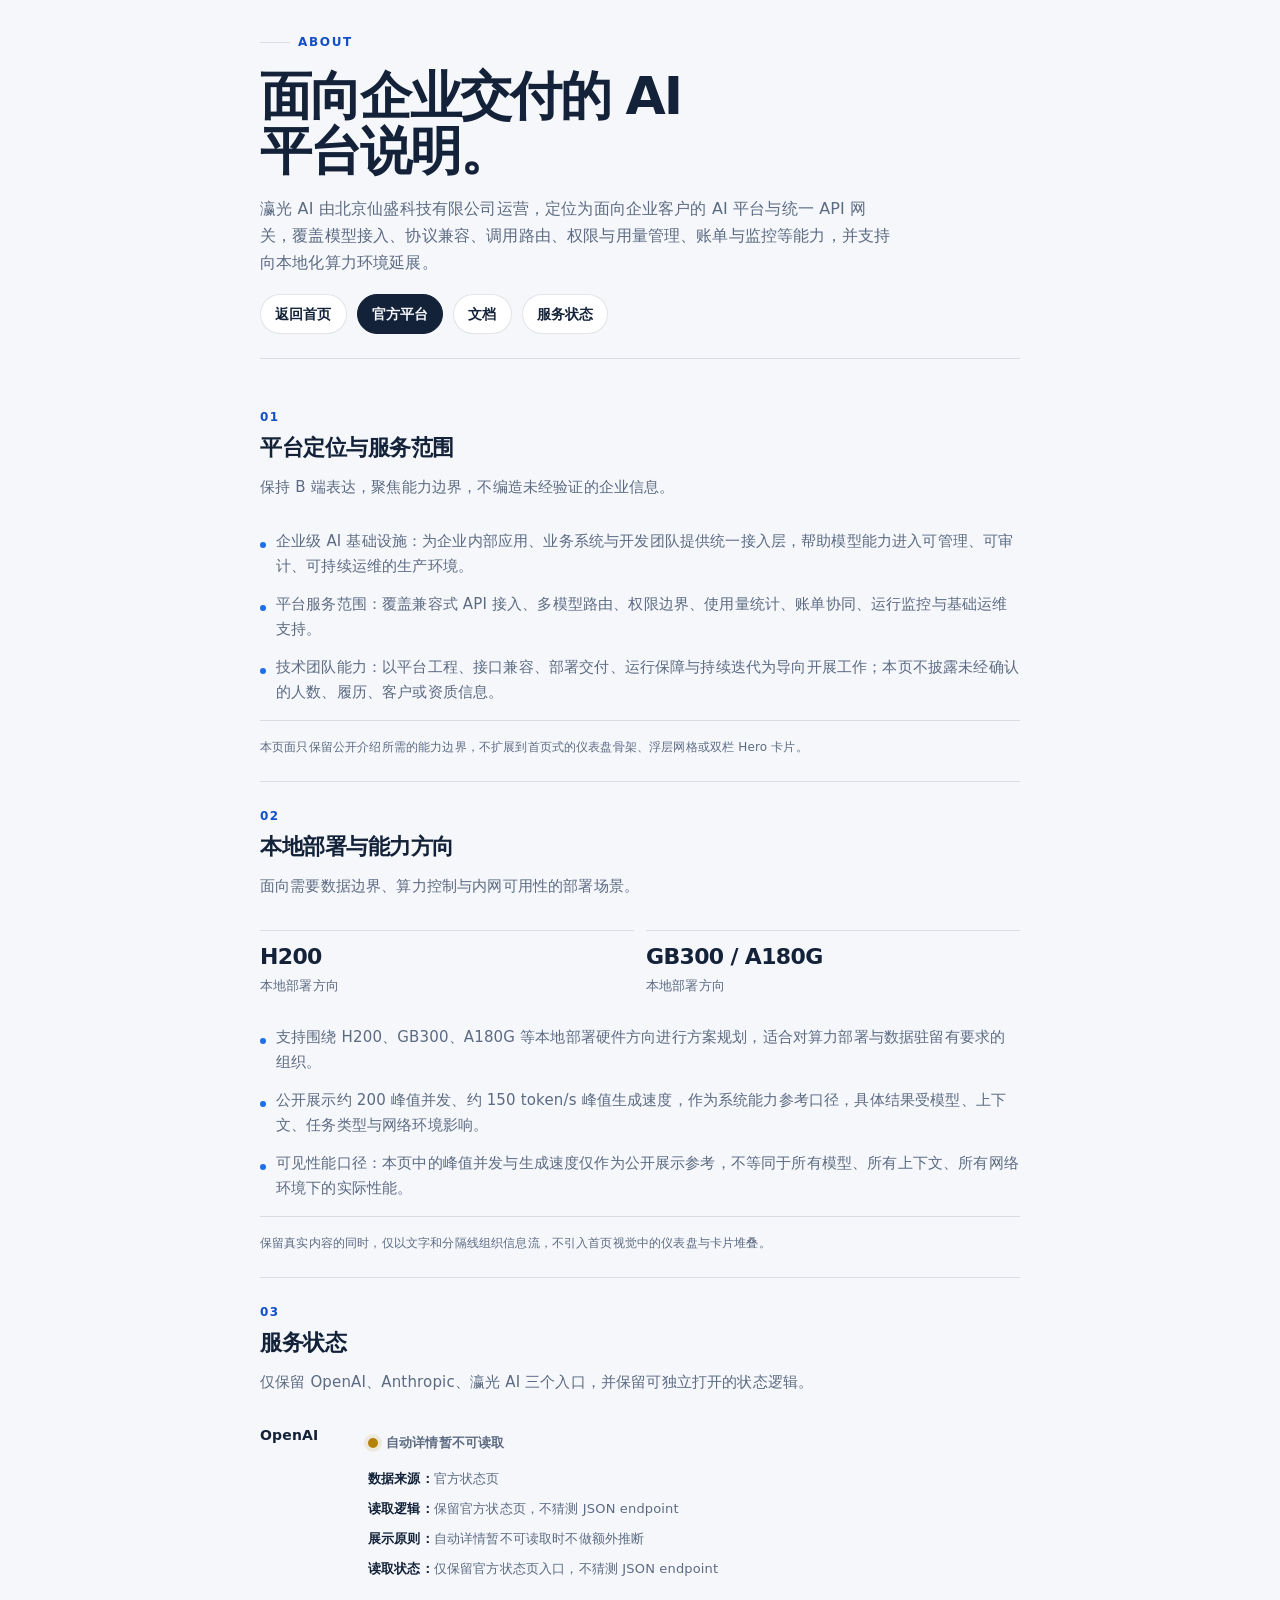
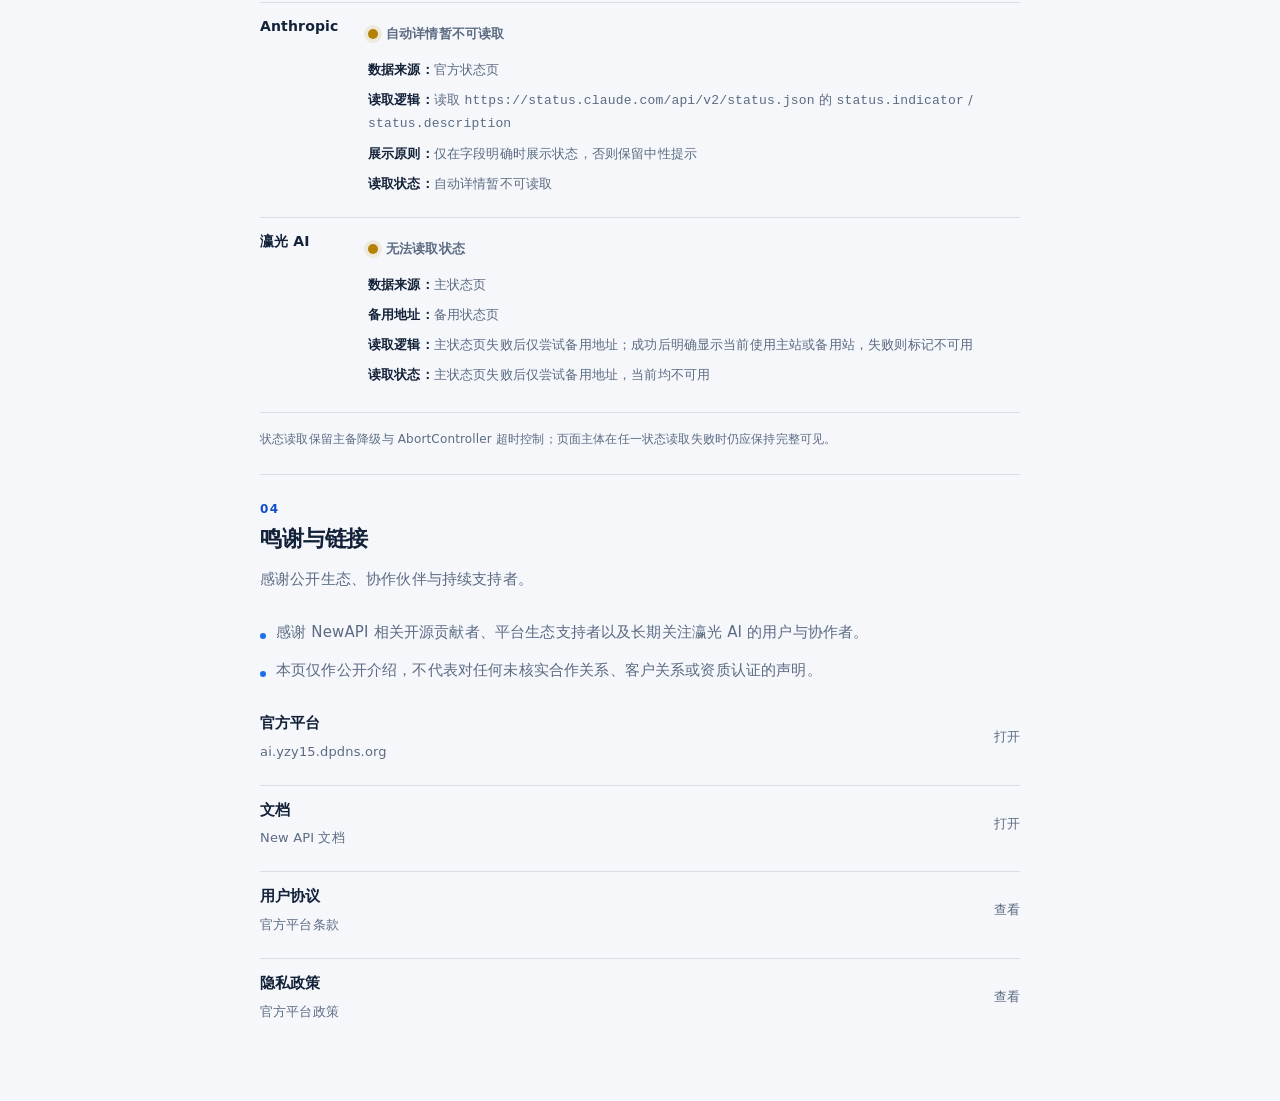
<file: 关于.html>
<!doctype html>
<html lang="zh-CN">
<head>
  <meta charset="utf-8">
  <meta name="viewport" content="width=device-width, initial-scale=1">
  <meta name="color-scheme" content="light dark">
  <meta name="description" content="关于瀛光 AI。了解北京仙盛科技有限公司旗下的企业级 AI 平台定位、服务范围、本地部署方向、状态入口与鸣谢信息。">
  <title>关于瀛光 AI｜企业级 AI 基础设施与统一 API 网关</title>
  <style>
    :root {
      color-scheme: light dark;
      --bg: #f5f7fb;
      --surface: #ffffff;
      --surface-strong: #ffffff;
      --text: #132238;
      --muted: #5c6b82;
      --border: rgba(19, 34, 56, 0.12);
      --brand: #1f6feb;
      --brand-strong: #134fc9;
      --brand-soft: rgba(31, 111, 235, 0.08);
      --success: #0f9d58;
      --warning: #b58105;
      --danger: #cf4444;
      --shadow: none;
      --line: rgba(19, 34, 56, 0.12);
      --chip-bg: rgba(19, 34, 56, 0.05);
    }

    @media (prefers-color-scheme: dark) {
      :root {
        --bg: #08111f;
        --surface: #0d1727;
        --surface-strong: #0d1727;
        --text: #ecf2ff;
        --muted: #9aa8bf;
        --border: rgba(236, 242, 255, 0.14);
        --brand: #76a9ff;
        --brand-strong: #a8c6ff;
        --brand-soft: rgba(118, 169, 255, 0.12);
        --success: #3bc46d;
        --warning: #f0b84b;
        --danger: #ff6b6b;
        --line: rgba(236, 242, 255, 0.14);
        --chip-bg: rgba(236, 242, 255, 0.06);
      }
    }

    * { box-sizing: border-box; }
    html { scroll-behavior: smooth; }
    body {
      margin: 0;
      min-height: 100vh;
      font-family: Inter, "PingFang SC", "Hiragino Sans GB", "Microsoft YaHei", system-ui, -apple-system, BlinkMacSystemFont, sans-serif;
      background: var(--bg);
      color: var(--text);
      line-height: 1.7;
      letter-spacing: 0.01em;
    }

    a { color: inherit; text-decoration: none; }
    a:hover { color: var(--brand); }
    a:focus-visible {
      outline: 2px solid var(--brand);
      outline-offset: 3px;
    }

    .page {
      width: min(760px, calc(100% - 32px));
      margin: 0 auto;
      padding: 24px 0 44px;
    }

    .topbar {
      display: flex;
      align-items: center;
      justify-content: space-between;
      gap: 16px;
      padding: 8px 0 20px;
      border-bottom: 1px solid var(--line);
      margin-bottom: 28px;
    }

    .brand {
      display: flex;
      align-items: center;
      gap: 12px;
      min-width: 0;
    }

    .brand-mark {
      width: 38px;
      height: 38px;
      border-radius: 12px;
      border: 1px solid var(--border);
      background: linear-gradient(135deg, var(--brand-soft), transparent);
      flex: none;
    }

    .brand h1 {
      margin: 0;
      font-size: 15px;
      line-height: 1.2;
      letter-spacing: 0.04em;
    }

    .brand p {
      margin: 3px 0 0;
      color: var(--muted);
      font-size: 12px;
    }

    .nav {
      display: flex;
      flex-wrap: wrap;
      justify-content: flex-end;
      gap: 10px;
    }

    .nav a {
      padding: 6px 0;
      color: var(--muted);
      font-size: 13px;
    }

    .nav a:hover { color: var(--text); }

    .about-flag {
      display: inline-flex;
      align-items: center;
      gap: 8px;
      margin: 0 0 16px;
      color: var(--brand-strong);
      font-size: 12px;
      font-weight: 600;
      letter-spacing: 0.14em;
      text-transform: uppercase;
    }

    .about-flag::before {
      content: "";
      width: 30px;
      height: 1px;
      background: var(--line);
    }

    h2, h3, h4, p { margin: 0; }

    .intro {
      padding-bottom: 24px;
      border-bottom: 1px solid var(--line);
      margin-bottom: 24px;
    }

    .intro h2 {
      font-size: clamp(36px, 6vw, 52px);
      line-height: 1.06;
      letter-spacing: -0.04em;
      max-width: 12ch;
    }

    .intro p {
      margin-top: 16px;
      max-width: 62ch;
      color: var(--muted);
      font-size: 16px;
    }

    .lead-links {
      display: flex;
      flex-wrap: wrap;
      gap: 10px;
      margin-top: 18px;
    }

    .btn {
      display: inline-flex;
      align-items: center;
      justify-content: center;
      min-height: 40px;
      padding: 0 14px;
      border-radius: 999px;
      border: 1px solid var(--border);
      background: var(--surface);
      font-size: 14px;
      font-weight: 600;
    }

    .btn.primary {
      background: var(--text);
      color: var(--bg);
      border-color: var(--text);
    }

    .btn.primary:hover { color: var(--bg); }

    .section {
      padding: 24px 0;
      border-bottom: 1px solid var(--line);
    }

    .section:last-of-type { border-bottom: 0; }

    .section-head {
      display: flex;
      align-items: baseline;
      justify-content: space-between;
      gap: 16px;
      margin-bottom: 14px;
    }

    .section-kicker {
      color: var(--brand-strong);
      font-size: 12px;
      font-weight: 700;
      letter-spacing: 0.12em;
      text-transform: uppercase;
    }

    .section-title {
      margin-top: 6px;
      font-size: 22px;
      line-height: 1.25;
      letter-spacing: -0.02em;
    }

    .section-copy {
      color: var(--muted);
      font-size: 15px;
      max-width: 64ch;
    }

    .flow {
      display: grid;
      gap: 14px;
    }

    .note {
      padding: 16px 0 0;
      border-top: 1px solid var(--line);
      color: var(--muted);
      font-size: 12px;
      line-height: 1.7;
    }

    .list {
      list-style: none;
      padding: 0;
      margin: 14px 0 0;
      display: grid;
      gap: 12px;
    }

    .list li {
      padding-left: 16px;
      position: relative;
      color: var(--muted);
      font-size: 15px;
    }

    .list li::before {
      content: "";
      position: absolute;
      left: 0;
      top: 0.88em;
      width: 6px;
      height: 6px;
      border-radius: 999px;
      background: var(--brand);
    }

    .metric-line {
      display: grid;
      grid-template-columns: repeat(2, minmax(0, 1fr));
      gap: 12px;
      margin-top: 16px;
    }

    .metric {
      padding-top: 14px;
      border-top: 1px solid var(--line);
    }

    .metric strong {
      display: block;
      font-size: 22px;
      line-height: 1.1;
      letter-spacing: -0.03em;
    }

    .metric span {
      display: block;
      margin-top: 6px;
      color: var(--muted);
      font-size: 13px;
    }

    .status-list {
      display: grid;
      gap: 10px;
      margin-top: 14px;
    }

    .status-row {
      display: grid;
      grid-template-columns: 96px 1fr;
      gap: 12px;
      padding: 12px 0;
      border-top: 1px solid var(--line);
    }

    .status-row:first-child { border-top: 0; padding-top: 0; }

    .status-label {
      font-weight: 700;
      font-size: 14px;
    }

    .status-body {
      color: var(--muted);
      font-size: 14px;
    }

    .status {
      display: inline-flex;
      align-items: center;
      gap: 8px;
      margin-top: 8px;
      font-size: 13px;
      font-weight: 600;
    }

    .dot {
      width: 10px;
      height: 10px;
      border-radius: 999px;
      background: var(--warning);
      box-shadow: 0 0 0 4px rgba(181, 133, 5, 0.12);
    }

    .status.ok .dot { background: var(--success); box-shadow: 0 0 0 4px rgba(15, 157, 88, 0.12); }
    .status.warn .dot { background: var(--warning); box-shadow: 0 0 0 4px rgba(181, 133, 5, 0.12); }
    .status.bad .dot { background: var(--danger); box-shadow: 0 0 0 4px rgba(207, 68, 68, 0.14); }

    .meta-list {
      list-style: none;
      padding: 0;
      margin: 12px 0 0;
      display: grid;
      gap: 8px;
      color: var(--muted);
      font-size: 13px;
    }

    .meta-list strong { color: var(--text); font-weight: 600; }

    .link-stack {
      display: grid;
      gap: 10px;
      margin-top: 14px;
    }

    .link-row {
      display: flex;
      align-items: center;
      justify-content: space-between;
      gap: 16px;
      padding: 12px 0;
      border-top: 1px solid var(--line);
    }

    .link-row:first-child { border-top: 0; padding-top: 0; }

    .link-row strong {
      display: block;
      font-size: 15px;
      margin-bottom: 4px;
    }

    .link-row span {
      display: block;
      color: var(--muted);
      font-size: 13px;
    }

    .link-row em {
      font-style: normal;
      color: var(--muted);
      font-size: 13px;
      white-space: nowrap;
    }

    .footer {
      padding-top: 20px;
      margin-top: 8px;
      border-top: 1px solid var(--line);
      display: grid;
      gap: 12px;
      color: var(--muted);
      font-size: 13px;
    }

    .footer-links {
      display: flex;
      flex-wrap: wrap;
      gap: 12px;
    }

    .footer a { text-decoration: underline; text-underline-offset: 3px; }

    .fineprint {
      color: var(--muted);
      font-size: 12px;
      line-height: 1.75;
      margin-top: 10px;
    }

    @media (max-width: 640px) {
      .page { width: min(100% - 20px, 760px); padding-top: 12px; }
      .topbar { flex-direction: column; align-items: stretch; }
      .nav { justify-content: flex-start; }
      .section-head { flex-direction: column; align-items: flex-start; }
      .metric-line { grid-template-columns: 1fr; }
      .status-row { grid-template-columns: 1fr; }
      .link-row { flex-direction: column; align-items: flex-start; }
      .intro h2 { max-width: none; }
    }

    @media (prefers-reduced-motion: reduce) {
      html { scroll-behavior: auto; }
      *, *::before, *::after { animation-duration: 0.01ms !important; animation-iteration-count: 1 !important; transition-duration: 0.01ms !important; }
    }
  </style>
</head>
<body>
  <div class="page">
    <main>
      <section class="intro" aria-labelledby="about-title">
        <div class="about-flag">ABOUT</div>
        <h2 id="about-title">面向企业交付的 AI 平台说明。</h2>
        <p>瀛光 AI 由北京仙盛科技有限公司运营，定位为面向企业客户的 AI 平台与统一 API 网关，覆盖模型接入、协议兼容、调用路由、权限与用量管理、账单与监控等能力，并支持向本地化算力环境延展。</p>
        <div class="lead-links" aria-label="快捷链接">
          <a class="btn" href="首页.html">返回首页</a>
          <a class="btn primary" href="https://ai.yzy15.dpdns.org/" target="_blank" rel="noreferrer">官方平台</a>
          <a class="btn" href="https://docs.newapi.pro/zh/docs/api" target="_blank" rel="noreferrer">文档</a>
          <a class="btn" href="#status">服务状态</a>
        </div>
      </section>

      <section class="section" aria-labelledby="scope-title">
        <div class="section-head">
          <div>
            <div class="section-kicker">01</div>
            <h3 class="section-title" id="scope-title">平台定位与服务范围</h3>
          </div>
        </div>
        <div class="flow">
          <p class="section-copy">保持 B 端表达，聚焦能力边界，不编造未经验证的企业信息。</p>
          <ul class="list">
            <li>企业级 AI 基础设施：为企业内部应用、业务系统与开发团队提供统一接入层，帮助模型能力进入可管理、可审计、可持续运维的生产环境。</li>
            <li>平台服务范围：覆盖兼容式 API 接入、多模型路由、权限边界、使用量统计、账单协同、运行监控与基础运维支持。</li>
            <li>技术团队能力：以平台工程、接口兼容、部署交付、运行保障与持续迭代为导向开展工作；本页不披露未经确认的人数、履历、客户或资质信息。</li>
          </ul>
          <div class="note">本页面只保留公开介绍所需的能力边界，不扩展到首页式的仪表盘骨架、浮层网格或双栏 Hero 卡片。</div>
        </div>
      </section>

      <section class="section" aria-labelledby="capability-title">
        <div class="section-head">
          <div>
            <div class="section-kicker">02</div>
            <h3 class="section-title" id="capability-title">本地部署与能力方向</h3>
          </div>
        </div>
        <div class="flow">
          <p class="section-copy">面向需要数据边界、算力控制与内网可用性的部署场景。</p>
          <div class="metric-line">
            <div class="metric">
              <strong>H200</strong>
              <span>本地部署方向</span>
            </div>
            <div class="metric">
              <strong>GB300 / A180G</strong>
              <span>本地部署方向</span>
            </div>
          </div>
          <ul class="list">
            <li>支持围绕 H200、GB300、A180G 等本地部署硬件方向进行方案规划，适合对算力部署与数据驻留有要求的组织。</li>
            <li>公开展示约 200 峰值并发、约 150 token/s 峰值生成速度，作为系统能力参考口径，具体结果受模型、上下文、任务类型与网络环境影响。</li>
            <li>可见性能口径：本页中的峰值并发与生成速度仅作为公开展示参考，不等同于所有模型、所有上下文、所有网络环境下的实际性能。</li>
          </ul>
          <div class="note">保留真实内容的同时，仅以文字和分隔线组织信息流，不引入首页视觉中的仪表盘与卡片堆叠。</div>
        </div>
      </section>

      <section class="section" id="status" aria-labelledby="status-title">
        <div class="section-head">
          <div>
            <div class="section-kicker">03</div>
            <h3 class="section-title" id="status-title">服务状态</h3>
          </div>
        </div>
        <div class="flow">
          <p class="section-copy">仅保留 OpenAI、Anthropic、瀛光 AI 三个入口，并保留可独立打开的状态逻辑。</p>
          <div class="status-list">
            <div class="status-row" data-status-card="openai">
              <div class="status-label">OpenAI</div>
              <div class="status-body">
                <div class="status warn" data-status-state="openai"><span class="dot" aria-hidden="true"></span><span>自动详情暂不可读取</span></div>
                <ul class="meta-list">
                  <li><strong>数据来源：</strong><a href="https://status.openai.com/" target="_blank" rel="noreferrer">官方状态页</a></li>
                  <li><strong>读取逻辑：</strong>保留官方状态页，不猜测 JSON endpoint</li>
                  <li><strong>展示原则：</strong>自动详情暂不可读取时不做额外推断</li>
                  <li data-readout><strong>读取状态：</strong>待读取</li>
                </ul>
              </div>
            </div>
            <div class="status-row" data-status-card="anthropic">
              <div class="status-label">Anthropic</div>
              <div class="status-body">
                <div class="status warn" data-status-state="anthropic"><span class="dot" aria-hidden="true"></span><span>自动详情暂不可读取</span></div>
                <ul class="meta-list">
                  <li><strong>数据来源：</strong><a href="https://status.claude.com/" target="_blank" rel="noreferrer">官方状态页</a></li>
                  <li><strong>读取逻辑：</strong>读取 <code>https://status.claude.com/api/v2/status.json</code> 的 <code>status.indicator</code> / <code>status.description</code></li>
                  <li><strong>展示原则：</strong>仅在字段明确时展示状态，否则保留中性提示</li>
                  <li data-readout><strong>读取状态：</strong>待读取</li>
                </ul>
              </div>
            </div>
            <div class="status-row" data-status-card="yingguang">
              <div class="status-label">瀛光 AI</div>
              <div class="status-body">
                <div class="status warn" data-status-state="yingguang"><span class="dot" aria-hidden="true"></span><span>主状态页与备用状态页待自动读取</span></div>
                <ul class="meta-list">
                  <li><strong>数据来源：</strong><a href="https://uptime.yzy15.dpdns.org/status/cffofetrti" target="_blank" rel="noreferrer">主状态页</a></li>
                  <li><strong>备用地址：</strong><a href="https://uptimeo.dpdns.org/status/cffofetrti" target="_blank" rel="noreferrer">备用状态页</a></li>
                  <li><strong>读取逻辑：</strong>主状态页失败后仅尝试备用地址；成功后明确显示当前使用主站或备用站，失败则标记不可用</li>
                  <li data-readout><strong>读取状态：</strong>待读取</li>
                </ul>
              </div>
            </div>
          </div>
          <div class="note">状态读取保留主备降级与 AbortController 超时控制；页面主体在任一状态读取失败时仍应保持完整可见。</div>
        </div>
      </section>

      <section class="section" aria-labelledby="thanks-title">
        <div class="section-head">
          <div>
            <div class="section-kicker">04</div>
            <h3 class="section-title" id="thanks-title">鸣谢与链接</h3>
          </div>
        </div>
        <div class="flow">
          <p class="section-copy">感谢公开生态、协作伙伴与持续支持者。</p>
          <ul class="list">
            <li>感谢 NewAPI 相关开源贡献者、平台生态支持者以及长期关注瀛光 AI 的用户与协作者。</li>
            <li>本页仅作公开介绍，不代表对任何未核实合作关系、客户关系或资质认证的声明。</li>
          </ul>
          <div class="link-stack" aria-label="官方链接">
            <a class="link-row" href="https://ai.yzy15.dpdns.org/" target="_blank" rel="noreferrer">
              <div><strong>官方平台</strong><span>ai.yzy15.dpdns.org</span></div><em>打开</em>
            </a>
            <a class="link-row" href="https://docs.newapi.pro/zh/docs/api" target="_blank" rel="noreferrer">
              <div><strong>文档</strong><span>New API 文档</span></div><em>打开</em>
            </a>
            <a class="link-row" href="https://ai.yzy15.dpdns.org/user-agreement" target="_blank" rel="noreferrer">
              <div><strong>用户协议</strong><span>官方平台条款</span></div><em>查看</em>
            </a>
            <a class="link-row" href="https://ai.yzy15.dpdns.org/privacy-policy" target="_blank" rel="noreferrer">
              <div><strong>隐私政策</strong><span>官方平台政策</span></div><em>查看</em>
            </a>
          </div>
        </div>
      </section>
    </main>
  </div>

  <script>
    (function () {
      const TIMEOUT_MS = 3500;
      const services = {
        openai: {
          label: 'OpenAI',
          state: 'unreadable',
          message: '自动详情暂不可读取',
          url: 'https://status.openai.com/'
        },
        anthropic: {
          label: 'Anthropic',
          state: 'unknown',
          message: '自动详情暂不可读取',
          url: 'https://status.claude.com/api/v2/status.json'
        },
        yingguang: {
          label: '瀛光 AI',
          state: 'unknown',
          message: '主状态页与备用状态页待自动读取',
          primary: 'https://uptime.yzy15.dpdns.org/status/cffofetrti',
          fallback: 'https://uptimeo.dpdns.org/status/cffofetrti'
        }
      };

      const statusCards = new Map(
        Array.from(document.querySelectorAll('[data-status-card]')).map((node) => [node.dataset.statusCard, node])
      );

      const stateClassByStatus = (state) => {
        if (state === 'operational') return 'ok';
        if (state === 'degraded' || state === 'partial_outage' || state === 'maintenance') return 'warn';
        if (state === 'down' || state === 'major_outage' || state === 'unavailable') return 'bad';
        return 'warn';
      };

      const statusTextByState = (label, state) => {
        if (state === 'operational') return `${label} 正常`;
        if (state === 'degraded') return `${label} 受影响`;
        if (state === 'partial_outage') return `${label} 部分异常`;
        if (state === 'major_outage' || state === 'down' || state === 'unavailable') return `${label} 异常`;
        if (state === 'maintenance') return `${label} 维护中`;
        return `${label} 无法读取`;
      };

      const updateCard = (key, state, message, detailText) => {
        const card = statusCards.get(key);
        if (!card) return;
        const indicator = card.querySelector('[data-status-state]');
        const textNode = card.querySelector('[data-status-state] span:last-child');
        const readout = card.querySelector('.meta-list li[data-readout]');
        if (indicator) {
          indicator.classList.remove('ok', 'warn', 'bad');
          indicator.classList.add(stateClassByStatus(state));
        }
        if (textNode) textNode.textContent = message;
        if (readout && detailText) {
          readout.replaceChildren();
          const strong = document.createElement('strong');
          strong.textContent = '读取状态：';
          readout.append(strong, document.createTextNode(detailText));
        }
      };

      const withTimeout = (promise) => {
        const controller = new AbortController();
        const timer = setTimeout(() => controller.abort(), TIMEOUT_MS);
        const guarded = Promise.resolve(promise(controller.signal)).finally(() => clearTimeout(timer));
        return guarded;
      };

      const fetchJson = async (url, signal) => {
        const response = await fetch(url, { signal, cache: 'no-store' });
        if (!response.ok) throw new Error(`HTTP ${response.status}`);
        return response.json();
      };

      const fetchText = async (url, signal) => {
        const response = await fetch(url, { signal, cache: 'no-store' });
        if (!response.ok) throw new Error(`HTTP ${response.status}`);
        return response.text();
      };

      const normalizeStatus = (value) => {
        const text = String(value || '').toLowerCase();
        if (!text) return 'unknown';
        if (['operational', 'ok', 'up', 'available', 'green'].includes(text)) return 'operational';
        if (['degraded', 'partial outage', 'partial', 'maintenance'].includes(text)) return text === 'partial' ? 'partial_outage' : text.replace(' ', '_');
        if (['major_outage', 'outage', 'down', 'unavailable', 'red'].includes(text)) return text === 'outage' ? 'major_outage' : text;
        return 'unknown';
      };

      const readOpenAI = () => {
        updateCard('openai', 'unknown', '自动详情暂不可读取', '仅保留官方状态页入口，不猜测 JSON endpoint');
      };

      const readAnthropic = async () => {
        try {
          const payload = await withTimeout((signal) => fetchJson(services.anthropic.url, signal));
          const status = (payload && payload.status) ? payload.status : (payload && payload.page ? payload.page.status || {} : {});
          const indicator = normalizeStatus(status.indicator);
          const description = String(status.description ? status.description : '').trim();
          const detail = description ? `Statuspage：${description}` : '已读取官方 JSON';
          updateCard('anthropic', indicator, statusTextByState(services.anthropic.label, indicator), detail);
        } catch {
          updateCard('anthropic', 'unknown', '自动详情暂不可读取', '自动详情暂不可读取');
        }
      };

      const readYingguang = async () => {
        const tryFetch = async (url) => {
          const text = await withTimeout((signal) => fetchText(url, signal));
          const match = text.match(/"status"\s*:\s*"([^"]+)"/i);
          return { status: match ? normalizeStatus(match[1]) : 'unknown' };
        };

        try {
          const primary = await tryFetch(services.yingguang.primary);
          const detail = `当前使用主站 · ${primary.status === 'unknown' ? '字段不可解析' : statusTextByState(services.yingguang.label, primary.status)}`;
          updateCard('yingguang', primary.status, statusTextByState(services.yingguang.label, primary.status), detail);
          if (!['operational', 'degraded', 'partial_outage', 'maintenance', 'major_outage', 'down', 'unavailable'].includes(primary.status)) {
            throw new Error('primary unreadable');
          }
        } catch {
          try {
            const fallback = await tryFetch(services.yingguang.fallback);
            const detail = `当前使用备用站 · ${fallback.status === 'unknown' ? '字段不可解析' : statusTextByState(services.yingguang.label, fallback.status)}`;
            updateCard('yingguang', fallback.status, statusTextByState(services.yingguang.label, fallback.status), detail);
          } catch {
            updateCard('yingguang', 'unknown', '无法读取状态', '主状态页失败后仅尝试备用地址，当前均不可用');
          }
        }
      };

      readOpenAI();
      readAnthropic();
      readYingguang();
    }());
  </script>
</body>
</html>
</file>
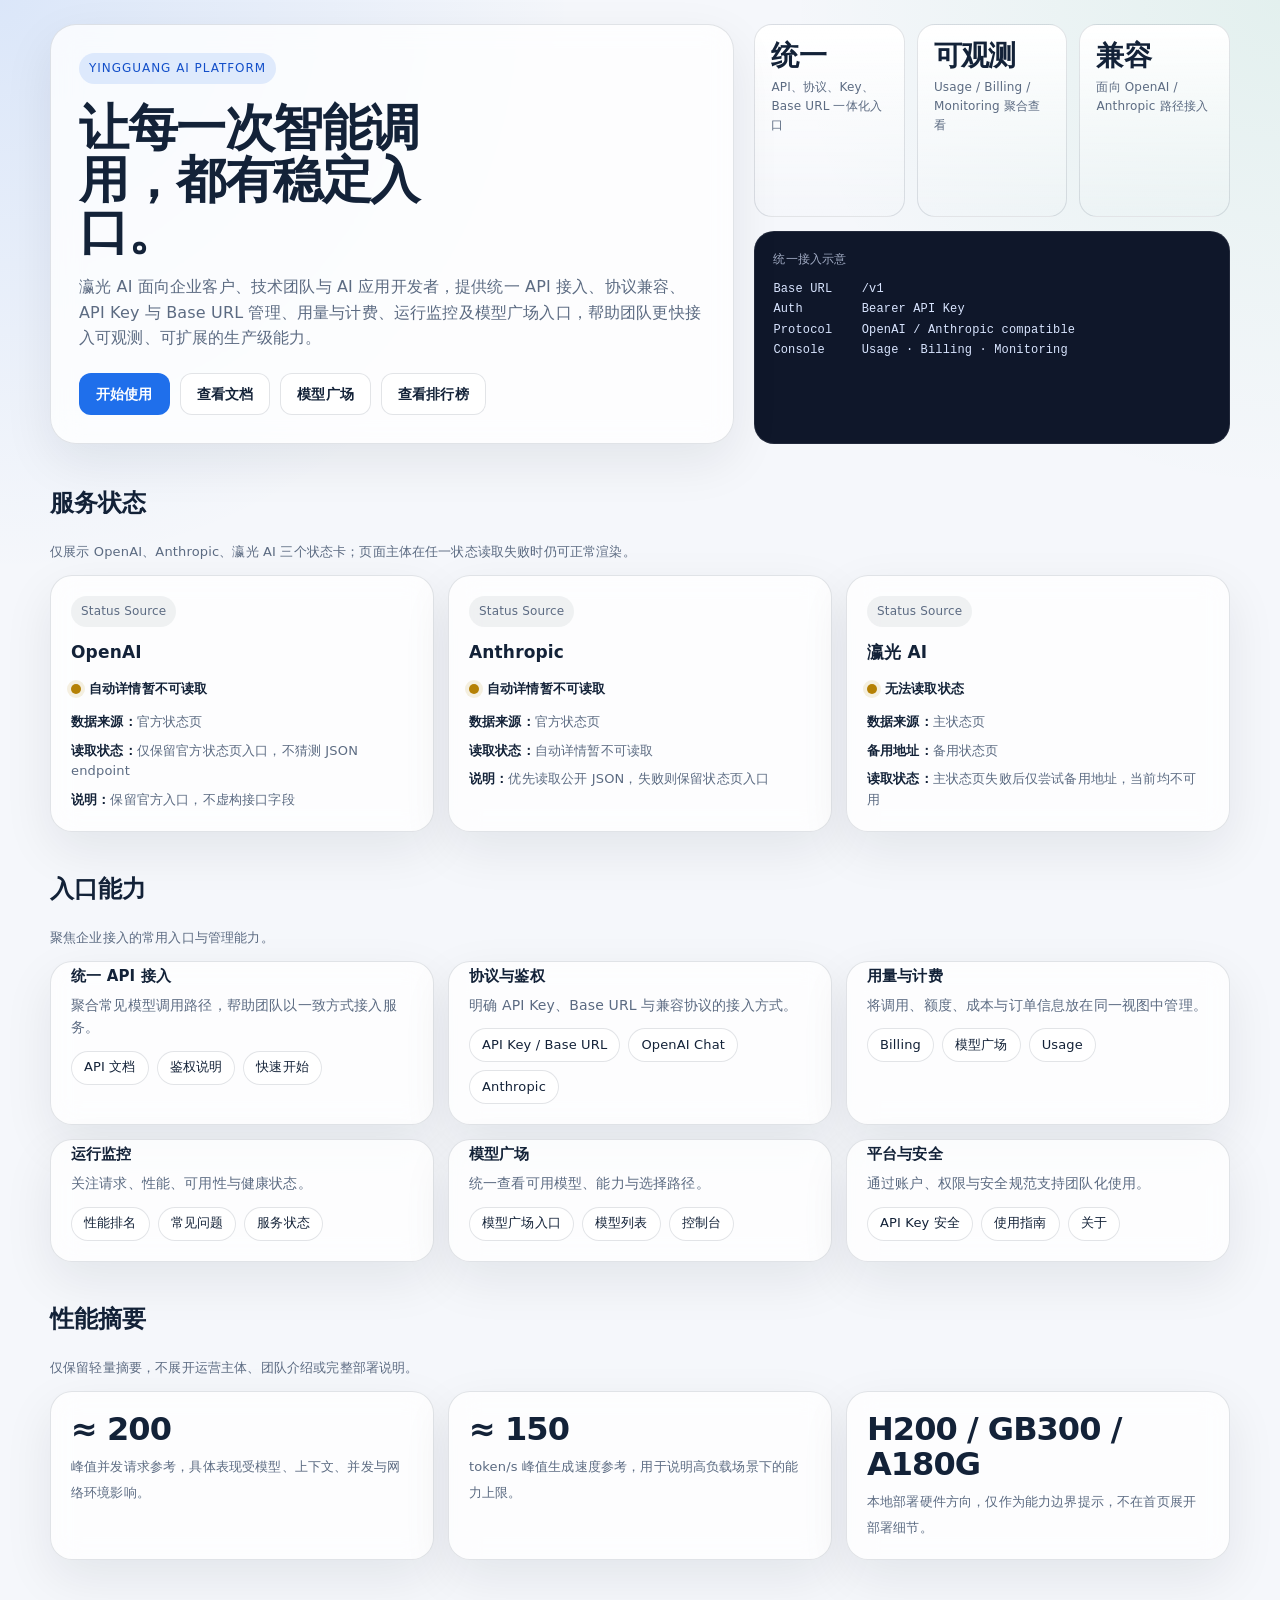
<file: 首页.html>
<!doctype html>
<html lang="zh-CN">
<head>
  <meta charset="utf-8">
  <meta name="viewport" content="width=device-width, initial-scale=1">
  <meta name="color-scheme" content="light dark">
  <meta name="description" content="瀛光 AI 首页主体，提供统一 API、协议、API Key、Base URL、用量、计费、监控与模型广场入口。">
  <title>瀛光 AI｜企业级 AI 基础设施与统一 API 网关</title>
  <style>
    :root {
      color-scheme: light dark;
      --bg: #f5f7fb;
      --surface: rgba(255, 255, 255, 0.78);
      --surface-strong: #ffffff;
      --text: #132238;
      --muted: #5c6b82;
      --border: rgba(19, 34, 56, 0.12);
      --brand: #1f6feb;
      --brand-strong: #134fc9;
      --brand-soft: rgba(31, 111, 235, 0.12);
      --success: #0f9d58;
      --warning: #b58105;
      --danger: #cf4444;
      --shadow: 0 18px 50px rgba(13, 24, 38, 0.08);
      --grid: rgba(31, 111, 235, 0.08);
      --code-bg: #0f172a;
      --code-text: #d9e5ff;
      --chip-bg: rgba(19, 34, 56, 0.06);
    }

    @media (prefers-color-scheme: dark) {
      :root {
        --bg: #08111f;
        --surface: rgba(14, 22, 36, 0.82);
        --surface-strong: #101b2d;
        --text: #ecf2ff;
        --muted: #9aa8bf;
        --border: rgba(236, 242, 255, 0.12);
        --brand: #76a9ff;
        --brand-strong: #a8c6ff;
        --brand-soft: rgba(118, 169, 255, 0.16);
        --success: #3bc46d;
        --warning: #f0b84b;
        --danger: #ff6b6b;
        --shadow: 0 24px 60px rgba(0, 0, 0, 0.28);
        --grid: rgba(118, 169, 255, 0.1);
        --code-bg: #0b1322;
        --code-text: #dbe7ff;
        --chip-bg: rgba(236, 242, 255, 0.07);
      }
    }

    * { box-sizing: border-box; }
    html { scroll-behavior: smooth; }
    body {
      margin: 0;
      font-family: Inter, "PingFang SC", "Hiragino Sans GB", "Microsoft YaHei", system-ui, -apple-system, BlinkMacSystemFont, sans-serif;
      background:
        radial-gradient(circle at top left, rgba(31, 111, 235, 0.12), transparent 28%),
        radial-gradient(circle at top right, rgba(15, 157, 88, 0.08), transparent 24%),
        linear-gradient(180deg, var(--bg), var(--bg));
      color: var(--text);
      line-height: 1.6;
      letter-spacing: 0.01em;
      min-height: 100vh;
      margin: 0;
    }

    a { color: inherit; text-decoration: none; }
    a:hover { color: var(--brand); }
    a:focus-visible, button:focus-visible {
      outline: 2px solid var(--brand);
      outline-offset: 3px;
    }

    .page {
      width: min(1180px, calc(100% - 32px));
      margin: 0 auto;
      padding: 24px 0 40px;
    }

    .panel, .card {
      background: var(--surface);
      backdrop-filter: blur(14px);
      border: 1px solid var(--border);
      box-shadow: var(--shadow);
    }

    .hero {
      display: grid;
      grid-template-columns: 1.18fr 0.82fr;
      gap: 20px;
      align-items: stretch;
      margin-bottom: 20px;
    }

    .panel {
      border-radius: 26px;
      padding: 28px;
    }

    .eyebrow {
      display: inline-flex;
      gap: 8px;
      align-items: center;
      padding: 6px 10px;
      border-radius: 999px;
      background: var(--brand-soft);
      color: var(--brand-strong);
      font-size: 12px;
      letter-spacing: 0.08em;
      text-transform: uppercase;
      margin-bottom: 18px;
    }

    .brand-title {
      margin: 0;
      font-size: clamp(40px, 5vw, 50px);
      line-height: 1.04;
      letter-spacing: -0.03em;
      max-width: 12ch;
    }

    .hero p {
      margin: 16px 0 0;
      color: var(--muted);
      font-size: 16px;
      max-width: 62ch;
    }

    .actions {
      display: flex;
      flex-wrap: wrap;
      gap: 10px;
      margin-top: 22px;
    }

    .btn {
      display: inline-flex;
      align-items: center;
      justify-content: center;
      gap: 8px;
      min-height: 42px;
      padding: 0 16px;
      border-radius: 12px;
      border: 1px solid var(--border);
      font-size: 14px;
      font-weight: 600;
      background: var(--surface-strong);
    }

    .btn.primary {
      background: var(--brand);
      color: #fff;
      border-color: transparent;
    }

    .btn.primary:hover { background: var(--brand-strong); color: #fff; }

    .hero-aside {
      display: grid;
      gap: 14px;
    }

    .stat-strip {
      display: grid;
      grid-template-columns: repeat(3, minmax(0, 1fr));
      gap: 12px;
    }

    .mini {
      border-radius: 18px;
      padding: 16px;
      border: 1px solid var(--border);
      background: linear-gradient(180deg, var(--surface-strong), transparent);
    }

    .mini strong {
      display: block;
      font-size: 28px;
      line-height: 1.1;
      letter-spacing: -0.03em;
      margin-bottom: 6px;
    }

    .mini span {
      display: block;
      color: var(--muted);
      font-size: 12px;
    }

    .codebox {
      border-radius: 20px;
      padding: 18px;
      background: var(--code-bg);
      color: var(--code-text);
      border: 1px solid rgba(255,255,255,0.08);
    }

    .codebox .label {
      color: rgba(217, 229, 255, 0.72);
      font-size: 12px;
      margin-bottom: 10px;
    }

    .codebox pre {
      margin: 0;
      white-space: pre-wrap;
      word-break: break-word;
      font-family: "SFMono-Regular", Consolas, "Liberation Mono", Menlo, monospace;
      font-size: 12px;
      line-height: 1.7;
    }

    .section {
      margin-top: 18px;
    }

    .section-head {
      display: flex;
      align-items: end;
      justify-content: space-between;
      gap: 12px;
      margin: 0 0 12px;
    }

    .section-head h3 {
      margin: 0;
      font-size: 18px;
      letter-spacing: -0.01em;
    }

    .section-head p {
      margin: 0;
      color: var(--muted);
      font-size: 13px;
    }

    .status-grid, .capability-grid, .summary {
      display: grid;
      gap: 14px;
    }

    .status-grid, .capability-grid, .summary {
      grid-template-columns: repeat(3, minmax(0, 1fr));
    }

    .card {
      border-radius: 22px;
      padding: 20px;
    }

    .card h4 {
      margin: 0 0 10px;
      font-size: 17px;
    }

    .tag {
      display: inline-flex;
      align-items: center;
      gap: 6px;
      padding: 6px 10px;
      border-radius: 999px;
      background: var(--chip-bg);
      color: var(--muted);
      font-size: 12px;
      margin-bottom: 12px;
    }

    .status {
      display: inline-flex;
      align-items: center;
      gap: 8px;
      font-size: 13px;
      font-weight: 600;
      margin-bottom: 12px;
    }

    .dot {
      width: 10px;
      height: 10px;
      border-radius: 999px;
      background: var(--warning);
      box-shadow: 0 0 0 4px rgba(181, 133, 5, 0.12);
    }

    .status.ok .dot { background: var(--success); box-shadow: 0 0 0 4px rgba(15, 157, 88, 0.12); }
    .status.warn .dot { background: var(--warning); box-shadow: 0 0 0 4px rgba(181, 133, 5, 0.12); }
    .status.bad .dot { background: var(--danger); box-shadow: 0 0 0 4px rgba(207, 68, 68, 0.14); }

    .meta-list {
      list-style: none;
      padding: 0;
      margin: 0;
      display: grid;
      gap: 8px;
      font-size: 13px;
      color: var(--muted);
    }

    .meta-list strong { color: var(--text); font-weight: 600; }

    .feature {
      padding-top: 2px;
      color: var(--muted);
      font-size: 14px;
    }

    .feature strong {
      display: block;
      color: var(--text);
      margin-bottom: 6px;
      font-size: 15px;
    }

    .summary .card strong {
      display: block;
      font-size: 32px;
      line-height: 1.1;
      letter-spacing: -0.03em;
      margin-bottom: 6px;
    }

    .summary .card span {
      color: var(--muted);
      font-size: 13px;
    }

    .feature-links {
      display: flex;
      flex-wrap: wrap;
      gap: 8px;
      margin-top: 12px;
    }

    .chip {
      display: inline-flex;
      align-items: center;
      min-height: 34px;
      padding: 0 12px;
      border-radius: 999px;
      border: 1px solid var(--border);
      background: var(--surface-strong);
      font-size: 13px;
      color: var(--text);
    }

    @media (max-width: 920px) {
      .hero, .status-grid, .capability-grid, .summary, .stat-strip { grid-template-columns: 1fr; }
      .hero h2 { max-width: none; }
    }

    @media (max-width: 560px) {
      .page { width: min(100% - 20px, 1180px); padding-top: 10px; }
      .panel, .card { padding: 18px; }
      .hero h2 { font-size: 34px; }
      .hero p { font-size: 15px; }
    }

    @media (prefers-reduced-motion: reduce) {
      html { scroll-behavior: auto; }
      *, *::before, *::after { animation-duration: 0.01ms !important; animation-iteration-count: 1 !important; transition-duration: 0.01ms !important; }
    }
  </style>
</head>
<body>
  <main class="page">
    <section class="hero" aria-labelledby="hero-title">
      <div class="panel">
        <div class="eyebrow">YINGGUANG AI PLATFORM</div>
        <h1 class="brand-title" id="hero-title">让每一次智能调用，都有稳定入口。</h1>
        <p>瀛光 AI 面向企业客户、技术团队与 AI 应用开发者，提供统一 API 接入、协议兼容、API Key 与 Base URL 管理、用量与计费、运行监控及模型广场入口，帮助团队更快接入可观测、可扩展的生产级能力。</p>
        <div class="actions" aria-label="行动入口">
          <a class="btn primary" href="https://ai.yzy15.dpdns.org/" target="_blank" rel="noreferrer">开始使用</a>
          <a class="btn" href="https://docs.newapi.pro/zh/docs/api" target="_blank" rel="noreferrer">查看文档</a>
          <a class="btn" href="https://ai.yzy15.dpdns.org/pricing" target="_blank" rel="noreferrer">模型广场</a>
          <a class="btn" href="https://ai.yzy15.dpdns.org/rankings" target="_blank" rel="noreferrer">查看排行榜</a>
        </div>
      </div>

      <aside class="hero-aside" aria-label="能力摘要">
        <div class="stat-strip">
          <div class="mini">
            <strong>统一</strong>
            <span>API、协议、Key、Base URL 一体化入口</span>
          </div>
          <div class="mini">
            <strong>可观测</strong>
            <span>Usage / Billing / Monitoring 聚合查看</span>
          </div>
          <div class="mini">
            <strong>兼容</strong>
            <span>面向 OpenAI / Anthropic 路径接入</span>
          </div>
        </div>
        <div class="codebox" aria-label="接口能力示意">
          <div class="label">统一接入示意</div>
          <pre>Base URL    /v1
Auth        Bearer API Key
Protocol    OpenAI / Anthropic compatible
Console     Usage · Billing · Monitoring</pre>
        </div>
      </aside>
    </section>

    <section class="section" aria-labelledby="status-title">
      <div class="section-head">
        <div>
          <h2 id="status-title">服务状态</h2>
          <p>仅展示 OpenAI、Anthropic、瀛光 AI 三个状态卡；页面主体在任一状态读取失败时仍可正常渲染。</p>
        </div>
      </div>
      <div class="status-grid" id="status-grid">
        <article class="card" data-service="openai">
          <div class="tag">Status Source</div>
          <h4>OpenAI</h4>
          <div class="status warn" data-status-node><span class="dot" aria-hidden="true"></span><span data-status-text>自动详情暂不可读取</span></div>
          <ul class="meta-list">
            <li><strong>数据来源：</strong><a href="https://status.openai.com/" target="_blank" rel="noreferrer">官方状态页</a></li>
            <li data-readout><strong>读取状态：</strong>自动详情暂不可读取</li>
            <li><strong>说明：</strong>保留官方入口，不虚构接口字段</li>
          </ul>
        </article>
        <article class="card" data-service="anthropic">
          <div class="tag">Status Source</div>
          <h4>Anthropic</h4>
          <div class="status warn" data-status-node><span class="dot" aria-hidden="true"></span><span data-status-text>自动详情暂不可读取</span></div>
          <ul class="meta-list">
            <li><strong>数据来源：</strong><a href="https://status.claude.com/" target="_blank" rel="noreferrer">官方状态页</a></li>
            <li data-readout><strong>读取状态：</strong>自动详情暂不可读取</li>
            <li><strong>说明：</strong>优先读取公开 JSON，失败则保留状态页入口</li>
          </ul>
        </article>
        <article class="card" data-service="yingguang-ai">
          <div class="tag">Status Source</div>
          <h4>瀛光 AI</h4>
          <div class="status warn" data-status-node><span class="dot" aria-hidden="true"></span><span data-status-text>主状态页与备用状态页待自动读取</span></div>
          <ul class="meta-list">
            <li><strong>数据来源：</strong><a href="https://uptime.yzy15.dpdns.org/status/cffofetrti" target="_blank" rel="noreferrer">主状态页</a></li>
            <li><strong>备用地址：</strong><a href="https://uptimeo.dpdns.org/status/cffofetrti" target="_blank" rel="noreferrer">备用状态页</a></li>
            <li data-readout><strong>读取状态：</strong>主状态页失败后自动降级到备用地址</li>
          </ul>
        </article>
      </div>
    </section>

    <section class="section" aria-labelledby="capability-title">
      <div class="section-head">
        <div>
          <h2 id="capability-title">入口能力</h2>
          <p>聚焦企业接入的常用入口与管理能力。</p>
        </div>
      </div>
      <div class="capability-grid">
        <article class="card feature">
          <strong>统一 API 接入</strong>
          聚合常见模型调用路径，帮助团队以一致方式接入服务。
          <div class="feature-links">
            <a class="chip" href="https://docs.newapi.pro/zh/docs/api" target="_blank" rel="noreferrer">API 文档</a>
            <a class="chip" href="authentication.html">鉴权说明</a>
            <a class="chip" href="quickstart.html">快速开始</a>
          </div>
        </article>
        <article class="card feature">
          <strong>协议与鉴权</strong>
          明确 API Key、Base URL 与兼容协议的接入方式。
          <div class="feature-links">
            <a class="chip" href="authentication.html">API Key / Base URL</a>
            <a class="chip" href="openai-chat.html">OpenAI Chat</a>
            <a class="chip" href="anthropic.html">Anthropic</a>
          </div>
        </article>
        <article class="card feature">
          <strong>用量与计费</strong>
          将调用、额度、成本与订单信息放在同一视图中管理。
          <div class="feature-links">
            <a class="chip" href="billing.html">Billing</a>
            <a class="chip" href="models.html">模型广场</a>
            <a class="chip" href="https://ai.yzy15.dpdns.org/dashboard" target="_blank" rel="noreferrer">Usage</a>
          </div>
        </article>
        <article class="card feature">
          <strong>运行监控</strong>
          关注请求、性能、可用性与健康状态。
          <div class="feature-links">
            <a class="chip" href="https://ai.yzy15.dpdns.org/rankings" target="_blank" rel="noreferrer">性能排名</a>
            <a class="chip" href="faq.html">常见问题</a>
            <a class="chip" href="https://uptime.yzy15.dpdns.org/status/cffofetrti" target="_blank" rel="noreferrer">服务状态</a>
          </div>
        </article>
        <article class="card feature">
          <strong>模型广场</strong>
          统一查看可用模型、能力与选择路径。
          <div class="feature-links">
            <a class="chip" href="https://ai.yzy15.dpdns.org/pricing" target="_blank" rel="noreferrer">模型广场入口</a>
            <a class="chip" href="models.html">模型列表</a>
            <a class="chip" href="https://ai.yzy15.dpdns.org/dashboard" target="_blank" rel="noreferrer">控制台</a>
          </div>
        </article>
        <article class="card feature">
          <strong>平台与安全</strong>
          通过账户、权限与安全规范支持团队化使用。
          <div class="feature-links">
            <a class="chip" href="security.html">API Key 安全</a>
            <a class="chip" href="user-guide.html">使用指南</a>
            <a class="chip" href="about.html">关于</a>
          </div>
        </article>
      </div>
    </section>

    <section class="section" aria-labelledby="summary-title">
      <div class="section-head">
        <div>
          <h2 id="summary-title">性能摘要</h2>
          <p>仅保留轻量摘要，不展开运营主体、团队介绍或完整部署说明。</p>
        </div>
      </div>
      <div class="summary">
        <article class="card">
          <strong>≈ 200</strong>
          <span>峰值并发请求参考，具体表现受模型、上下文、并发与网络环境影响。</span>
        </article>
        <article class="card">
          <strong>≈ 150</strong>
          <span>token/s 峰值生成速度参考，用于说明高负载场景下的能力上限。</span>
        </article>
        <article class="card">
          <strong>H200 / GB300 / A180G</strong>
          <span>本地部署硬件方向，仅作为能力边界提示，不在首页展开部署细节。</span>
        </article>
      </div>
    </section>
  </main>

  <script>
    (() => {
      const TIMEOUT_MS = 3500;
      const services = {
        openai: {
          label: 'OpenAI',
          url: 'https://status.openai.com/'
        },
        anthropic: {
          label: 'Anthropic',
          url: 'https://status.claude.com/api/v2/status.json'
        },
        'yingguang-ai': {
          label: '瀛光 AI',
          primary: 'https://uptime.yzy15.dpdns.org/status/cffofetrti',
          fallback: 'https://uptimeo.dpdns.org/status/cffofetrti'
        }
      };

      const cards = new Map(Array.from(document.querySelectorAll('[data-service]')).map((node) => [node.dataset.service, node]));

      const stateClassByStatus = (state) => {
        if (state === 'operational') return 'ok';
        if (state === 'degraded' || state === 'partial_outage' || state === 'maintenance') return 'warn';
        if (state === 'down' || state === 'major_outage' || state === 'unavailable') return 'bad';
        return 'warn';
      };

      const statusTextByState = (label, state) => {
        if (state === 'operational') return `${label} 正常`;
        if (state === 'degraded') return `${label} 受影响`;
        if (state === 'partial_outage') return `${label} 部分异常`;
        if (state === 'major_outage' || state === 'down' || state === 'unavailable') return `${label} 异常`;
        if (state === 'maintenance') return `${label} 维护中`;
        return `${label} 无法读取`;
      };

      const updateCard = (key, state, message, detailText) => {
        const card = cards.get(key);
        if (!card) return;
        const indicator = card.querySelector('[data-status-node]');
        const textNode = card.querySelector('[data-status-text]');
        const readout = card.querySelector('[data-readout]');
        indicator.classList.remove('ok', 'warn', 'bad');
        indicator.classList.add(stateClassByStatus(state));
        textNode.textContent = message;
        if (readout && detailText) {
          readout.replaceChildren();
          const strong = document.createElement('strong');
          strong.textContent = '读取状态：';
          readout.append(strong, document.createTextNode(detailText));
        }
      };

      const withTimeout = (promiseFactory) => {
        const controller = new AbortController();
        const timer = setTimeout(() => controller.abort(), TIMEOUT_MS);
        return Promise.resolve(promiseFactory(controller.signal)).finally(() => clearTimeout(timer));
      };

      const fetchJson = async (url, signal) => {
        const response = await fetch(url, { signal, cache: 'no-store' });
        if (!response.ok) throw new Error(`HTTP ${response.status}`);
        return response.json();
      };

      const fetchText = async (url, signal) => {
        const response = await fetch(url, { signal, cache: 'no-store' });
        if (!response.ok) throw new Error(`HTTP ${response.status}`);
        return response.text();
      };

      const normalizeStatus = (value) => {
        const text = String(value || '').toLowerCase();
        if (!text) return 'unknown';
        if (['operational', 'ok', 'up', 'available', 'green'].includes(text)) return 'operational';
        if (['degraded', 'partial outage', 'partial', 'maintenance'].includes(text)) return text === 'partial' ? 'partial_outage' : text.replace(' ', '_');
        if (['major_outage', 'outage', 'down', 'unavailable', 'red'].includes(text)) return text === 'outage' ? 'major_outage' : text;
        return 'unknown';
      };

      const readOpenAI = () => {
        updateCard('openai', 'unknown', '自动详情暂不可读取', '仅保留官方状态页入口，不猜测 JSON endpoint');
      };

      const readAnthropic = async () => {
        try {
          const data = await withTimeout((signal) => fetchJson(services.anthropic.url, signal));
          const status = (data && data.status && data.status.indicator)
            ? data.status
            : (data && data.page && data.page.status ? data.page.status : {});
          const indicator = normalizeStatus(status.indicator);
          const description = String(status.description ? status.description : '').trim();
          const detail = description ? `Statuspage：${description}` : '已读取官方 JSON';
          updateCard('anthropic', indicator, statusTextByState(services.anthropic.label, indicator), detail);
        } catch {
          updateCard('anthropic', 'unknown', '自动详情暂不可读取', '自动详情暂不可读取');
        }
      };

      const readYingguang = async () => {
        const tryFetch = async (url) => {
          const text = await withTimeout((signal) => fetchText(url, signal));
          const match = text.match(/"status"\s*:\s*"([^"]+)"/i);
          return { status: match ? normalizeStatus(match[1]) : 'unknown' };
        };

        try {
          const primary = await tryFetch(services['yingguang-ai'].primary);
          const detail = `当前使用主站 · ${primary.status === 'unknown' ? '字段不可解析' : primary.status === 'operational' ? '正常' : statusTextByState(services['yingguang-ai'].label, primary.status)}`;
          updateCard('yingguang-ai', primary.status, statusTextByState(services['yingguang-ai'].label, primary.status), detail);
          if (!['operational', 'degraded', 'partial_outage', 'maintenance', 'major_outage', 'down', 'unavailable'].includes(primary.status)) {
            throw new Error('primary unreadable');
          }
        } catch {
          try {
            const fallback = await tryFetch(services['yingguang-ai'].fallback);
            const detail = `当前使用备用站 · ${fallback.status === 'unknown' ? '字段不可解析' : fallback.status === 'operational' ? '正常' : statusTextByState(services['yingguang-ai'].label, fallback.status)}`;
            updateCard('yingguang-ai', fallback.status, statusTextByState(services['yingguang-ai'].label, fallback.status), detail);
          } catch {
            updateCard('yingguang-ai', 'unknown', '无法读取状态', '主状态页失败后仅尝试备用地址，当前均不可用');
          }
        }
      };

      readOpenAI();
      readAnthropic();
      readYingguang();
    })();
  </script>
</body>
</html>
</file>
<file: assets/style.css>
/* 瀛光 AI 文档站共享样式 · 无外部依赖 */
:root {
  color-scheme: light dark;
  --bg: #f5f7fb;
  --surface: rgba(255, 255, 255, 0.78);
  --surface-strong: #ffffff;
  --text: #132238;
  --muted: #5c6b82;
  --border: rgba(19, 34, 56, 0.12);
  --brand: #1f6feb;
  --brand-strong: #134fc9;
  --brand-soft: rgba(31, 111, 235, 0.12);
  --success: #0f9d58;
  --success-soft: rgba(15, 157, 88, 0.12);
  --warning: #b58105;
  --warning-soft: rgba(181, 133, 5, 0.12);
  --danger: #cf4444;
  --danger-soft: rgba(207, 68, 68, 0.12);
  --shadow: 0 18px 50px rgba(13, 24, 38, 0.08);
  --code-bg: #0f172a;
  --code-text: #d9e5ff;
  --code-muted: #7d8db1;
  --chip-bg: rgba(19, 34, 56, 0.06);
  --radius: 22px;
}

@media (prefers-color-scheme: dark) {
  :root {
    --bg: #08111f;
    --surface: rgba(14, 22, 36, 0.82);
    --surface-strong: #101b2d;
    --text: #ecf2ff;
    --muted: #9aa8bf;
    --border: rgba(236, 242, 255, 0.12);
    --brand: #76a9ff;
    --brand-strong: #a8c6ff;
    --brand-soft: rgba(118, 169, 255, 0.16);
    --success: #3bc46d;
    --success-soft: rgba(59, 196, 109, 0.16);
    --warning: #f0b84b;
    --warning-soft: rgba(240, 184, 75, 0.16);
    --danger: #ff6b6b;
    --danger-soft: rgba(255, 107, 107, 0.16);
    --shadow: 0 24px 60px rgba(0, 0, 0, 0.28);
    --code-bg: #0b1322;
    --code-text: #dbe7ff;
    --code-muted: #8292b5;
    --chip-bg: rgba(236, 242, 255, 0.07);
  }
}

* { box-sizing: border-box; }
html { scroll-behavior: smooth; }

body {
  margin: 0;
  min-height: 100vh;
  font-family: Inter, "PingFang SC", "Hiragino Sans GB", "Microsoft YaHei", system-ui, -apple-system, BlinkMacSystemFont, sans-serif;
  background:
    radial-gradient(circle at top left, rgba(31, 111, 235, 0.1), transparent 26%),
    radial-gradient(circle at top right, rgba(15, 157, 88, 0.06), transparent 22%),
    linear-gradient(180deg, var(--bg), var(--bg));
  color: var(--text);
  line-height: 1.7;
  letter-spacing: 0.01em;
}

a { color: inherit; text-decoration: none; }
a:hover { color: var(--brand); }
a:focus-visible, button:focus-visible {
  outline: 2px solid var(--brand);
  outline-offset: 3px;
}
img, svg { vertical-align: middle; }

/* ---------- 顶栏 ---------- */
.docs-topbar {
  position: sticky;
  top: 0;
  z-index: 40;
  border-bottom: 1px solid var(--border);
  background: color-mix(in srgb, var(--bg) 82%, transparent);
  backdrop-filter: blur(14px);
}

.docs-topbar-inner {
  width: min(1180px, calc(100% - 32px));
  margin: 0 auto;
  display: flex;
  align-items: center;
  justify-content: space-between;
  gap: 16px;
  min-height: 56px;
}

.brand-link {
  display: inline-flex;
  align-items: baseline;
  gap: 8px;
  font-weight: 800;
  font-size: 17px;
  letter-spacing: -0.01em;
}

.brand-link span {
  color: var(--muted);
  font-weight: 500;
  font-size: 13px;
}

.topbar-actions {
  display: flex;
  align-items: center;
  gap: 10px;
}

.topbar-link {
  color: var(--muted);
  font-size: 14px;
}

.topbar-link:hover { color: var(--text); }

.docs-menu-btn {
  display: none;
  min-height: 36px;
  padding: 0 14px;
  border-radius: 999px;
  border: 1px solid var(--border);
  background: var(--surface-strong);
  color: var(--text);
  font-size: 14px;
  font-weight: 600;
  cursor: pointer;
}

/* ---------- 布局 ---------- */
.docs-layout {
  width: min(1180px, calc(100% - 32px));
  margin: 0 auto;
  display: grid;
  grid-template-columns: 264px 1fr;
  gap: 32px;
  padding: 26px 0 40px;
}

/* ---------- 侧栏 ---------- */
.docs-sidebar {
  position: sticky;
  top: 72px;
  align-self: start;
  max-height: calc(100vh - 88px);
  overflow-y: auto;
  border-radius: var(--radius);
  border: 1px solid var(--border);
  background: var(--surface);
  backdrop-filter: blur(14px);
  box-shadow: var(--shadow);
  padding: 18px 14px;
}

.docs-sidebar-head {
  display: none;
}

.nav-group { margin-bottom: 16px; }
.nav-group:last-child { margin-bottom: 0; }

.nav-group-title {
  font-size: 11px;
  font-weight: 700;
  letter-spacing: 0.14em;
  text-transform: uppercase;
  color: var(--muted);
  margin: 0 10px 6px;
}

.nav-group a {
  display: block;
  padding: 7px 10px;
  border-radius: 10px;
  color: var(--muted);
  font-size: 14px;
  transition: background 0.15s ease, color 0.15s ease;
}

.nav-group a:hover { color: var(--text); background: var(--chip-bg); }

.nav-group a.active {
  color: var(--brand-strong);
  background: var(--brand-soft);
  font-weight: 600;
}

.backdrop {
  display: none;
}

/* ---------- 主内容 ---------- */
.docs-main { min-width: 0; }

.docs-content { max-width: 820px; }

.docs-content h1 {
  margin: 0 0 8px;
  font-size: clamp(28px, 4vw, 38px);
  line-height: 1.15;
  letter-spacing: -0.03em;
}

.docs-content .lead {
  margin: 0 0 22px;
  color: var(--muted);
  font-size: 16px;
  max-width: 62ch;
}

.docs-content h2 {
  margin: 34px 0 10px;
  font-size: 21px;
  letter-spacing: -0.02em;
}

.docs-content h3 {
  margin: 26px 0 8px;
  font-size: 16px;
}

.docs-content p { margin: 10px 0; color: var(--text); }

.docs-content ul, .docs-content ol {
  padding-left: 20px;
  margin: 10px 0;
}

.docs-content li { margin: 6px 0; }

.docs-content code {
  font-family: "SFMono-Regular", Consolas, "Liberation Mono", Menlo, monospace;
  font-size: 0.88em;
  padding: 2px 6px;
  border-radius: 6px;
  background: var(--chip-bg);
  color: var(--brand-strong);
  word-break: break-word;
}

/* ---------- 提示块 ---------- */
.docs-callout {
  border-radius: 16px;
  padding: 14px 18px;
  margin: 16px 0;
  border: 1px solid var(--border);
  font-size: 14px;
}

.docs-callout.info { background: var(--brand-soft); border-color: transparent; color: var(--text); }
.docs-callout.success { background: var(--success-soft); border-color: transparent; }
.docs-callout.warning { background: var(--warning-soft); border-color: transparent; }
.docs-callout.danger { background: var(--danger-soft); border-color: transparent; }

/* ---------- 卡片网格 ---------- */
.docs-grid {
  display: grid;
  gap: 14px;
  margin: 18px 0;
}

.docs-grid.cols-2 { grid-template-columns: repeat(2, minmax(0, 1fr)); }
.docs-grid.cols-3 { grid-template-columns: repeat(3, minmax(0, 1fr)); }

.docs-card {
  border-radius: var(--radius);
  border: 1px solid var(--border);
  background: var(--surface);
  backdrop-filter: blur(14px);
  box-shadow: var(--shadow);
  padding: 20px;
}

.docs-card h2, .docs-card h3 {
  margin-top: 0;
}

.docs-card h3 { font-size: 17px; }

.docs-card p { color: var(--muted); }

/* ---------- 表格 ---------- */
.docs-table-wrap {
  overflow-x: auto;
  margin: 18px 0;
  border: 1px solid var(--border);
  border-radius: 16px;
  background: var(--surface);
  box-shadow: var(--shadow);
}

.docs-table {
  width: 100%;
  border-collapse: collapse;
  font-size: 14px;
}

.docs-table th {
  text-align: left;
  font-size: 12px;
  letter-spacing: 0.06em;
  text-transform: uppercase;
  color: var(--muted);
  font-weight: 700;
  padding: 12px 16px;
  border-bottom: 1px solid var(--border);
  white-space: nowrap;
}

.docs-table td {
  padding: 12px 16px;
  border-bottom: 1px solid var(--border);
  vertical-align: top;
}

.docs-table tr:last-child td { border-bottom: 0; }

/* ---------- 代码块 ---------- */
.code-shell {
  position: relative;
  border-radius: 18px;
  background: var(--code-bg);
  color: var(--code-text);
  border: 1px solid rgba(255, 255, 255, 0.08);
  margin: 18px 0;
  overflow: hidden;
}

.code-shell .code-head {
  display: flex;
  align-items: center;
  justify-content: space-between;
  gap: 12px;
  padding: 10px 14px;
  border-bottom: 1px solid rgba(255, 255, 255, 0.08);
}

.code-shell .code-label {
  color: var(--code-muted);
  font-size: 12px;
  letter-spacing: 0.06em;
  font-family: "SFMono-Regular", Consolas, monospace;
}

.copy-btn {
  appearance: none;
  border: 1px solid rgba(255, 255, 255, 0.16);
  background: rgba(255, 255, 255, 0.06);
  color: var(--code-text);
  border-radius: 8px;
  padding: 3px 10px;
  font-size: 12px;
  cursor: pointer;
}

.copy-btn:hover { background: rgba(255, 255, 255, 0.12); }

.copy-btn.copied { color: #7ee2a8; border-color: rgba(126, 226, 168, 0.4); }

.code-shell pre {
  margin: 0;
  padding: 16px;
  overflow-x: auto;
  font-family: "SFMono-Regular", Consolas, "Liberation Mono", Menlo, monospace;
  font-size: 13px;
  line-height: 1.7;
  white-space: pre;
}

.code-shell pre code { all: unset; }

.code-tabs {
  display: flex;
  gap: 4px;
  padding: 8px 12px 0;
  border-bottom: 1px solid rgba(255, 255, 255, 0.08);
  background: var(--code-bg);
}

.code-tab {
  appearance: none;
  border: 0;
  background: transparent;
  color: var(--code-muted);
  font-size: 13px;
  padding: 8px 12px;
  cursor: pointer;
  border-bottom: 2px solid transparent;
}

.code-tab.active { color: var(--code-text); border-bottom-color: #76a9ff; }

/* ---------- 步骤 ---------- */
.docs-steps {
  counter-reset: step;
  list-style: none;
  padding: 0;
  margin: 18px 0;
  display: grid;
  gap: 14px;
}

.docs-steps li {
  position: relative;
  padding: 18px 20px 18px 64px;
  border-radius: var(--radius);
  border: 1px solid var(--border);
  background: var(--surface);
  box-shadow: var(--shadow);
}

.docs-steps li::before {
  counter-increment: step;
  content: counter(step);
  position: absolute;
  left: 20px;
  top: 18px;
  width: 30px;
  height: 30px;
  display: grid;
  place-items: center;
  border-radius: 999px;
  background: var(--brand-soft);
  color: var(--brand-strong);
  font-weight: 800;
  font-size: 14px;
}

/* ---------- 页脚 ---------- */
.docs-footer {
  border-top: 1px solid var(--border);
}

.docs-footer-inner {
  width: min(1180px, calc(100% - 32px));
  margin: 0 auto;
  padding: 18px 0;
  display: flex;
  flex-wrap: wrap;
  justify-content: space-between;
  gap: 10px;
  color: var(--muted);
  font-size: 13px;
}

.footer-links {
  display: flex;
  flex-wrap: wrap;
  gap: 14px;
}

.footer-links a:hover { color: var(--text); }

/* ---------- Base URL 选择器 ---------- */
.base-url-picker {
  display: flex;
  align-items: center;
  flex-wrap: wrap;
  gap: 10px;
  padding: 12px 16px;
  border-radius: 16px;
  border: 1px solid var(--border);
  background: var(--surface);
  margin: 18px 0;
}

.base-url-picker label {
  font-size: 13px;
  font-weight: 600;
  color: var(--muted);
}

.base-url-picker select {
  appearance: none;
  border: 1px solid var(--border);
  background: var(--surface-strong);
  color: var(--text);
  border-radius: 10px;
  padding: 8px 34px 8px 12px;
  font-size: 14px;
  font-family: "SFMono-Regular", Consolas, monospace;
  cursor: pointer;
  background-image: linear-gradient(45deg, transparent 50%, var(--muted) 50%), linear-gradient(135deg, var(--muted) 50%, transparent 50%);
  background-position: calc(100% - 18px) 50%, calc(100% - 13px) 50%;
  background-size: 5px 5px;
  background-repeat: no-repeat;
}

/* ---------- 响应式 ---------- */
@media (max-width: 960px) {
  .docs-layout { grid-template-columns: 1fr; padding-top: 16px; }

  .docs-sidebar {
    position: fixed;
    top: 0;
    left: 0;
    bottom: 0;
    z-index: 60;
    width: min(300px, 84vw);
    max-height: none;
    border-radius: 0;
    transform: translateX(-102%);
    transition: transform 0.25s ease;
    padding-top: 20px;
  }

  .docs-sidebar.open { transform: translateX(0); }

  .docs-sidebar-head {
    display: flex;
    align-items: center;
    justify-content: space-between;
    padding: 0 6px 12px;
    margin-bottom: 8px;
    border-bottom: 1px solid var(--border);
    font-weight: 700;
  }

  .docs-close-btn {
    appearance: none;
    border: 1px solid var(--border);
    background: var(--surface-strong);
    color: var(--text);
    width: 32px;
    height: 32px;
    border-radius: 10px;
    font-size: 16px;
    line-height: 1;
    cursor: pointer;
  }

  .docs-menu-btn { display: inline-flex; align-items: center; }

  .backdrop {
    display: block;
    position: fixed;
    inset: 0;
    z-index: 50;
    background: rgba(8, 17, 31, 0.5);
    opacity: 0;
    pointer-events: none;
    transition: opacity 0.25s ease;
  }

  .backdrop.show { opacity: 1; pointer-events: auto; }

  .docs-grid.cols-2, .docs-grid.cols-3 { grid-template-columns: 1fr; }
}

@media (max-width: 560px) {
  .docs-topbar-inner, .docs-layout, .docs-footer-inner { width: min(100% - 20px, 1180px); }
  .docs-content h1 { font-size: 26px; }
}

@media (prefers-reduced-motion: reduce) {
  html { scroll-behavior: auto; }
  *, *::before, *::after {
    animation-duration: 0.01ms !important;
    animation-iteration-count: 1 !important;
    transition-duration: 0.01ms !important;
  }
}
</file>
